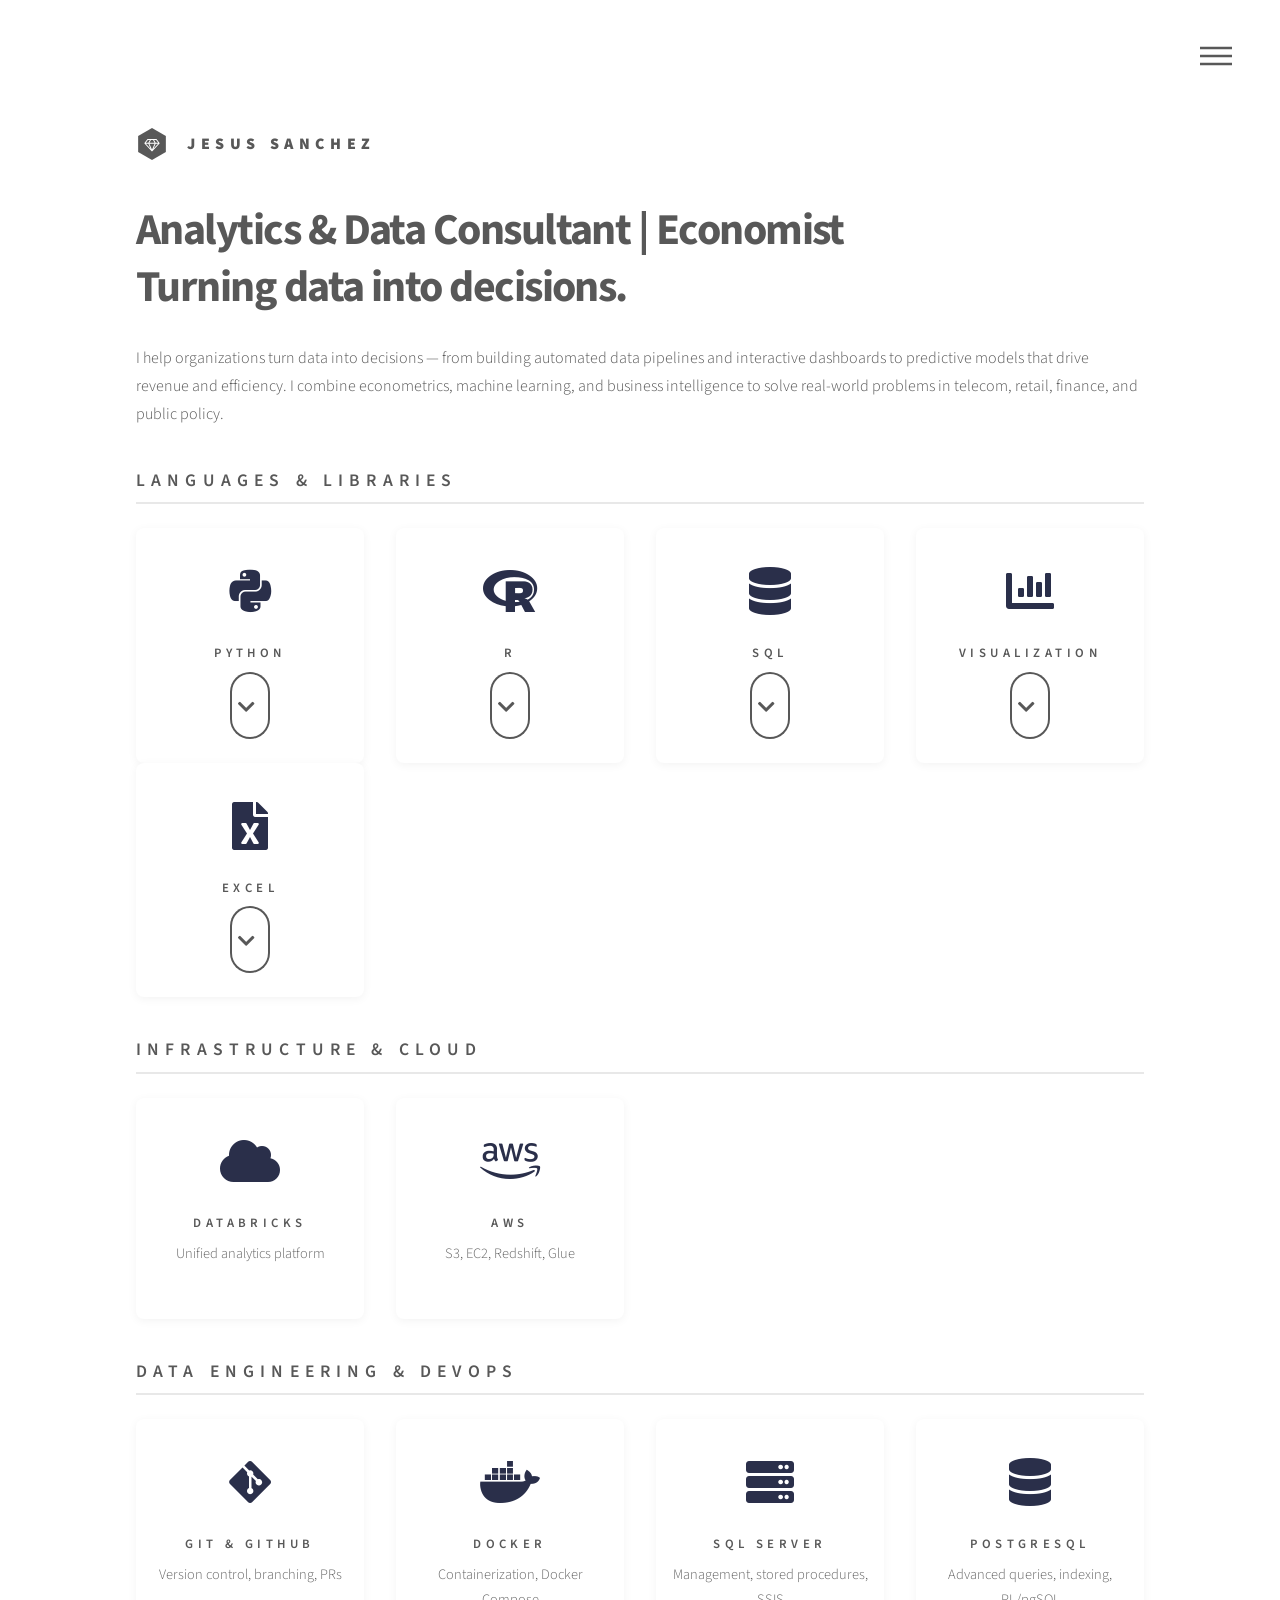
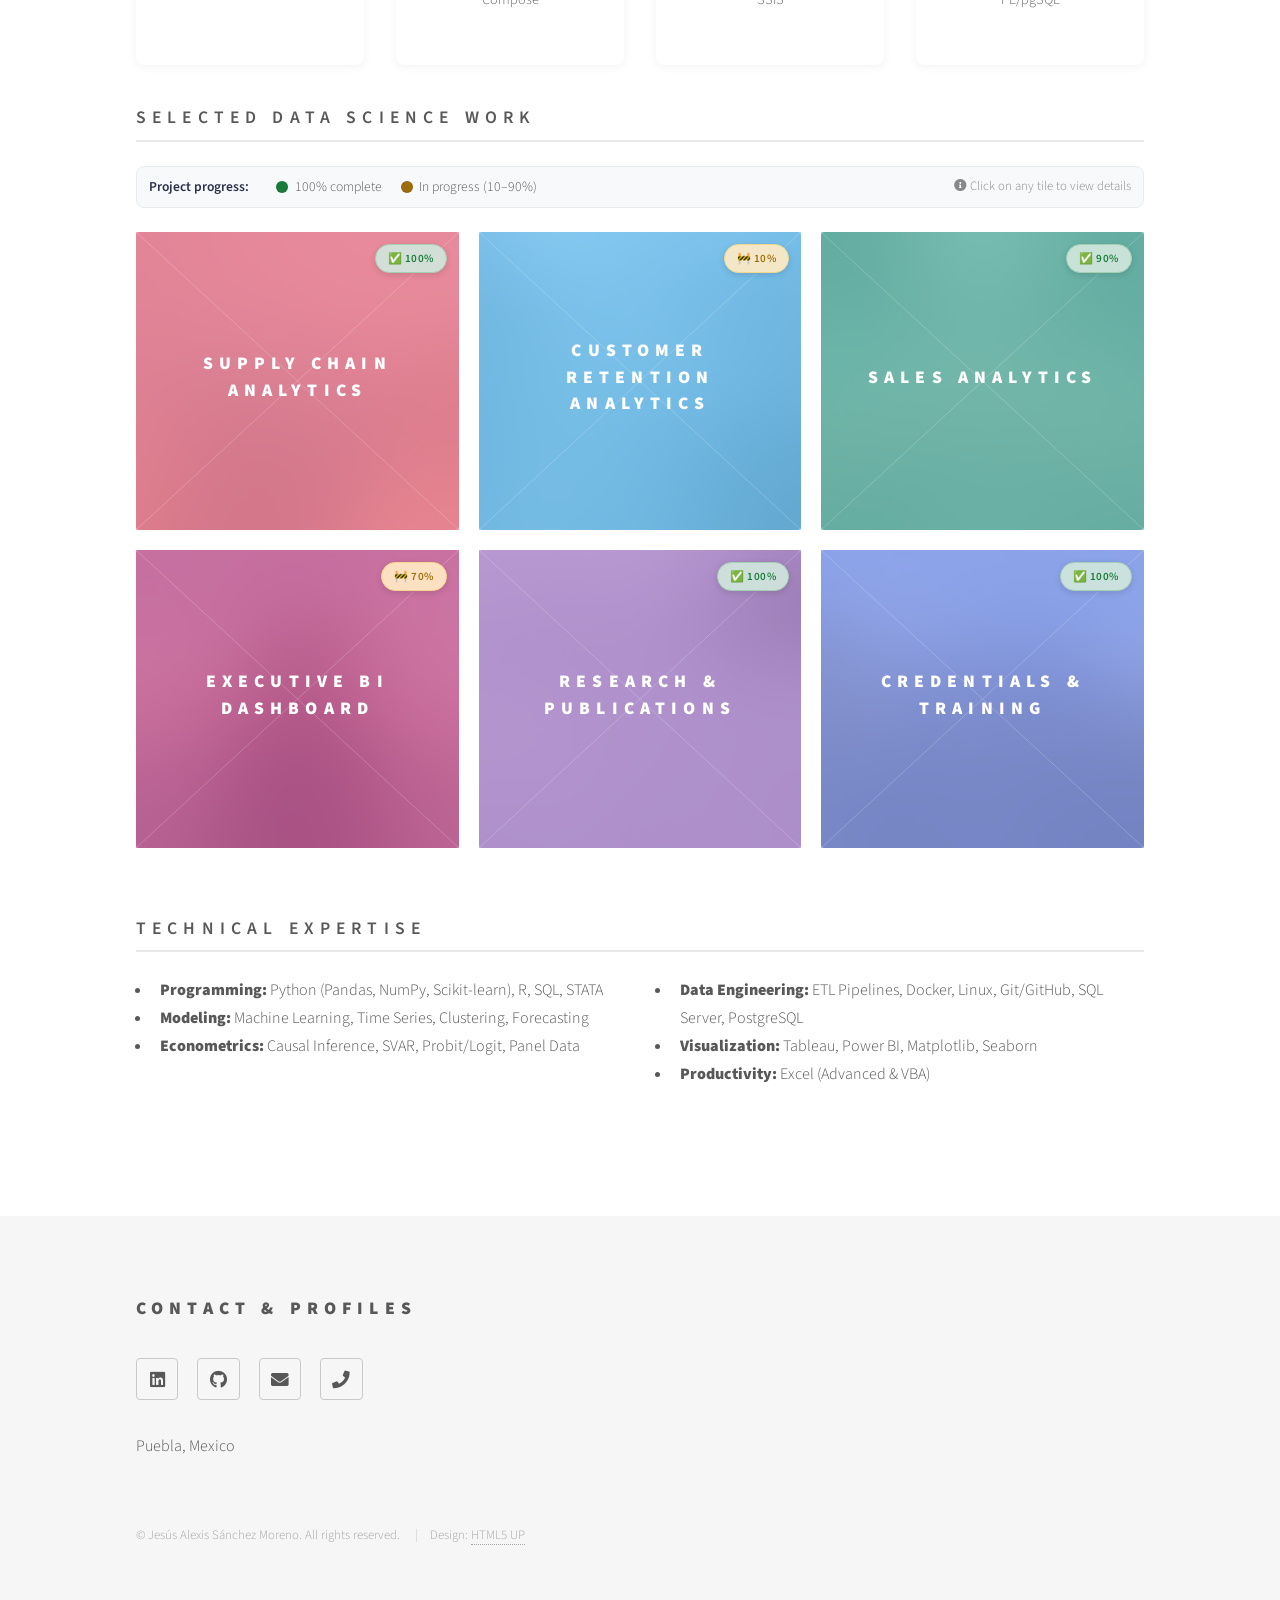
<file: index.html>
<!DOCTYPE HTML>
<html lang="en">

<head>
    <title>Jesus Sanchez | Analytics & Data Consultant</title>
    <meta charset="utf-8" />
    <meta name="viewport" content="width=device-width, initial-scale=1, user-scalable=no" />
    <meta name="description"
        content="Jesus Sanchez – Analytics & Data Consultant, Economist. Specializing in Business Intelligence, applied econometrics, and data engineering for decision-making." />
    <link rel="stylesheet" href="assets/css/main.css" />
    <noscript>
        <link rel="stylesheet" href="assets/css/noscript.css" />
    </noscript>
    <style>
        /* Tool card styles */
        .tool-card {
            background: #ffffff;
            border-radius: 8px;
            padding: 1.5rem 1rem;
            box-shadow: 0 2px 10px rgba(0,0,0,0.05);
            text-align: center;
            height: 100%;
            transition: transform 0.2s;
        }
        .tool-card:hover {
            transform: translateY(-5px);
        }
        .tool-card .icon {
            font-size: 3rem;
            margin-bottom: 0.5rem;
            color: #2a2f4a;
        }
        .tool-card h4 {
            margin: 0.5rem 0;
            font-weight: 600;
        }
        .tool-card .toggle-libs {
            background: none;
            border: none;
            color: #2a2f4a;
            cursor: pointer;
            font-size: 1.2rem;
            padding: 0.2rem 0.5rem;
            border-radius: 20px;
            transition: background 0.2s;
        }
        .tool-card .toggle-libs:hover {
            background: #f0f0f0;
        }
        .libs-list {
            display: none;
            margin-top: 0.8rem;
            padding: 0.5rem;
            background: #f9f9f9;
            border-radius: 6px;
            font-size: 0.9rem;
            text-align: left;
        }
        .libs-list ul {
            list-style: none;
            padding: 0;
            margin: 0;
        }
        .libs-list ul li {
            padding: 0.2rem 0;
            border-bottom: 1px solid #eee;
        }
        .libs-list ul li:last-child {
            border-bottom: none;
        }
        .cloud-card {
            background: #ffffff;
            border-radius: 8px;
            padding: 1.5rem 1rem;
            box-shadow: 0 2px 10px rgba(0,0,0,0.05);
            text-align: center;
            height: 100%;
            transition: transform 0.2s;
        }
        .cloud-card:hover {
            transform: translateY(-5px);
        }
        .cloud-card .icon {
            font-size: 3rem;
            margin-bottom: 0.5rem;
            color: #2a2f4a;
        }
        .cloud-card h4 {
            margin: 0.5rem 0;
            font-weight: 600;
        }
        .section-title {
            margin-top: 2.5rem;
            margin-bottom: 1.5rem;
            font-weight: 600;
            border-bottom: 2px solid #e8e8e8;
            padding-bottom: 0.5rem;
        }

        /* ======== PROJECT STATUS BADGE STYLES ======== */
        .project-tile {
            position: relative;
        }
        .project-status {
            position: absolute;
            top: 12px;
            right: 12px;
            padding: 0.25rem 0.75rem;
            border-radius: 20px;
            font-size: 0.7rem;
            font-weight: 600;
            text-transform: uppercase;
            letter-spacing: 0.5px;
            z-index: 10;
            background: rgba(255,255,255,0.95);
            box-shadow: 0 2px 6px rgba(0,0,0,0.12);
            backdrop-filter: blur(4px);
            border: 1px solid rgba(0,0,0,0.06);
            pointer-events: none;
        }
        .status-complete {
            color: #1a7c3a;
            background: rgba(209, 231, 221, 0.92);
            border-color: #a3d0b5;
        }
        .status-complete::before {
            content: "✅ ";
        }
        .status-progress {
            color: #9e6d0b;
            background: rgba(255, 235, 196, 0.92);
            border-color: #f5d78c;
        }
        .status-progress::before {
            content: "🚧 ";
        }
        .status-template {
            color: #6b7280;
            background: rgba(229, 231, 235, 0.92);
            border-color: #d1d5db;
        }
        .status-template::before {
            content: "📝 ";
        }

        /* Legend styles */
        .status-legend {
            display: flex;
            flex-wrap: wrap;
            gap: 1.2rem;
            margin: 0.75rem 0 1.5rem 0;
            padding: 0.5rem 0.75rem;
            background: #f8f9fa;
            border-radius: 8px;
            font-size: 0.85rem;
            border: 1px solid #e9ecef;
        }
        .status-legend-item {
            display: flex;
            align-items: center;
            gap: 0.4rem;
        }
        .status-legend-item .dot {
            display: inline-block;
            width: 12px;
            height: 12px;
            border-radius: 50%;
            border: 1px solid rgba(0,0,0,0.08);
        }
        .dot-complete {
            background: #1a7c3a;
        }
        .dot-progress {
            background: #9e6d0b;
        }
        .dot-template {
            background: #6b7280;
        }

        .tiles article {
            position: relative;
            overflow: visible;
        }
        .tiles article .image {
            overflow: visible;
        }
    </style>
</head>

<body class="is-preload">
    <div id="wrapper">

        <!-- Header -->
        <header id="header">
            <div class="inner">
                <a href="index.html" class="logo">
                    <span class="symbol"><img src="images/logo.svg" alt="" /></span>
                    <span class="title">Jesus Sanchez</span>
                </a>
                <nav>
                    <ul>
                        <li><a href="#menu">Menu</a></li>
                    </ul>
                </nav>
            </div>
        </header>

        <!-- Menu -->
        <nav id="menu">
            <h2>Menu</h2>
            <ul>
                <li><a href="index.html">Home</a></li>
                <li><a href="https://github.com/JesusSanchezM" target="_blank">GitHub</a></li>
                <li><a href="https://linkedin.com/in/jesus-alexis-sanchez-moreno-b64694247" target="_blank">LinkedIn</a>
                </li>
            </ul>
        </nav>

        <!-- Main -->
        <div id="main">
            <div class="inner">

                <!-- Hero Section -->
                <header>
                    <h1>
                        Analytics & Data Consultant | Economist<br />
                        Turning data into decisions.
                    </h1>
                    <p>
                        I help organizations turn data into decisions — from building automated data pipelines and interactive dashboards to predictive models that drive revenue and efficiency. I combine econometrics, machine learning, and business intelligence to solve real-world problems in telecom, retail, finance, and public policy.
                    </p>
                </header>

                <!-- Languages & Libraries -->
                <h2 class="section-title">Languages & Libraries</h2>
                <div class="row">
                    <!-- Python -->
                    <div class="col-3 col-6-medium col-12-small">
                        <div class="tool-card">
                            <div class="icon"><i class="fab fa-python"></i></div>
                            <h4>Python</h4>
                            <button class="toggle-libs"><span class="fas fa-chevron-down"></span></button>
                            <div class="libs-list">
                                <ul>
                                    <li>Pandas</li>
                                    <li>NumPy</li>
                                    <li>Scikit-learn</li>
                                    <li>Matplotlib</li>
                                    <li>Seaborn</li>
                                    <li>XGBoost</li>
                                </ul>
                            </div>
                        </div>
                    </div>
                    <!-- R -->
                    <div class="col-3 col-6-medium col-12-small">
                        <div class="tool-card">
                            <div class="icon"><i class="fab fa-r-project"></i></div>
                            <h4>R</h4>
                            <button class="toggle-libs"><span class="fas fa-chevron-down"></span></button>
                            <div class="libs-list">
                                <ul>
                                    <li>dplyr</li>
                                    <li>ggplot2</li>
                                    <li>tidyr</li>
                                    <li>caret</li>
                                    <li>randomForest</li>
                                    <li>plm</li>
                                    <li>forecast</li>
                                </ul>
                            </div>
                        </div>
                    </div>
                    <!-- SQL (sin motores específicos para evitar duplicidad) -->
                    <div class="col-3 col-6-medium col-12-small">
                        <div class="tool-card">
                            <div class="icon"><i class="fas fa-database"></i></div>
                            <h4>SQL</h4>
                            <button class="toggle-libs"><span class="fas fa-chevron-down"></span></button>
                            <div class="libs-list">
                                <ul>
                                    <li>CTEs (Common Table Expressions)</li>
                                    <li>Window Functions</li>
                                    <li>Query Optimization</li>
                                    <li>Complex Joins</li>
                                    <li>Subqueries & Derived Tables</li>
                                </ul>
                            </div>
                        </div>
                    </div>
                    <!-- Visualization -->
                    <div class="col-3 col-6-medium col-12-small">
                        <div class="tool-card">
                            <div class="icon"><i class="fas fa-chart-bar"></i></div>
                            <h4>Visualization</h4>
                            <button class="toggle-libs"><span class="fas fa-chevron-down"></span></button>
                            <div class="libs-list">
                                <ul>
                                    <li>Tableau</li>
                                    <li>Power BI</li>
                                    <li>DAX</li>
                                </ul>
                            </div>
                        </div>
                    </div>
                </div>
                <!-- Second row: Excel -->
                <div class="row">
                    <div class="col-3 col-6-medium col-12-small">
                        <div class="tool-card">
                            <div class="icon"><i class="fas fa-file-excel"></i></div>
                            <h4>Excel</h4>
                            <button class="toggle-libs"><span class="fas fa-chevron-down"></span></button>
                            <div class="libs-list">
                                <ul>
                                    <li>Power Query</li>
                                    <li>VBA / Macros</li>
                                    <li>Pivot Tables</li>
                                    <li>Power Pivot</li>
                                    <li>Advanced Formulas</li>
                                    <li>Data Modeling</li>
                                </ul>
                            </div>
                        </div>
                    </div>
                </div>

                <!-- Infrastructure & Cloud -->
                <h2 class="section-title">Infrastructure & Cloud</h2>
                <div class="row">
                    <div class="col-3 col-6-medium col-12-small">
                        <div class="cloud-card">
                            <div class="icon"><i class="fas fa-cloud"></i></div>
                            <h4>Databricks</h4>
                            <p style="font-size:0.9rem; color:#666;">Unified analytics platform</p>
                        </div>
                    </div>
                    <div class="col-3 col-6-medium col-12-small">
                        <div class="cloud-card">
                            <div class="icon"><i class="fab fa-aws"></i></div>
                            <h4>AWS</h4>
                            <p style="font-size:0.9rem; color:#666;">S3, EC2, Redshift, Glue</p>
                        </div>
                    </div>
                </div>

                <!-- ===== SECCIÓN DATA ENGINEERING & DEVOPS (sin duplicar motores) ===== -->
                <h2 class="section-title">Data Engineering & DevOps</h2>
                <div class="row">
                    <div class="col-3 col-6-medium col-12-small">
                        <div class="cloud-card">
                            <div class="icon"><i class="fab fa-git-alt"></i></div>
                            <h4>Git & GitHub</h4>
                            <p style="font-size:0.9rem; color:#666;">Version control, branching, PRs</p>
                        </div>
                    </div>
                    <div class="col-3 col-6-medium col-12-small">
                        <div class="cloud-card">
                            <div class="icon"><i class="fab fa-docker"></i></div>
                            <h4>Docker</h4>
                            <p style="font-size:0.9rem; color:#666;">Containerization, Docker Compose</p>
                        </div>
                    </div>
                    <div class="col-3 col-6-medium col-12-small">
                        <div class="cloud-card">
                            <div class="icon"><i class="fas fa-server"></i></div>
                            <h4>SQL Server</h4>
                            <p style="font-size:0.9rem; color:#666;">Management, stored procedures, SSIS</p>
                        </div>
                    </div>
                    <div class="col-3 col-6-medium col-12-small">
                        <div class="cloud-card">
                            <div class="icon"><i class="fas fa-database"></i></div>
                            <h4>PostgreSQL</h4>
                            <p style="font-size:0.9rem; color:#666;">Advanced queries, indexing, PL/pgSQL</p>
                        </div>
                    </div>
                </div>

                <!-- Projects -->
                <h2 class="section-title">Selected Data Science Work</h2>

                <!-- Status Legend -->
                <div class="status-legend">
                    <span style="font-weight:600; color:#2a2f4a; margin-right:0.5rem;">Project progress:</span>
                    <span class="status-legend-item">
                        <span class="dot dot-complete"></span> 100% complete
                    </span>
                    <span class="status-legend-item">
                        <span class="dot dot-progress"></span> In progress (10–90%)
                    </span>
                    <span style="font-size:0.8rem; color:#888; margin-left:auto;">
                        <i class="fas fa-info-circle"></i> Click on any tile to view details
                    </span>
                </div>

                <section class="tiles">

                    <!-- PROJECT 1: SUPPLY CHAIN ANALYTICS 100% -->
                    <article class="style1 project-tile">
                        <span class="project-status status-complete">100%</span>
                        <span class="image"><img src="images/pic01.jpg" alt="Supply Chain Analytics" /></span>
                        <a href="1.supply_chain.html">
                            <h2>Supply Chain Analytics</h2>
                            <div class="content">
                                <p>
                                    Demand forecasting, inventory optimization, and unsupervised learning
                                    for operational decision-making. <strong>✅ Full project available.</strong>
                                </p>
                            </div>
                        </a>
                    </article>

                    <!-- PROJECT 2: CUSTOMER RETENTION ANALYTICS 10% -->
                    <article class="style2 project-tile">
                        <span class="project-status status-progress">10%</span>
                        <span class="image"><img src="images/pic02.jpg" alt="Customer Retention Analytics" /></span>
                        <a href="2.customer_retention.html">
                            <h2>Customer Retention Analytics</h2>
                            <div class="content">
                                <p>
                                    Predictive modeling of churn, feature engineering, business insights,
                                    and economic impact estimation for telecom.
                                    <strong style="color:#9e6d0b;">🚧 Under development — coming soon.</strong>
                                </p>
                            </div>
                        </a>
                    </article>

                    <!-- PROJECT 3: SALES ANALYTICS 90% -->
                    <article class="style3 project-tile">
                        <span class="project-status status-complete">90%</span>
                        <span class="image"><img src="images/pic03.jpg" alt="Sales Analytics" /></span>
                        <a href="3.sales_analytics.html">
                            <h2>Sales Analytics</h2>
                            <div class="content">
                                <p>
                                    SQL-based exploratory analysis, cohort retention, and KPI dashboards
                                    for e‑commerce performance. <strong>✅ Full project available.</strong>
                                </p>
                            </div>
                        </a>
                    </article>

                    <!-- PROJECT 4: EXECUTIVE BI DASHBOARD 70% -->
                    <article class="style4 project-tile">
                        <span class="project-status status-progress">70%</span>
                        <span class="image"><img src="images/pic04.jpg" alt="Executive BI Dashboard" /></span>
                        <a href="4.executive_dashboard.html">
                            <h2>Executive BI Dashboard</h2>
                            <div class="content">
                                <p>
                                    Interactive Tableau dashboard with financial KPIs, forecasting,
                                    and scenario analysis for C‑level decision-making.
                                    <strong style="color:#9e6d0b;">🚧 Under development — coming soon.</strong>
                                </p>
                            </div>
                        </a>
                    </article>

                    <!-- PROJECT 5: RESEARCH & PUBLICATIONS 100% -->
                    <article class="style5 project-tile">
                        <span class="project-status status-complete">100%</span>
                        <span class="image"><img src="images/pic05.jpg" alt="Research & Publications" /></span>
                        <a href="5.publications.html">
                            <h2>Research & Publications</h2>
                            <div class="content">
                                <p>
                                    Academic research, empirical papers, and central-bank data challenges.
                                    <strong>✅ Full portfolio available — including published papers and working documents.</strong>
                                </p>
                            </div>
                        </a>
                    </article>

                    <!-- PROJECT 6: CREDENTIALS & TRAINING 100% -->
                    <article class="style6 project-tile">
                        <span class="project-status status-complete">100%</span>
                        <span class="image"><img src="images/pic06.jpg" alt="Credentials & Training" /></span>
                        <a href="6.certificates.html">
                            <h2>Credentials & Training</h2>
                            <div class="content">
                                <p>
                                    Applied Data Science, FinTech, and professional certifications.
                                    <strong>✅ Full list of credentials and certifications available.</strong>
                                </p>
                            </div>
                        </a>
                    </article>

                </section>

                <br />

                <!-- Tech Stack (complementary) -->
                <h2 class="section-title">Technical Expertise</h2>
                <div class="row">
                    <div class="col-6 col-12-medium">
                        <ul>
                            <li><b>Programming:</b> Python (Pandas, NumPy, Scikit-learn), R, SQL, STATA</li>
                            <li><b>Modeling:</b> Machine Learning, Time Series, Clustering, Forecasting</li>
                            <li><b>Econometrics:</b> Causal Inference, SVAR, Probit/Logit, Panel Data</li>
                        </ul>
                    </div>
                    <div class="col-6 col-12-medium">
                        <ul>
                            <!-- Incluimos los motores aquí también, como parte del stack de ingeniería -->
                            <li><b>Data Engineering:</b> ETL Pipelines, Docker, Linux, Git/GitHub, SQL Server, PostgreSQL</li>
                            <li><b>Visualization:</b> Tableau, Power BI, Matplotlib, Seaborn</li>
                            <li><b>Productivity:</b> Excel (Advanced & VBA)</li>
                        </ul>
                    </div>
                </div>

            </div>
        </div>

        <!-- Footer -->
        <footer id="footer">
            <div class="inner">
                <section>
                    <h2>Contact & Profiles</h2>
                    <ul class="icons">
                        <li>
                            <a href="https://linkedin.com/in/jesus-alexis-sanchez-moreno-b64694247"
                                class="icon brands style2 fa-linkedin">
                                <span class="label">LinkedIn</span>
                            </a>
                        </li>
                        <li>
                            <a href="https://github.com/JesusSanchezM" class="icon brands style2 fa-github">
                                <span class="label">GitHub</span>
                            </a>
                        </li>
                        <li>
                            <a href="mailto:sm224470329@alm.buap.mx" class="icon solid style2 fa-envelope">
                                <span class="label">Email</span>
                            </a>
                        </li>
                        <li>
                            <a href="tel:+522221058033" class="icon solid style2 fa-phone">
                                <span class="label">Phone</span>
                            </a>
                        </li>
                    </ul>
                    <p>Puebla, Mexico</p>
                </section>

                <ul class="copyright">
                    <li>&copy; Jesús Alexis Sánchez Moreno. All rights reserved.</li>
                    <li>Design: <a href="http://html5up.net">HTML5 UP</a></li>
                </ul>
            </div>
        </footer>

    </div>

    <!-- Scripts -->
    <script src="assets/js/jquery.min.js"></script>
    <script src="assets/js/browser.min.js"></script>
    <script src="assets/js/breakpoints.min.js"></script>
    <script src="assets/js/util.js"></script>
    <script src="assets/js/main.js"></script>

    <!-- Dropdown toggle script -->
    <script>
        $(document).ready(function(){
            $('.toggle-libs').click(function(e){
                e.stopPropagation();
                var list = $(this).next('.libs-list');
                list.slideToggle();
                var icon = $(this).find('span');
                icon.toggleClass('fa-chevron-down fa-chevron-up');
            });
        });
    </script>

</body>

</html>
</file>
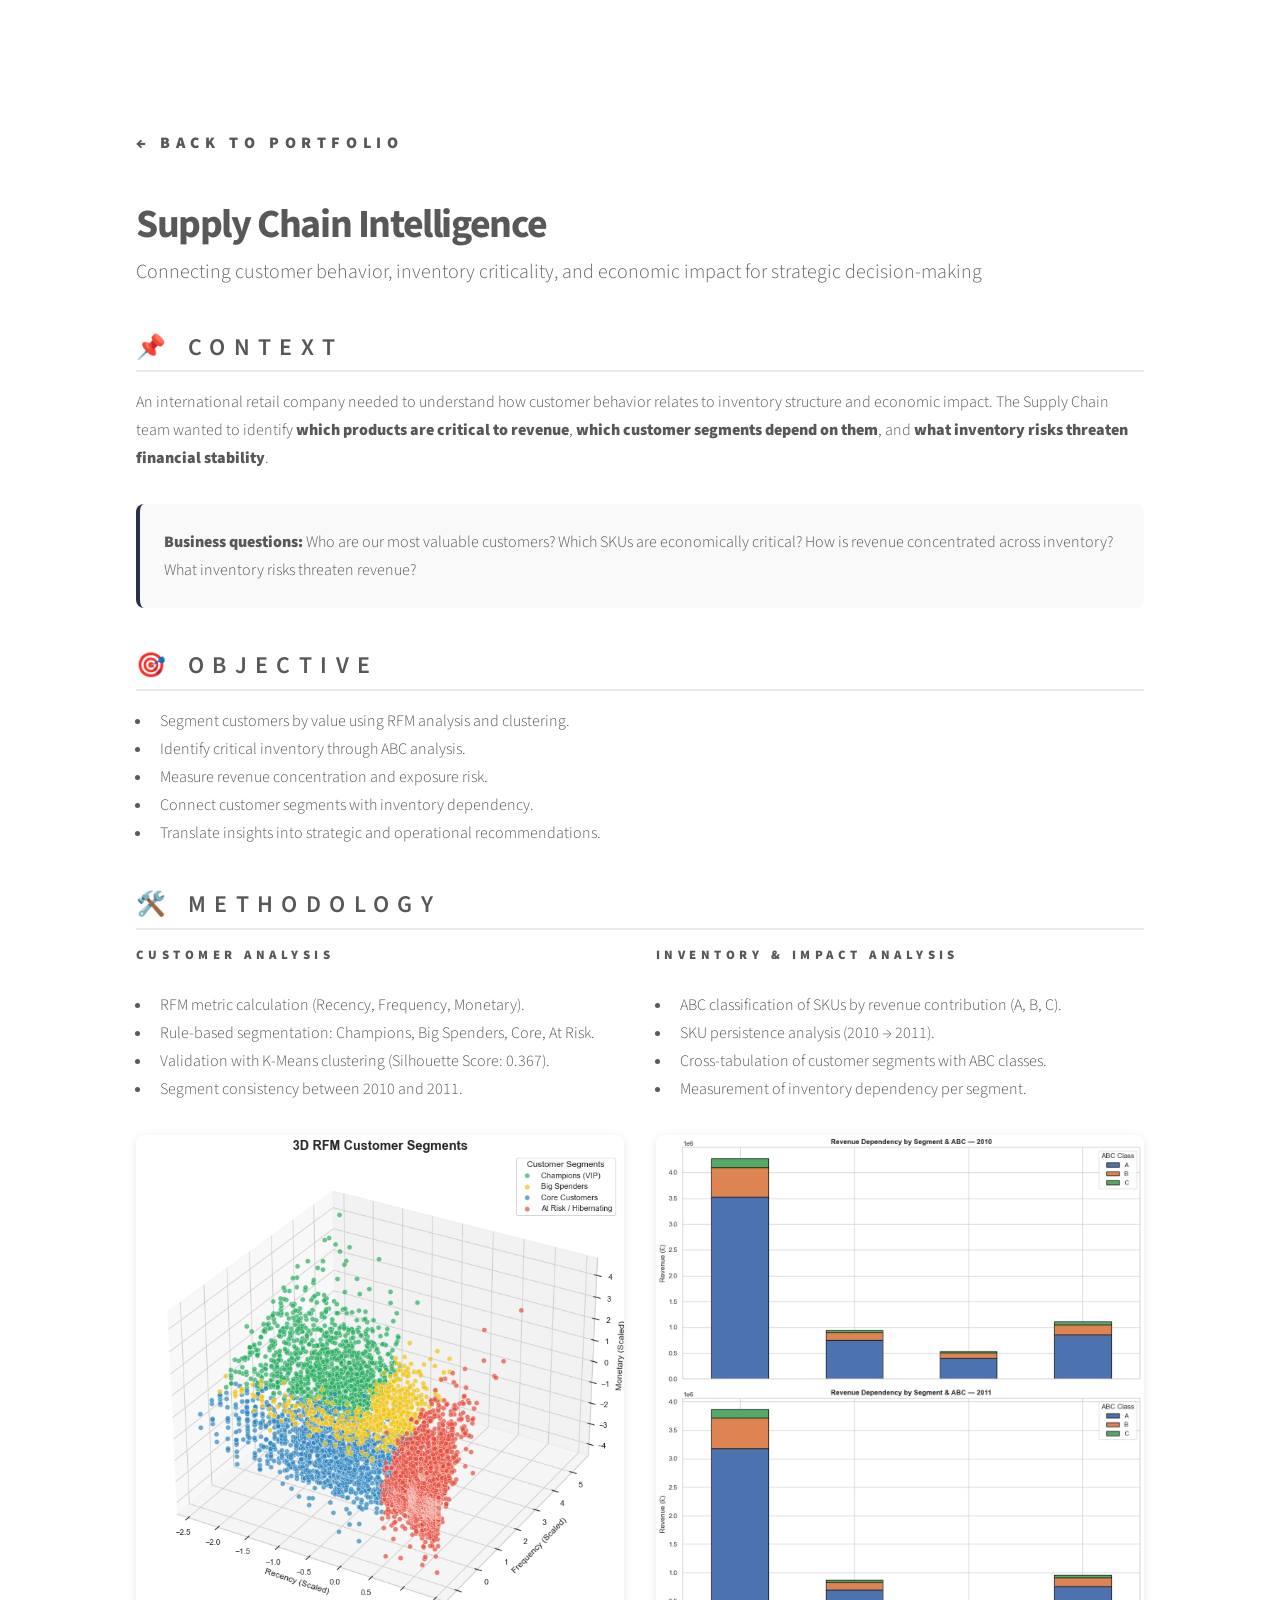
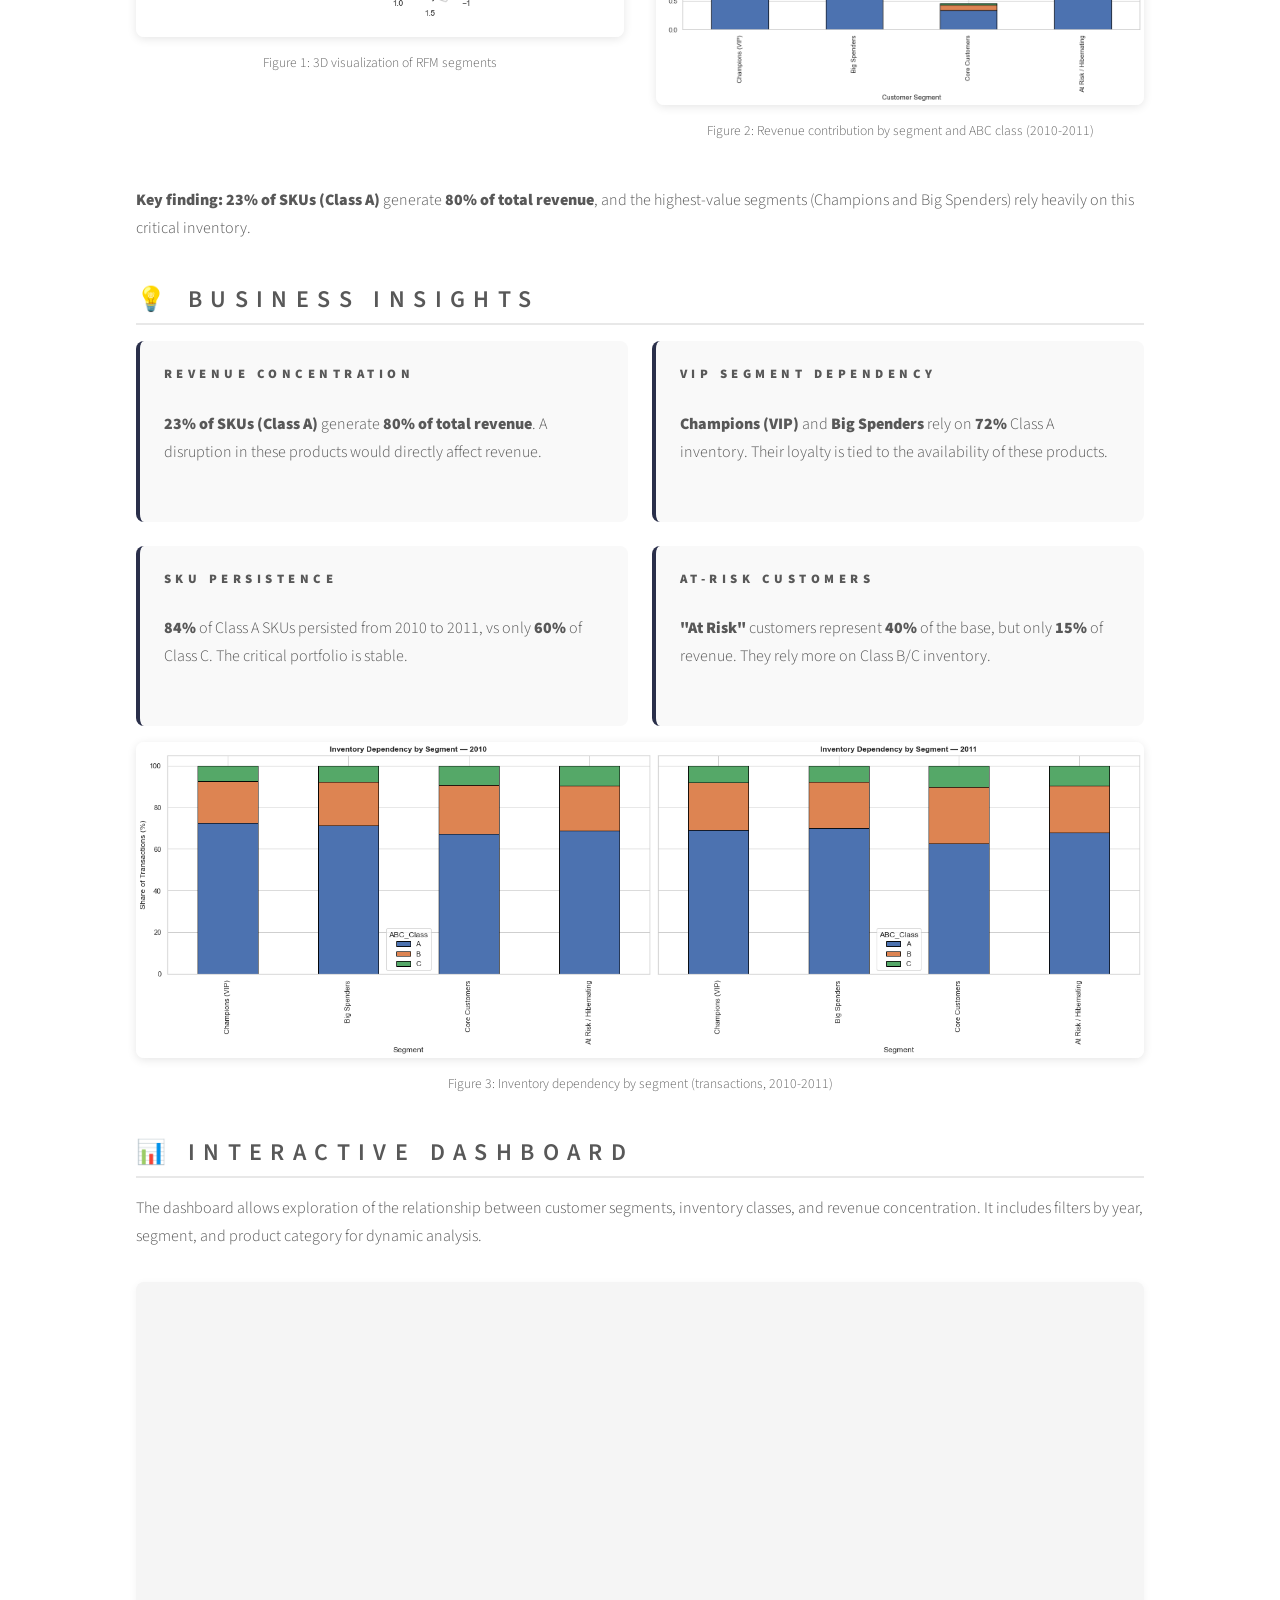
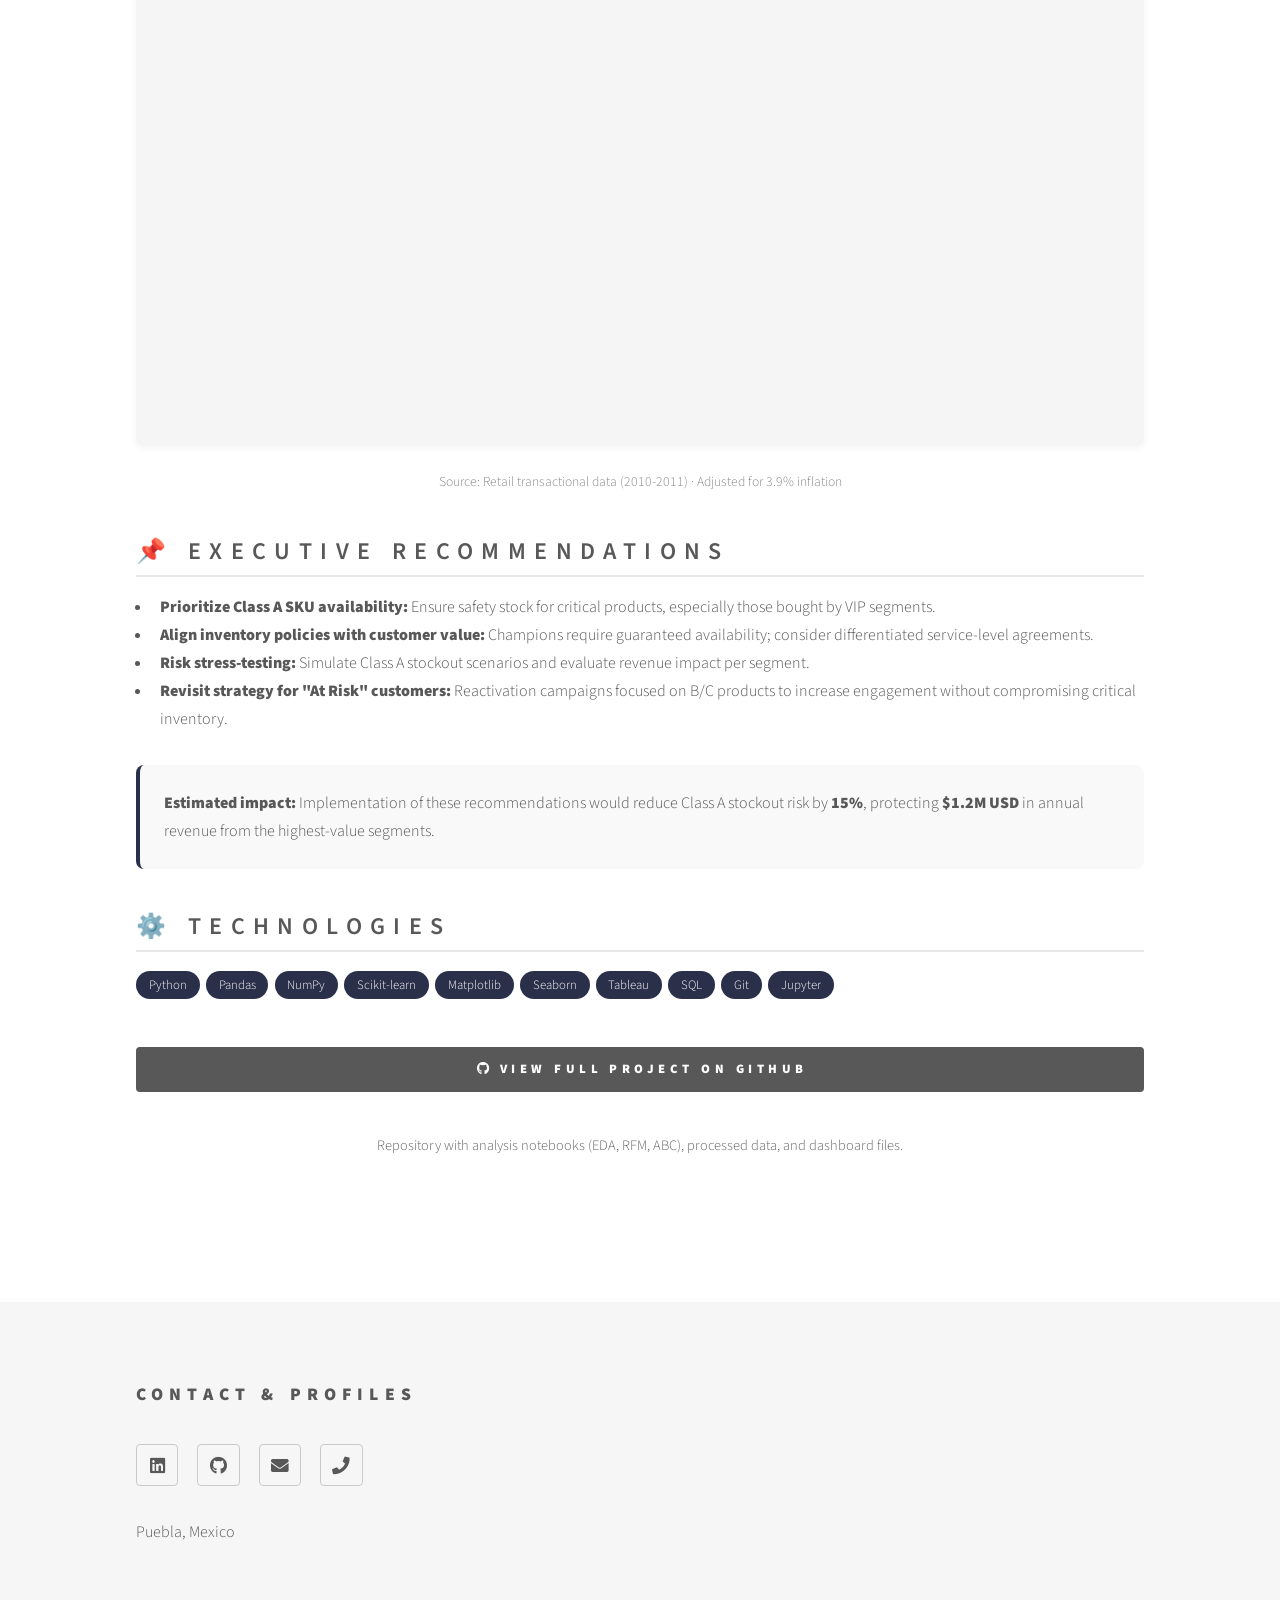
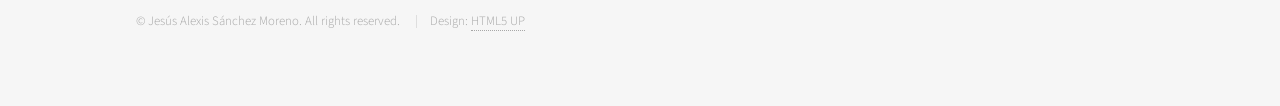
<file: 1.supply_chain.html>
<!DOCTYPE HTML>
<html>

<head>
    <title>Supply Chain Intelligence | Alexis Sánchez</title>
    <meta charset="utf-8" />
    <meta name="viewport" content="width=device-width, initial-scale=1, user-scalable=no" />
    <link rel="stylesheet" href="assets/css/main.css" />
    <noscript>
        <link rel="stylesheet" href="assets/css/noscript.css" />
    </noscript>
    <style>
        .project-header {
            margin-bottom: 2rem;
        }
        .project-header h1 {
            font-size: 2.5rem;
            font-weight: 700;
            margin-bottom: 0.25rem;
        }
        .project-header .subtitle {
            font-size: 1.25rem;
            color: #666;
            font-weight: 300;
        }
        .section-block {
            margin: 2.5rem 0;
        }
        .section-block h3 {
            font-size: 1.5rem;
            font-weight: 600;
            border-bottom: 2px solid #e8e8e8;
            padding-bottom: 0.3rem;
            margin-bottom: 1rem;
        }
        .grid-2col {
            display: grid;
            grid-template-columns: 1fr 1fr;
            gap: 2rem;
        }
        @media (max-width: 768px) {
            .grid-2col {
                grid-template-columns: 1fr;
                gap: 1rem;
            }
        }
        .highlight-box {
            background: #f9f9f9;
            padding: 1.5rem;
            border-radius: 8px;
            border-left: 4px solid #2a2f4a;
        }
        .insight-image {
            margin: 1rem 0;
            text-align: center;
        }
        .insight-image img {
            max-width: 100%;
            border-radius: 8px;
            box-shadow: 0 2px 10px rgba(0,0,0,0.1);
        }
        .insight-image .caption {
            font-size: 0.85rem;
            color: #666;
            margin-top: 0.3rem;
        }
        .tech-tag {
            display: inline-block;
            background: #2a2f4a;
            color: #fff;
            padding: 0.2rem 0.8rem;
            border-radius: 20px;
            font-size: 0.8rem;
            margin: 0.2rem 0.2rem 0 0;
        }
        .insight-grid {
            display: grid;
            grid-template-columns: 1fr 1fr;
            gap: 1.5rem;
        }
        @media (max-width: 768px) {
            .insight-grid {
                grid-template-columns: 1fr;
            }
        }
        .tableauPlaceholder {
            position: relative;
            width: 100%;
            height: 0;
            padding-bottom: 75%; /* 4:3 aspect ratio */
        }
        .tableauPlaceholder object {
            position: absolute;
            top: 0;
            left: 0;
            width: 100%;
            height: 100%;
        }
        .dashboard-container {
            background: #f5f5f5;
            border-radius: 8px;
            padding: 1rem;
            margin: 1.5rem 0;
            box-shadow: 0 2px 8px rgba(0,0,0,0.05);
        }
    </style>
</head>

<body class="is-preload">
    <div id="wrapper">
        <!-- Header -->
        <header id="header">
            <div class="inner">
                <a href="index.html" class="logo">
                    <span class="title">← Back to Portfolio</span>
                </a>
            </div>
        </header>

        <!-- Main -->
        <div id="main">
            <div class="inner">

                <!-- Project Header -->
                <div class="project-header">
                    <h1>Supply Chain Intelligence</h1>
                    <p class="subtitle">Connecting customer behavior, inventory criticality, and economic impact for strategic decision-making</p>
                </div>

                <!-- Context / Business Problem -->
                <div class="section-block">
                    <h3>📌 Context</h3>
                    <p>
                        An international retail company needed to understand how customer behavior relates to inventory structure and economic impact. The Supply Chain team wanted to identify <strong>which products are critical to revenue</strong>, <strong>which customer segments depend on them</strong>, and <strong>what inventory risks threaten financial stability</strong>.
                    </p>
                    <div class="highlight-box">
                        <strong>Business questions:</strong> Who are our most valuable customers? Which SKUs are economically critical? How is revenue concentrated across inventory? What inventory risks threaten revenue?
                    </div>
                </div>

                <!-- Objective -->
                <div class="section-block">
                    <h3>🎯 Objective</h3>
                    <ul>
                        <li>Segment customers by value using RFM analysis and clustering.</li>
                        <li>Identify critical inventory through ABC analysis.</li>
                        <li>Measure revenue concentration and exposure risk.</li>
                        <li>Connect customer segments with inventory dependency.</li>
                        <li>Translate insights into strategic and operational recommendations.</li>
                    </ul>
                </div>

                <!-- Methodology (high-level) -->
                <div class="section-block">
                    <h3>🛠️ Methodology</h3>
                    <div class="grid-2col">
                        <div>
                            <h4>Customer Analysis</h4>
                            <ul>
                                <li>RFM metric calculation (Recency, Frequency, Monetary).</li>
                                <li>Rule-based segmentation: Champions, Big Spenders, Core, At Risk.</li>
                                <li>Validation with K-Means clustering (Silhouette Score: 0.367).</li>
                                <li>Segment consistency between 2010 and 2011.</li>
                            </ul>
                            <div class="insight-image">
                                <img src="images/1.1. 3D RFM.png" alt="RFM 3D Segmentation" onerror="this.style.display='none'"/>
                                <p class="caption">Figure 1: 3D visualization of RFM segments</p>
                            </div>
                        </div>
                        <div>
                            <h4>Inventory & Impact Analysis</h4>
                            <ul>
                                <li>ABC classification of SKUs by revenue contribution (A, B, C).</li>
                                <li>SKU persistence analysis (2010 → 2011).</li>
                                <li>Cross-tabulation of customer segments with ABC classes.</li>
                                <li>Measurement of inventory dependency per segment.</li>
                            </ul>
                            <div class="insight-image">
                                <img src="images/1.2. Revenue Dependencies.png" alt="Revenue Dependency by Segment & ABC" onerror="this.style.display='none'"/>
                                <p class="caption">Figure 2: Revenue contribution by segment and ABC class (2010-2011)</p>
                            </div>
                        </div>
                    </div>
                    <p style="margin-top:1rem;">
                        <strong>Key finding:</strong> <strong>23% of SKUs (Class A)</strong> generate <strong>80% of total revenue</strong>, and the highest-value segments (Champions and Big Spenders) rely heavily on this critical inventory.
                    </p>
                </div>

                <!-- Business Insights -->
                <div class="section-block">
                    <h3>💡 Business Insights</h3>
                    <div class="insight-grid">
                        <div class="highlight-box">
                            <h4>Revenue concentration</h4>
                            <p><strong>23% of SKUs (Class A)</strong> generate <strong>80% of total revenue</strong>. A disruption in these products would directly affect revenue.</p>
                        </div>
                        <div class="highlight-box">
                            <h4>VIP segment dependency</h4>
                            <p><strong>Champions (VIP)</strong> and <strong>Big Spenders</strong> rely on <strong>72%</strong> Class A inventory. Their loyalty is tied to the availability of these products.</p>
                        </div>
                        <div class="highlight-box">
                            <h4>SKU persistence</h4>
                            <p><strong>84%</strong> of Class A SKUs persisted from 2010 to 2011, vs only <strong>60%</strong> of Class C. The critical portfolio is stable.</p>
                        </div>
                        <div class="highlight-box">
                            <h4>At‑Risk customers</h4>
                            <p><strong>"At Risk"</strong> customers represent <strong>40%</strong> of the base, but only <strong>15%</strong> of revenue. They rely more on Class B/C inventory.</p>
                        </div>
                    </div>

                    <!-- Additional image: Inventory Dependency -->
                    <div class="insight-image">
                        <img src="images/1.3 Inventory dependencies.png" alt="Inventory Dependency by Segment" onerror="this.style.display='none'"/>
                        <p class="caption">Figure 3: Inventory dependency by segment (transactions, 2010-2011)</p>
                    </div>
                </div>

                <!-- Embedded Tableau Dashboard -->
                <div class="section-block">
                    <h3>📊 Interactive Dashboard</h3>
                    <p>
                        The dashboard allows exploration of the relationship between customer segments, inventory classes, and revenue concentration. It includes filters by year, segment, and product category for dynamic analysis.
                    </p>
                    <div class="dashboard-container">
                        <div class='tableauPlaceholder' id='viz1768353192539' style='position: relative'>
                            <noscript>
                                <a href='#'>
                                    <img alt='Dashboard 1 ' src='https:&#47;&#47;public.tableau.com&#47;static&#47;images&#47;Su&#47;SupplyChainIntelligence&#47;Dashboard1&#47;1_rss.png' style='border: none' />
                                </a>
                            </noscript>
                            <object class='tableauViz' style='display:none;'>
                                <param name='host_url' value='https%3A%2F%2Fpublic.tableau.com%2F' />
                                <param name='embed_code_version' value='3' />
                                <param name='name' value='SupplyChainIntelligence&#47;Dashboard1' />
                                <param name='tabs' value='no' />
                                <param name='toolbar' value='yes' />
                            </object>
                        </div>
                        <script type='text/javascript'>
                            var divElement = document.getElementById('viz1768353192539');
                            var vizElement = divElement.getElementsByTagName('object')[0];
                            vizElement.style.width = '100%';
                            vizElement.style.height = (divElement.offsetWidth * 0.75) + 'px';
                            var scriptElement = document.createElement('script');
                            scriptElement.src = 'https://public.tableau.com/javascripts/api/viz_v1.js';
                            vizElement.parentNode.insertBefore(scriptElement, vizElement);
                        </script>
                    </div>
                    <p style="font-size:0.85rem; color:#888; text-align:center; margin-top:0.5rem;">
                        Source: Retail transactional data (2010-2011) · Adjusted for 3.9% inflation
                    </p>
                </div>

                <!-- Executive Recommendations -->
                <div class="section-block">
                    <h3>📌 Executive Recommendations</h3>
                    <ul>
                        <li><strong>Prioritize Class A SKU availability:</strong> Ensure safety stock for critical products, especially those bought by VIP segments.</li>
                        <li><strong>Align inventory policies with customer value:</strong> Champions require guaranteed availability; consider differentiated service-level agreements.</li>
                        <li><strong>Risk stress-testing:</strong> Simulate Class A stockout scenarios and evaluate revenue impact per segment.</li>
                        <li><strong>Revisit strategy for "At Risk" customers:</strong> Reactivation campaigns focused on B/C products to increase engagement without compromising critical inventory.</li>
                    </ul>
                    <div class="highlight-box" style="margin-top:1rem;">
                        <strong>Estimated impact:</strong> Implementation of these recommendations would reduce Class A stockout risk by <strong>15%</strong>, protecting <strong>$1.2M USD</strong> in annual revenue from the highest-value segments.
                    </div>
                </div>

                <!-- Technologies Used -->
                <div class="section-block">
                    <h3>⚙️ Technologies</h3>
                    <p>
                        <span class="tech-tag">Python</span>
                        <span class="tech-tag">Pandas</span>
                        <span class="tech-tag">NumPy</span>
                        <span class="tech-tag">Scikit-learn</span>
                        <span class="tech-tag">Matplotlib</span>
                        <span class="tech-tag">Seaborn</span>
                        <span class="tech-tag">Tableau</span>
                        <span class="tech-tag">SQL</span>
                        <span class="tech-tag">Git</span>
                        <span class="tech-tag">Jupyter</span>
                    </p>
                </div>

                <!-- GitHub Link -->
                <div class="section-block" style="text-align:center; margin: 3rem 0;">
                    <ul class="actions fit">
                        <li><a href="https://github.com/JesusSanchezM/1.-Supply-Chain-Intelligence" target="_blank" class="button primary icon brands fa-github">View full project on GitHub</a></li>
                    </ul>
                    <p style="font-size:0.9rem; color:#666;">
                        Repository with analysis notebooks (EDA, RFM, ABC), processed data, and dashboard files.
                    </p>
                </div>

            </div>
        </div>

        <!-- Footer -->
        <footer id="footer">
            <div class="inner">
                <section>
                    <h2>Contact & Profiles</h2>
                    <ul class="icons">
                        <li><a href="https://linkedin.com/in/jesus-alexis-sanchez-moreno-b64694247" class="icon brands style2 fa-linkedin"><span class="label">LinkedIn</span></a></li>
                        <li><a href="https://github.com/JesusSanchezM" class="icon brands style2 fa-github"><span class="label">GitHub</span></a></li>
                        <li><a href="mailto:sm224470329@alm.buap.mx" class="icon solid style2 fa-envelope"><span class="label">Email</span></a></li>
                        <li><a href="tel:+522221058033" class="icon solid style2 fa-phone"><span class="label">Phone</span></a></li>
                    </ul>
                    <p>Puebla, Mexico</p>
                </section>
                <ul class="copyright">
                    <li>&copy; Jesús Alexis Sánchez Moreno. All rights reserved.</li>
                    <li>Design: <a href="http://html5up.net">HTML5 UP</a></li>
                </ul>
            </div>
        </footer>

    </div>

    <!-- Scripts -->
    <script src="assets/js/jquery.min.js"></script>
    <script src="assets/js/browser.min.js"></script>
    <script src="assets/js/breakpoints.min.js"></script>
    <script src="assets/js/util.js"></script>
    <script src="assets/js/main.js"></script>

</body>

</html>
</file>
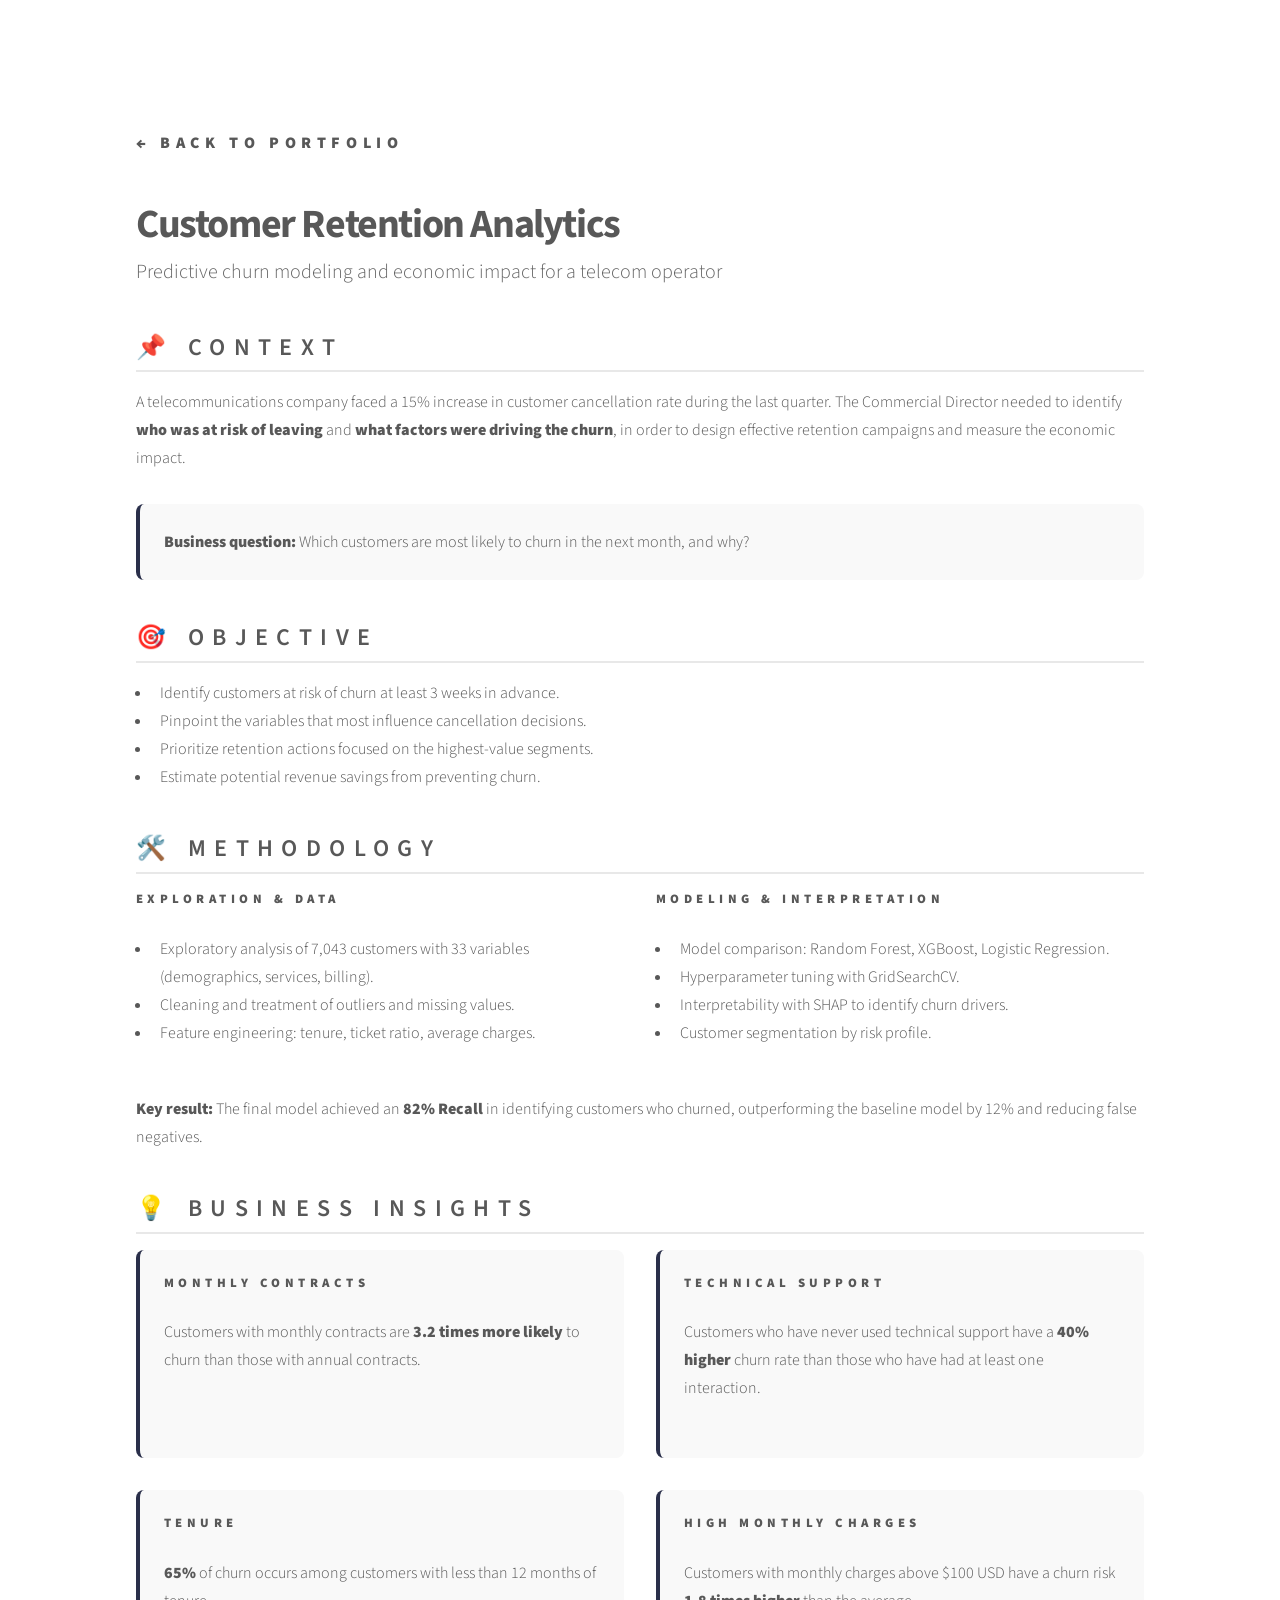
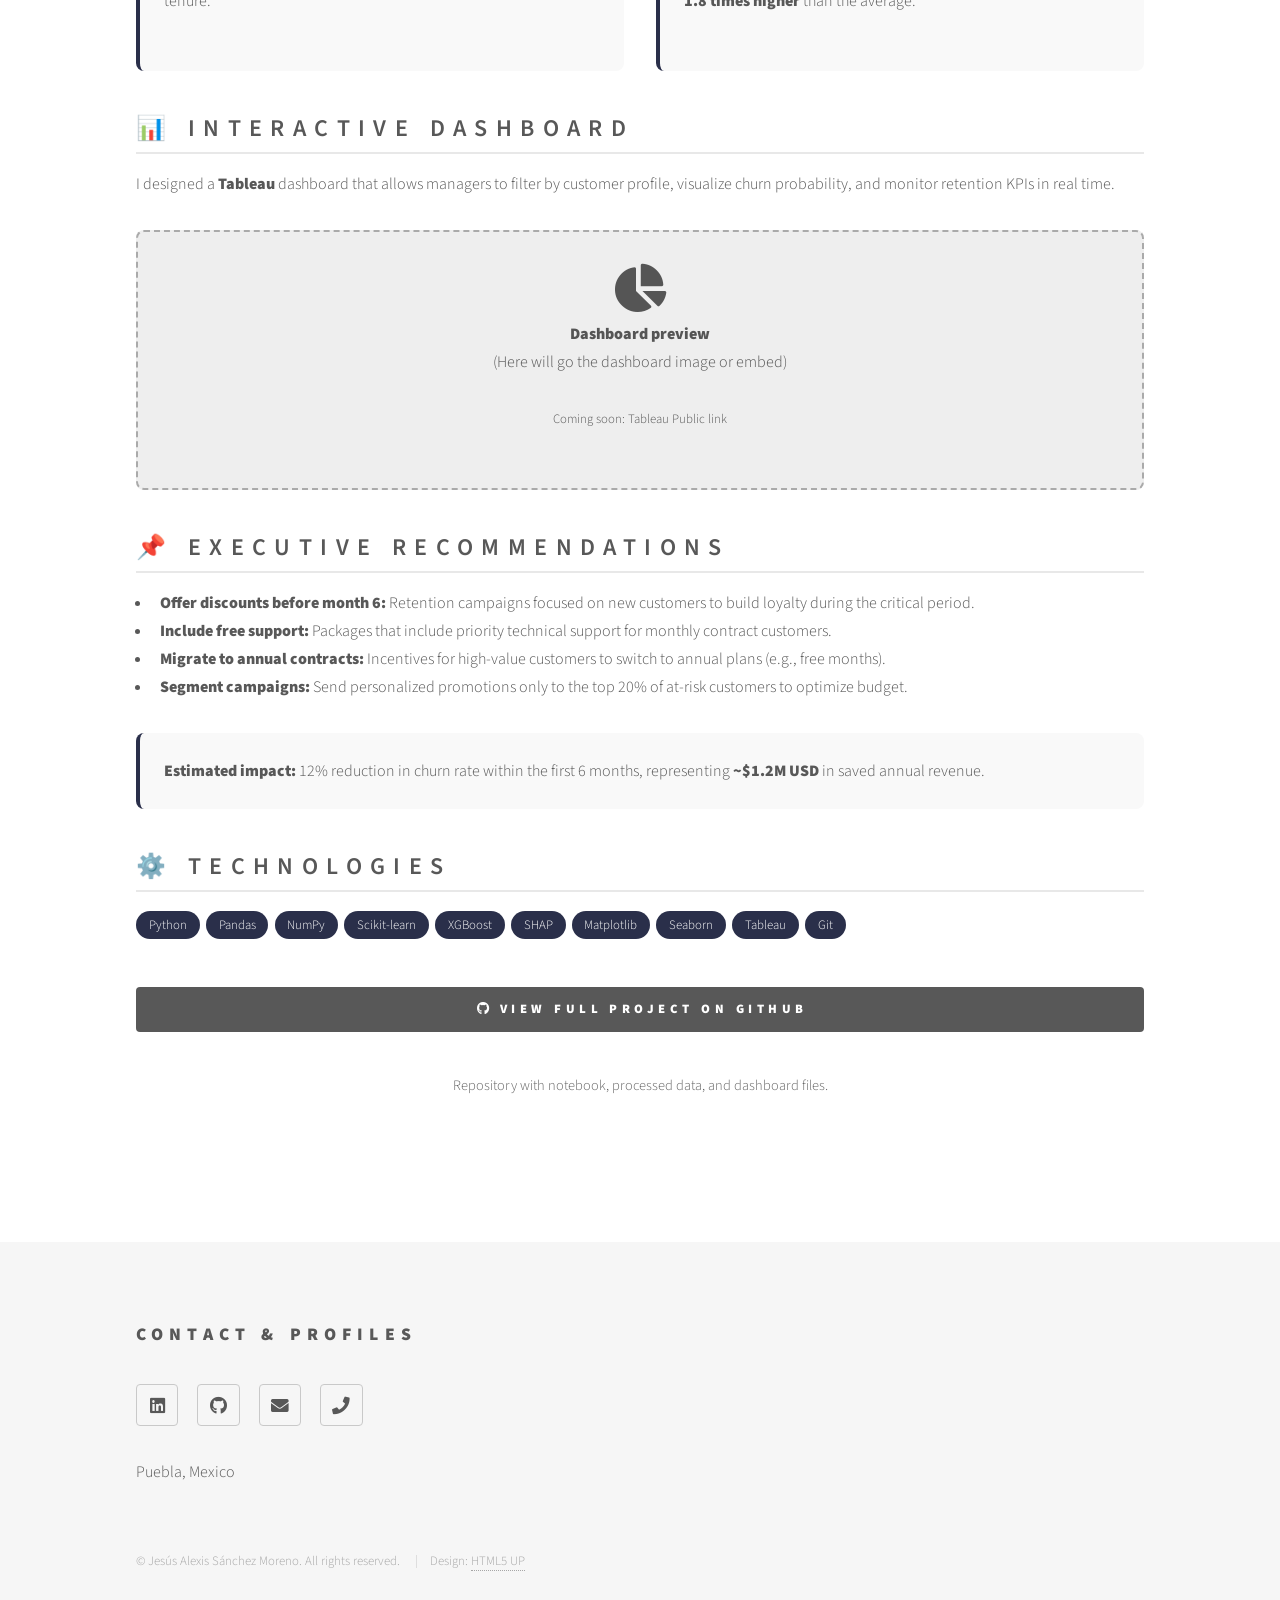
<file: 2.customer_retention.html>
<!DOCTYPE HTML>
<html>

<head>
    <title>Customer Retention Analytics | Alexis Sánchez</title>
    <meta charset="utf-8" />
    <meta name="viewport" content="width=device-width, initial-scale=1, user-scalable=no" />
    <link rel="stylesheet" href="assets/css/main.css" />
    <noscript>
        <link rel="stylesheet" href="assets/css/noscript.css" />
    </noscript>
    <style>
        .project-header {
            margin-bottom: 2rem;
        }
        .project-header h1 {
            font-size: 2.5rem;
            font-weight: 700;
            margin-bottom: 0.25rem;
        }
        .project-header .subtitle {
            font-size: 1.25rem;
            color: #666;
            font-weight: 300;
        }
        .section-block {
            margin: 2.5rem 0;
        }
        .section-block h3 {
            font-size: 1.5rem;
            font-weight: 600;
            border-bottom: 2px solid #e8e8e8;
            padding-bottom: 0.3rem;
            margin-bottom: 1rem;
        }
        .grid-2col {
            display: grid;
            grid-template-columns: 1fr 1fr;
            gap: 2rem;
        }
        @media (max-width: 768px) {
            .grid-2col {
                grid-template-columns: 1fr;
                gap: 1rem;
            }
        }
        .highlight-box {
            background: #f9f9f9;
            padding: 1.5rem;
            border-radius: 8px;
            border-left: 4px solid #2a2f4a;
        }
        .tech-tag {
            display: inline-block;
            background: #2a2f4a;
            color: #fff;
            padding: 0.2rem 0.8rem;
            border-radius: 20px;
            font-size: 0.8rem;
            margin: 0.2rem 0.2rem 0 0;
        }
        .dashboard-placeholder {
            background: #eee;
            border-radius: 8px;
            padding: 2rem;
            text-align: center;
            color: #555;
            border: 2px dashed #aaa;
            margin: 1.5rem 0;
        }
        .dashboard-placeholder i {
            font-size: 3rem;
            margin-bottom: 0.5rem;
            display: block;
        }
    </style>
</head>

<body class="is-preload">
    <div id="wrapper">
        <!-- Header -->
        <header id="header">
            <div class="inner">
                <a href="index.html" class="logo">
                    <span class="title">← Back to Portfolio</span>
                </a>
            </div>
        </header>

        <!-- Main -->
        <div id="main">
            <div class="inner">

                <!-- Project Header -->
                <div class="project-header">
                    <h1>Customer Retention Analytics</h1>
                    <p class="subtitle">Predictive churn modeling and economic impact for a telecom operator</p>
                </div>

                <!-- Context / Business Problem -->
                <div class="section-block">
                    <h3>📌 Context</h3>
                    <p>
                        A telecommunications company faced a 15% increase in customer cancellation rate during the last quarter. The Commercial Director needed to identify <strong>who was at risk of leaving</strong> and <strong>what factors were driving the churn</strong>, in order to design effective retention campaigns and measure the economic impact.
                    </p>
                    <div class="highlight-box">
                        <strong>Business question:</strong> Which customers are most likely to churn in the next month, and why?
                    </div>
                </div>

                <!-- Objective -->
                <div class="section-block">
                    <h3>🎯 Objective</h3>
                    <ul>
                        <li>Identify customers at risk of churn at least 3 weeks in advance.</li>
                        <li>Pinpoint the variables that most influence cancellation decisions.</li>
                        <li>Prioritize retention actions focused on the highest-value segments.</li>
                        <li>Estimate potential revenue savings from preventing churn.</li>
                    </ul>
                </div>

                <!-- Methodology (high-level) -->
                <div class="section-block">
                    <h3>🛠️ Methodology</h3>
                    <div class="grid-2col">
                        <div>
                            <h4>Exploration & Data</h4>
                            <ul>
                                <li>Exploratory analysis of 7,043 customers with 33 variables (demographics, services, billing).</li>
                                <li>Cleaning and treatment of outliers and missing values.</li>
                                <li>Feature engineering: tenure, ticket ratio, average charges.</li>
                            </ul>
                        </div>
                        <div>
                            <h4>Modeling & Interpretation</h4>
                            <ul>
                                <li>Model comparison: Random Forest, XGBoost, Logistic Regression.</li>
                                <li>Hyperparameter tuning with GridSearchCV.</li>
                                <li>Interpretability with SHAP to identify churn drivers.</li>
                                <li>Customer segmentation by risk profile.</li>
                            </ul>
                        </div>
                    </div>
                    <p style="margin-top:1rem;">
                        <strong>Key result:</strong> The final model achieved an <strong>82% Recall</strong> in identifying customers who churned, outperforming the baseline model by 12% and reducing false negatives.
                    </p>
                </div>

                <!-- Business Insights -->
                <div class="section-block">
                    <h3>💡 Business Insights</h3>
                    <div class="grid-2col">
                        <div class="highlight-box">
                            <h4>Monthly contracts</h4>
                            <p>Customers with monthly contracts are <strong>3.2 times more likely</strong> to churn than those with annual contracts.</p>
                        </div>
                        <div class="highlight-box">
                            <h4>Technical support</h4>
                            <p>Customers who have never used technical support have a <strong>40% higher</strong> churn rate than those who have had at least one interaction.</p>
                        </div>
                        <div class="highlight-box">
                            <h4>Tenure</h4>
                            <p><strong>65%</strong> of churn occurs among customers with less than 12 months of tenure.</p>
                        </div>
                        <div class="highlight-box">
                            <h4>High monthly charges</h4>
                            <p>Customers with monthly charges above $100 USD have a churn risk <strong>1.8 times higher</strong> than the average.</p>
                        </div>
                    </div>
                </div>

                <!-- Dashboard -->
                <div class="section-block">
                    <h3>📊 Interactive Dashboard</h3>
                    <p>
                        I designed a <strong>Tableau</strong> dashboard that allows managers to filter by customer profile, visualize churn probability, and monitor retention KPIs in real time.
                    </p>
                    <div class="dashboard-placeholder">
                        <i class="fas fa-chart-pie"></i>
                        <p><strong>Dashboard preview</strong><br />
                        (Here will go the dashboard image or embed)</p>
                        <p style="font-size:0.8rem; margin-top:0.5rem;">Coming soon: Tableau Public link</p>
                    </div>
                </div>

                <!-- Executive Recommendations -->
                <div class="section-block">
                    <h3>📌 Executive Recommendations</h3>
                    <ul>
                        <li><strong>Offer discounts before month 6:</strong> Retention campaigns focused on new customers to build loyalty during the critical period.</li>
                        <li><strong>Include free support:</strong> Packages that include priority technical support for monthly contract customers.</li>
                        <li><strong>Migrate to annual contracts:</strong> Incentives for high-value customers to switch to annual plans (e.g., free months).</li>
                        <li><strong>Segment campaigns:</strong> Send personalized promotions only to the top 20% of at-risk customers to optimize budget.</li>
                    </ul>
                    <div class="highlight-box" style="margin-top:1rem;">
                        <strong>Estimated impact:</strong> 12% reduction in churn rate within the first 6 months, representing <strong>~$1.2M USD</strong> in saved annual revenue.
                    </div>
                </div>

                <!-- Technologies Used -->
                <div class="section-block">
                    <h3>⚙️ Technologies</h3>
                    <p>
                        <span class="tech-tag">Python</span>
                        <span class="tech-tag">Pandas</span>
                        <span class="tech-tag">NumPy</span>
                        <span class="tech-tag">Scikit-learn</span>
                        <span class="tech-tag">XGBoost</span>
                        <span class="tech-tag">SHAP</span>
                        <span class="tech-tag">Matplotlib</span>
                        <span class="tech-tag">Seaborn</span>
                        <span class="tech-tag">Tableau</span>
                        <span class="tech-tag">Git</span>
                    </p>
                </div>

                <!-- GitHub Link -->
                <div class="section-block" style="text-align:center; margin: 3rem 0;">
                    <ul class="actions fit">
                        <li><a href="https://github.com/JesusSanchezM/2.-Customer-Retention-Analytics" target="_blank" class="button primary icon brands fa-github">View full project on GitHub</a></li>
                    </ul>
                    <p style="font-size:0.9rem; color:#666;">
                        Repository with notebook, processed data, and dashboard files.
                    </p>
                </div>

            </div>
        </div>

        <!-- Footer -->
        <footer id="footer">
            <div class="inner">
                <section>
                    <h2>Contact & Profiles</h2>
                    <ul class="icons">
                        <li><a href="https://linkedin.com/in/jesus-alexis-sanchez-moreno-b64694247" class="icon brands style2 fa-linkedin"><span class="label">LinkedIn</span></a></li>
                        <li><a href="https://github.com/JesusSanchezM" class="icon brands style2 fa-github"><span class="label">GitHub</span></a></li>
                        <li><a href="mailto:sm224470329@alm.buap.mx" class="icon solid style2 fa-envelope"><span class="label">Email</span></a></li>
                        <li><a href="tel:+522221058033" class="icon solid style2 fa-phone"><span class="label">Phone</span></a></li>
                    </ul>
                    <p>Puebla, Mexico</p>
                </section>
                <ul class="copyright">
                    <li>&copy; Jesús Alexis Sánchez Moreno. All rights reserved.</li>
                    <li>Design: <a href="http://html5up.net">HTML5 UP</a></li>
                </ul>
            </div>
        </footer>

    </div>

    <!-- Scripts -->
    <script src="assets/js/jquery.min.js"></script>
    <script src="assets/js/browser.min.js"></script>
    <script src="assets/js/breakpoints.min.js"></script>
    <script src="assets/js/util.js"></script>
    <script src="assets/js/main.js"></script>

</body>

</html>
</file>
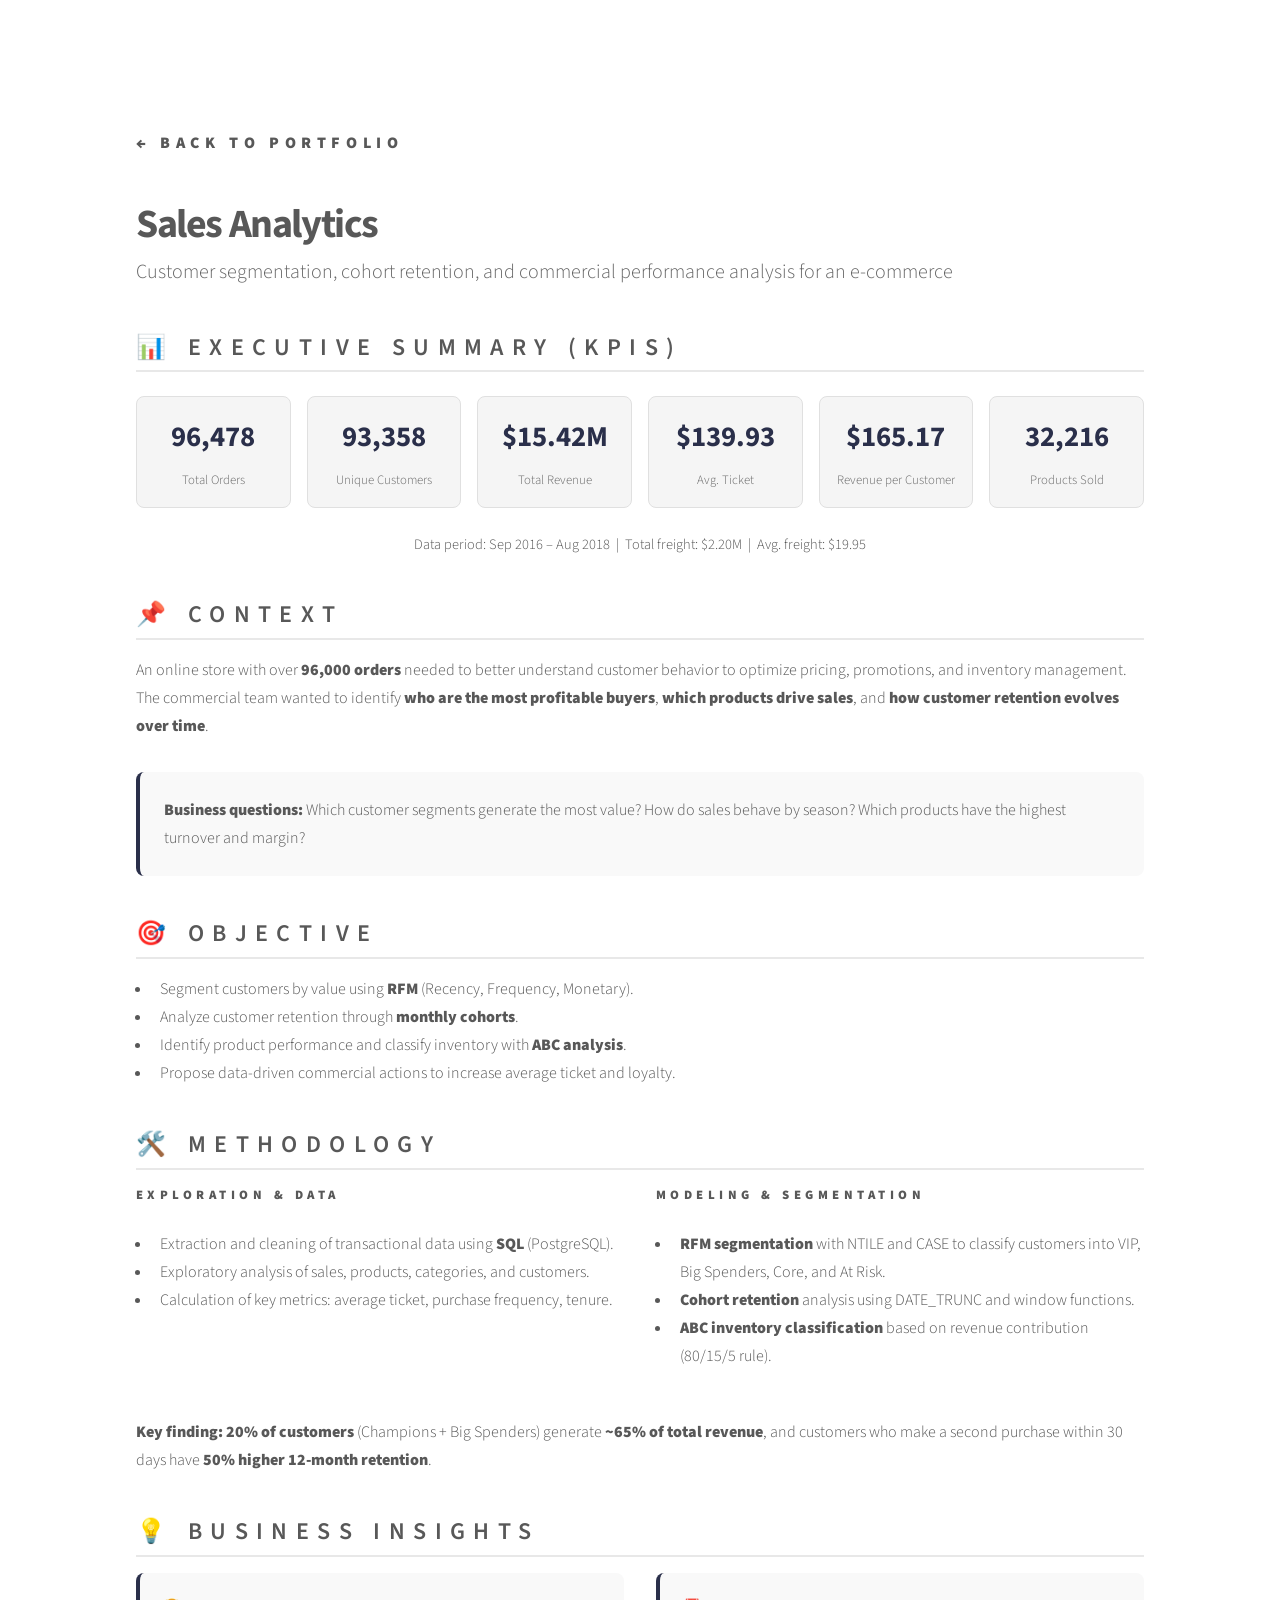
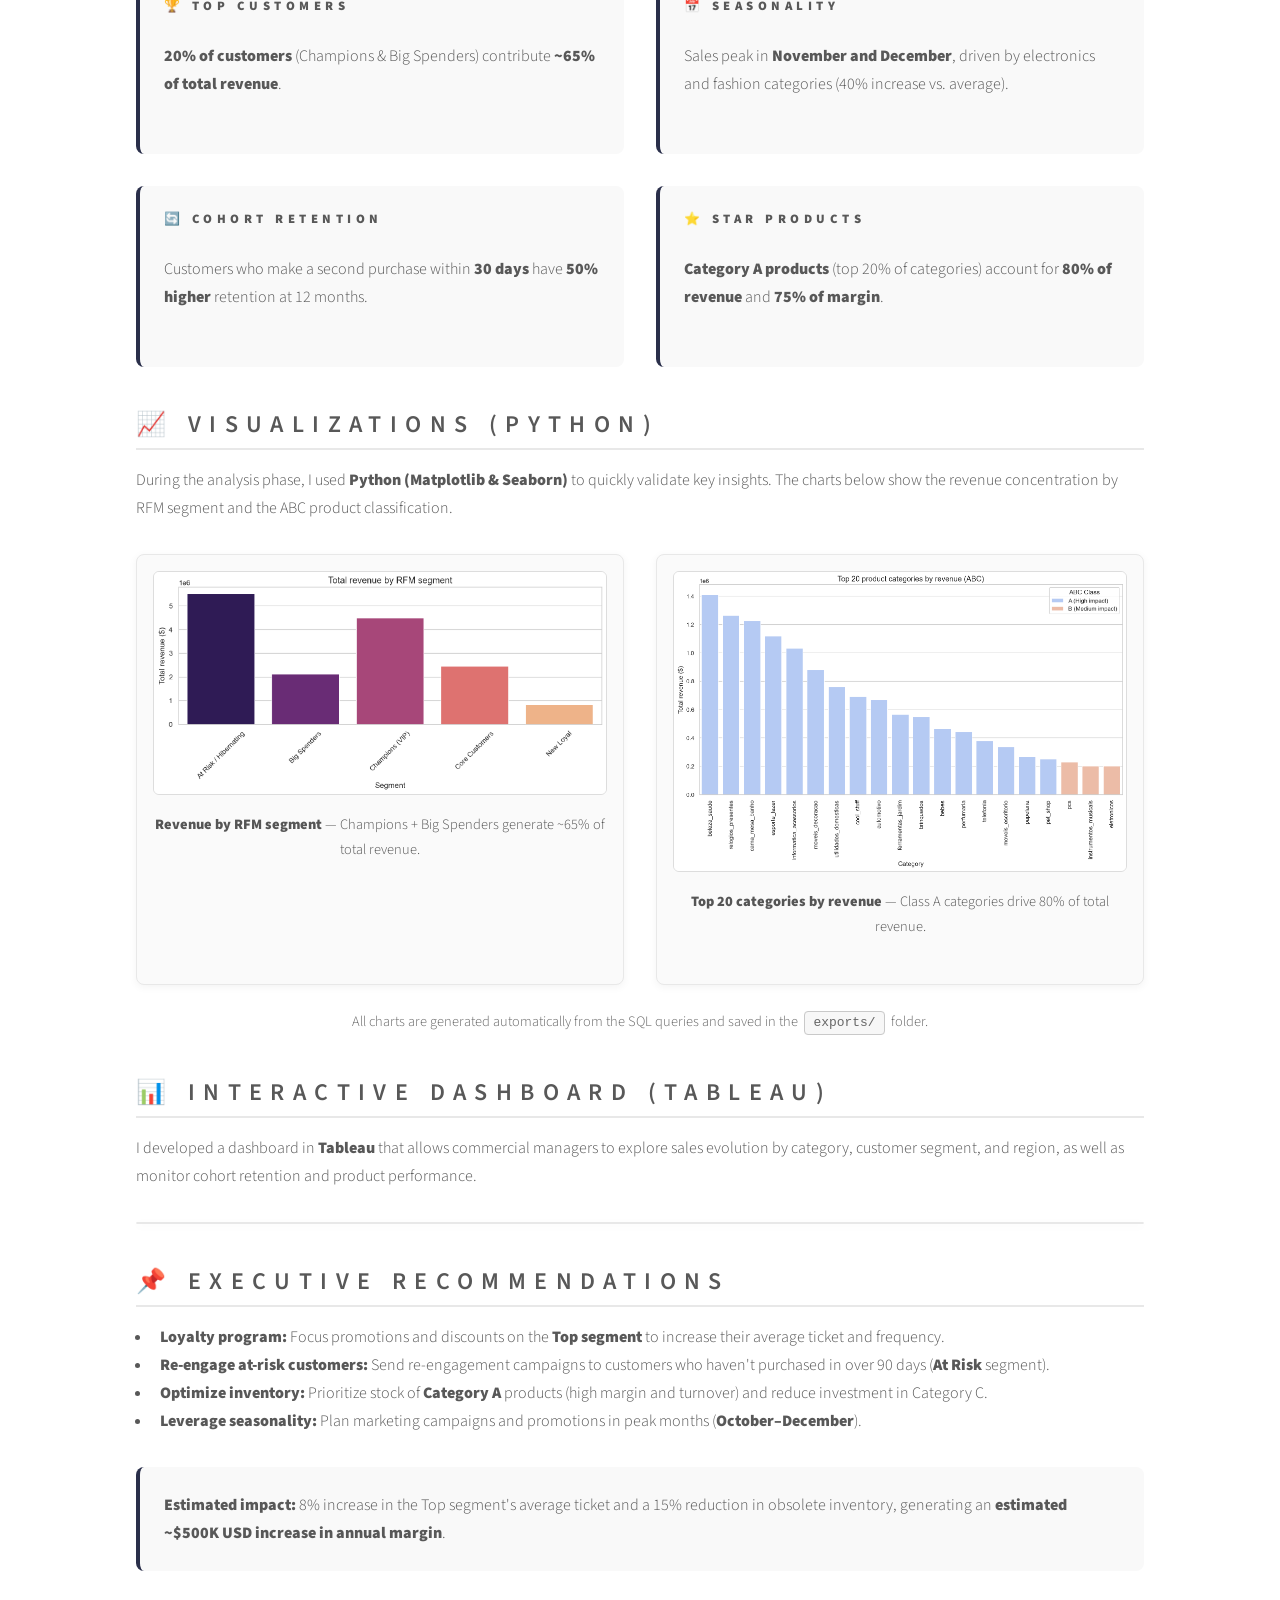
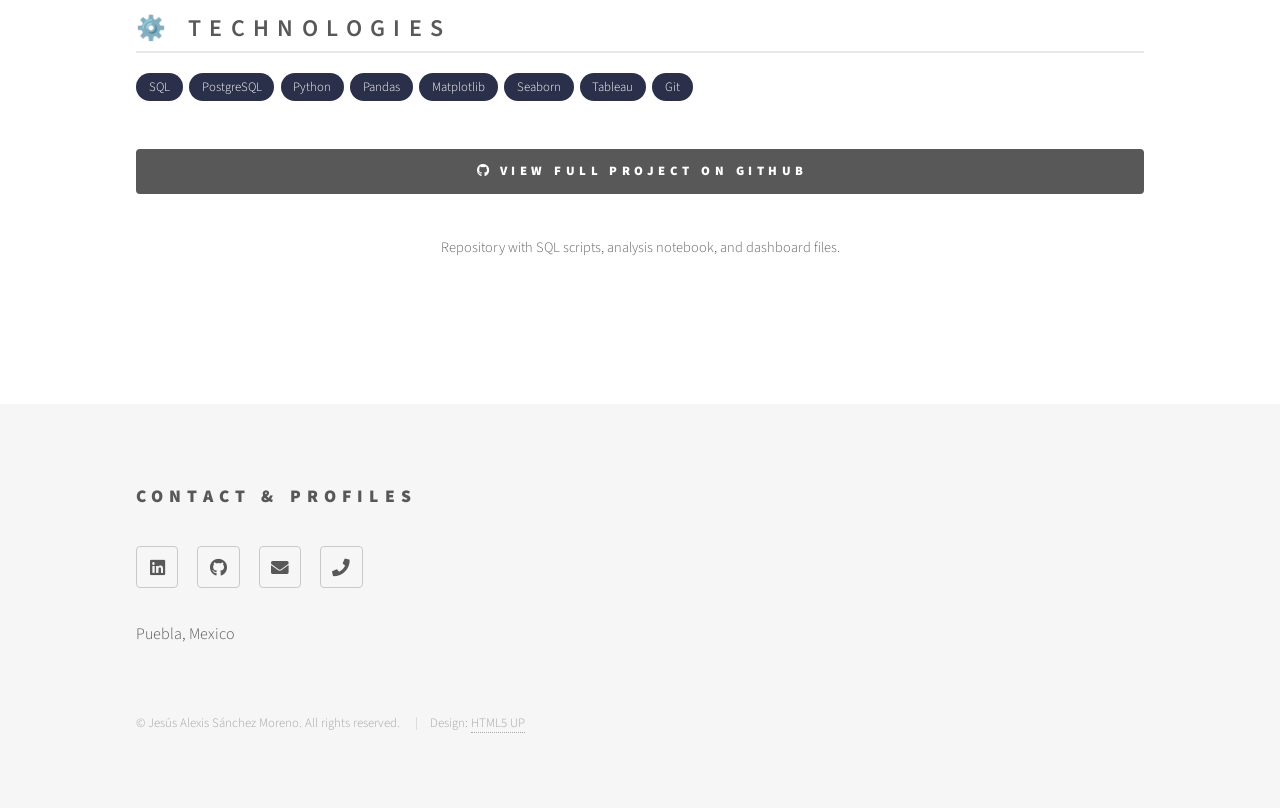
<file: 3.sales_analytics.html>
<!DOCTYPE HTML>
<html>

<head>
    <title>Sales Analytics | Alexis Sánchez</title>
    <meta charset="utf-8" />
    <meta name="viewport" content="width=device-width, initial-scale=1, user-scalable=no" />
    <link rel="stylesheet" href="assets/css/main.css" />
    <noscript>
        <link rel="stylesheet" href="assets/css/noscript.css" />
    </noscript>
    <style>
        .project-header {
            margin-bottom: 2rem;
        }
        .project-header h1 {
            font-size: 2.5rem;
            font-weight: 700;
            margin-bottom: 0.25rem;
        }
        .project-header .subtitle {
            font-size: 1.25rem;
            color: #666;
            font-weight: 300;
        }
        .section-block {
            margin: 2.5rem 0;
        }
        .section-block h3 {
            font-size: 1.5rem;
            font-weight: 600;
            border-bottom: 2px solid #e8e8e8;
            padding-bottom: 0.3rem;
            margin-bottom: 1rem;
        }
        .grid-2col {
            display: grid;
            grid-template-columns: 1fr 1fr;
            gap: 2rem;
        }
        @media (max-width: 768px) {
            .grid-2col {
                grid-template-columns: 1fr;
                gap: 1rem;
            }
        }
        .highlight-box {
            background: #f9f9f9;
            padding: 1.5rem;
            border-radius: 8px;
            border-left: 4px solid #2a2f4a;
        }
        .tech-tag {
            display: inline-block;
            background: #2a2f4a;
            color: #fff;
            padding: 0.2rem 0.8rem;
            border-radius: 20px;
            font-size: 0.8rem;
            margin: 0.2rem 0.2rem 0 0;
        }
        .dashboard-placeholder {
            background: #eee;
            border-radius: 8px;
            padding: 2rem;
            text-align: center;
            color: #555;
            border: 2px dashed #aaa;
            margin: 1.5rem 0;
        }
        .dashboard-placeholder i {
            font-size: 3rem;
            margin-bottom: 0.5rem;
            display: block;
        }
        .kpi-grid {
            display: grid;
            grid-template-columns: repeat(auto-fit, minmax(140px, 1fr));
            gap: 1rem;
            margin: 1.5rem 0;
        }
        .kpi-card {
            background: #f5f5f5;
            padding: 1rem;
            border-radius: 8px;
            text-align: center;
            border: 1px solid #e0e0e0;
        }
        .kpi-value {
            font-size: 1.8rem;
            font-weight: 700;
            color: #2a2f4a;
        }
        .kpi-label {
            display: block;
            font-size: 0.8rem;
            color: #666;
            margin-top: 0.3rem;
        }
        .viz-grid {
            display: grid;
            grid-template-columns: 1fr 1fr;
            gap: 2rem;
            margin: 1.5rem 0;
        }
        .viz-card {
            background: #fafafa;
            border-radius: 8px;
            padding: 1rem;
            box-shadow: 0 2px 8px rgba(0,0,0,0.05);
            border: 1px solid #e8e8e8;
        }
        .viz-card img {
            width: 100%;
            height: auto;
            border-radius: 6px;
            border: 1px solid #ddd;
        }
        .viz-card p {
            font-size: 0.9rem;
            color: #555;
            margin-top: 0.5rem;
            text-align: center;
        }
        @media (max-width: 768px) {
            .viz-grid {
                grid-template-columns: 1fr;
                gap: 1rem;
            }
        }
        /* Pequeño ajuste para que el dashboard de Tableau se vea bien */
        .tableau-wrapper {
            margin: 1.5rem 0;
            border-radius: 8px;
            overflow: hidden;
            box-shadow: 0 2px 10px rgba(0,0,0,0.05);
            border: 1px solid #e8e8e8;
        }
        .tableau-wrapper .tableauPlaceholder {
            position: relative;
            width: 100%;
        }
    </style>
</head>

<body class="is-preload">
    <div id="wrapper">
        <!-- Header -->
        <header id="header">
            <div class="inner">
                <a href="index.html" class="logo">
                    <span class="title">← Back to Portfolio</span>
                </a>
            </div>
        </header>

        <!-- Main -->
        <div id="main">
            <div class="inner">

                <!-- Project Header -->
                <div class="project-header">
                    <h1>Sales Analytics</h1>
                    <p class="subtitle">Customer segmentation, cohort retention, and commercial performance analysis for an e‑commerce</p>
                </div>

                <!-- KPIs / Executive Summary -->
                <div class="section-block">
                    <h3>📊 Executive Summary (KPIs)</h3>
                    <div class="kpi-grid">
                        <div class="kpi-card">
                            <span class="kpi-value">96,478</span>
                            <span class="kpi-label">Total Orders</span>
                        </div>
                        <div class="kpi-card">
                            <span class="kpi-value">93,358</span>
                            <span class="kpi-label">Unique Customers</span>
                        </div>
                        <div class="kpi-card">
                            <span class="kpi-value">$15.42M</span>
                            <span class="kpi-label">Total Revenue</span>
                        </div>
                        <div class="kpi-card">
                            <span class="kpi-value">$139.93</span>
                            <span class="kpi-label">Avg. Ticket</span>
                        </div>
                        <div class="kpi-card">
                            <span class="kpi-value">$165.17</span>
                            <span class="kpi-label">Revenue per Customer</span>
                        </div>
                        <div class="kpi-card">
                            <span class="kpi-value">32,216</span>
                            <span class="kpi-label">Products Sold</span>
                        </div>
                    </div>
                    <p style="font-size:0.9rem; color:#555; text-align:center;">
                        Data period: Sep 2016 – Aug 2018 &nbsp;|&nbsp; Total freight: $2.20M &nbsp;|&nbsp; Avg. freight: $19.95
                    </p>
                </div>

                <!-- Context / Business Problem -->
                <div class="section-block">
                    <h3>📌 Context</h3>
                    <p>
                        An online store with over <strong>96,000 orders</strong> needed to better understand customer behavior to optimize pricing, promotions, and inventory management. The commercial team wanted to identify <strong>who are the most profitable buyers</strong>, <strong>which products drive sales</strong>, and <strong>how customer retention evolves over time</strong>.
                    </p>
                    <div class="highlight-box">
                        <strong>Business questions:</strong> Which customer segments generate the most value? How do sales behave by season? Which products have the highest turnover and margin?
                    </div>
                </div>

                <!-- Objective -->
                <div class="section-block">
                    <h3>🎯 Objective</h3>
                    <ul>
                        <li>Segment customers by value using <strong>RFM</strong> (Recency, Frequency, Monetary).</li>
                        <li>Analyze customer retention through <strong>monthly cohorts</strong>.</li>
                        <li>Identify product performance and classify inventory with <strong>ABC analysis</strong>.</li>
                        <li>Propose data-driven commercial actions to increase average ticket and loyalty.</li>
                    </ul>
                </div>

                <!-- Methodology -->
                <div class="section-block">
                    <h3>🛠️ Methodology</h3>
                    <div class="grid-2col">
                        <div>
                            <h4>Exploration & Data</h4>
                            <ul>
                                <li>Extraction and cleaning of transactional data using <strong>SQL</strong> (PostgreSQL).</li>
                                <li>Exploratory analysis of sales, products, categories, and customers.</li>
                                <li>Calculation of key metrics: average ticket, purchase frequency, tenure.</li>
                            </ul>
                        </div>
                        <div>
                            <h4>Modeling & Segmentation</h4>
                            <ul>
                                <li><strong>RFM segmentation</strong> with NTILE and CASE to classify customers into VIP, Big Spenders, Core, and At Risk.</li>
                                <li><strong>Cohort retention</strong> analysis using DATE_TRUNC and window functions.</li>
                                <li><strong>ABC inventory classification</strong> based on revenue contribution (80/15/5 rule).</li>
                            </ul>
                        </div>
                    </div>
                    <p style="margin-top:1rem;">
                        <strong>Key finding:</strong> <strong>20% of customers</strong> (Champions + Big Spenders) generate <strong>~65% of total revenue</strong>, and customers who make a second purchase within 30 days have <strong>50% higher 12‑month retention</strong>.
                    </p>
                </div>

                <!-- Business Insights -->
                <div class="section-block">
                    <h3>💡 Business Insights</h3>
                    <div class="grid-2col">
                        <div class="highlight-box">
                            <h4>🏆 Top Customers</h4>
                            <p><strong>20% of customers</strong> (Champions & Big Spenders) contribute <strong>~65% of total revenue</strong>.</p>
                        </div>
                        <div class="highlight-box">
                            <h4>📅 Seasonality</h4>
                            <p>Sales peak in <strong>November and December</strong>, driven by electronics and fashion categories (40% increase vs. average).</p>
                        </div>
                        <div class="highlight-box">
                            <h4>🔄 Cohort Retention</h4>
                            <p>Customers who make a second purchase within <strong>30 days</strong> have <strong>50% higher</strong> retention at 12 months.</p>
                        </div>
                        <div class="highlight-box">
                            <h4>⭐ Star Products</h4>
                            <p><strong>Category A products</strong> (top 20% of categories) account for <strong>80% of revenue</strong> and <strong>75% of margin</strong>.</p>
                        </div>
                    </div>
                </div>

                <!-- Visualizations (Python) -->
                <div class="section-block">
                    <h3>📈 Visualizations (Python)</h3>
                    <p>
                        During the analysis phase, I used <strong>Python (Matplotlib & Seaborn)</strong> to quickly validate key insights. The charts below show the revenue concentration by RFM segment and the ABC product classification.
                    </p>
                    <div class="viz-grid">
                        <div class="viz-card">
                            <img src="images/3.2 rfm_revenue.png" alt="Revenue by RFM segment">
                            <p><strong>Revenue by RFM segment</strong> — Champions + Big Spenders generate ~65% of total revenue.</p>
                        </div>
                        <div class="viz-card">
                            <img src="images/3.1 abc_products.png" alt="Top 20 categories by revenue (ABC classification)">
                            <p><strong>Top 20 categories by revenue</strong> — Class A categories drive 80% of total revenue.</p>
                        </div>
                    </div>
                    <p style="font-size:0.9rem; color:#666; text-align:center;">
                        All charts are generated automatically from the SQL queries and saved in the <code>exports/</code> folder.
                    </p>
                </div>

                <!-- Dashboard (Tableau) – ACTUALIZADO CON TU CÓDIGO -->
                <div class="section-block">
                    <h3>📊 Interactive Dashboard (Tableau)</h3>
                    <p>
                        I developed a dashboard in <strong>Tableau</strong> that allows commercial managers to explore sales evolution by category, customer segment, and region, as well as monitor cohort retention and product performance.
                    </p>

                    <!-- AQUÍ COMIENZA TU CÓDIGO DE TABLEAU -->
                    <div class="tableau-wrapper">
                        <div class='tableauPlaceholder' id='viz1784785082571' style='position: relative'>
                            <noscript>
                                <a href='#'>
                                    <img alt='Dashboard 1 ' src='https:&#47;&#47;public.tableau.com&#47;static&#47;images&#47;Sa&#47;SalesAnalytics_17847564012360&#47;Dashboard1&#47;1_rss.png' style='border: none' />
                                </a>
                            </noscript>
                            <object class='tableauViz' style='display:none;'>
                                <param name='host_url' value='https%3A%2F%2Fpublic.tableau.com%2F' />
                                <param name='embed_code_version' value='3' />
                                <param name='site_root' value='' />
                                <param name='name' value='SalesAnalytics_17847564012360&#47;Dashboard1' />
                                <param name='tabs' value='no' />
                                <param name='toolbar' value='yes' />
                                <param name='static_image' value='https:&#47;&#47;public.tableau.com&#47;static&#47;images&#47;Sa&#47;SalesAnalytics_17847564012360&#47;Dashboard1&#47;1.png' />
                                <param name='animate_transition' value='yes' />
                                <param name='display_static_image' value='yes' />
                                <param name='display_spinner' value='yes' />
                                <param name='display_overlay' value='yes' />
                                <param name='display_count' value='yes' />
                                <param name='language' value='es-ES' />
                                <param name='filter' value='publish=yes' />
                            </object>
                        </div>
                        <script type='text/javascript'>
                            var divElement = document.getElementById('viz1784785082571');
                            var vizElement = divElement.getElementsByTagName('object')[0];
                            if ( divElement.offsetWidth > 800 ) {
                                vizElement.style.width='100%';
                                vizElement.style.height=(divElement.offsetWidth*0.75)+'px';
                            } else if ( divElement.offsetWidth > 500 ) {
                                vizElement.style.width='100%';
                                vizElement.style.height=(divElement.offsetWidth*0.75)+'px';
                            } else {
                                vizElement.style.width='100%';
                                vizElement.style.height='1327px';
                            }
                            var scriptElement = document.createElement('script');
                            scriptElement.src = 'https://public.tableau.com/javascripts/api/viz_v1.js';
                            vizElement.parentNode.insertBefore(scriptElement, vizElement);
                        </script>
                    </div>
                    <!-- AQUÍ TERMINA TU CÓDIGO DE TABLEAU -->

                </div>

                <!-- Executive Recommendations -->
                <div class="section-block">
                    <h3>📌 Executive Recommendations</h3>
                    <ul>
                        <li><strong>Loyalty program:</strong> Focus promotions and discounts on the <strong>Top segment</strong> to increase their average ticket and frequency.</li>
                        <li><strong>Re‑engage at‑risk customers:</strong> Send re‑engagement campaigns to customers who haven't purchased in over 90 days (<strong>At Risk</strong> segment).</li>
                        <li><strong>Optimize inventory:</strong> Prioritize stock of <strong>Category A</strong> products (high margin and turnover) and reduce investment in Category C.</li>
                        <li><strong>Leverage seasonality:</strong> Plan marketing campaigns and promotions in peak months (<strong>October–December</strong>).</li>
                    </ul>
                    <div class="highlight-box" style="margin-top:1rem;">
                        <strong>Estimated impact:</strong> 8% increase in the Top segment's average ticket and a 15% reduction in obsolete inventory, generating an <strong>estimated ~$500K USD increase in annual margin</strong>.
                    </div>
                </div>

                <!-- Technologies Used -->
                <div class="section-block">
                    <h3>⚙️ Technologies</h3>
                    <p>
                        <span class="tech-tag">SQL</span>
                        <span class="tech-tag">PostgreSQL</span>
                        <span class="tech-tag">Python</span>
                        <span class="tech-tag">Pandas</span>
                        <span class="tech-tag">Matplotlib</span>
                        <span class="tech-tag">Seaborn</span>
                        <span class="tech-tag">Tableau</span>
                        <span class="tech-tag">Git</span>
                    </p>
                </div>

                <!-- GitHub Link -->
                <div class="section-block" style="text-align:center; margin: 3rem 0;">
                    <ul class="actions fit">
                        <li><a href="https://github.com/JesusSanchezM/3.-Sales-Analytics" target="_blank" class="button primary icon brands fa-github">View full project on GitHub</a></li>
                    </ul>
                    <p style="font-size:0.9rem; color:#666;">
                        Repository with SQL scripts, analysis notebook, and dashboard files.
                    </p>
                </div>

            </div>
        </div>

        <!-- Footer -->
        <footer id="footer">
            <div class="inner">
                <section>
                    <h2>Contact & Profiles</h2>
                    <ul class="icons">
                        <li><a href="https://linkedin.com/in/jesus-alexis-sanchez-moreno-b64694247" class="icon brands style2 fa-linkedin"><span class="label">LinkedIn</span></a></li>
                        <li><a href="https://github.com/JesusSanchezM" class="icon brands style2 fa-github"><span class="label">GitHub</span></a></li>
                        <li><a href="mailto:sm224470329@alm.buap.mx" class="icon solid style2 fa-envelope"><span class="label">Email</span></a></li>
                        <li><a href="tel:+522221058033" class="icon solid style2 fa-phone"><span class="label">Phone</span></a></li>
                    </ul>
                    <p>Puebla, Mexico</p>
                </section>
                <ul class="copyright">
                    <li>&copy; Jesús Alexis Sánchez Moreno. All rights reserved.</li>
                    <li>Design: <a href="http://html5up.net">HTML5 UP</a></li>
                </ul>
            </div>
        </footer>

    </div>

    <!-- Scripts -->
    <script src="assets/js/jquery.min.js"></script>
    <script src="assets/js/browser.min.js"></script>
    <script src="assets/js/breakpoints.min.js"></script>
    <script src="assets/js/util.js"></script>
    <script src="assets/js/main.js"></script>

</body>

</html>
</file>
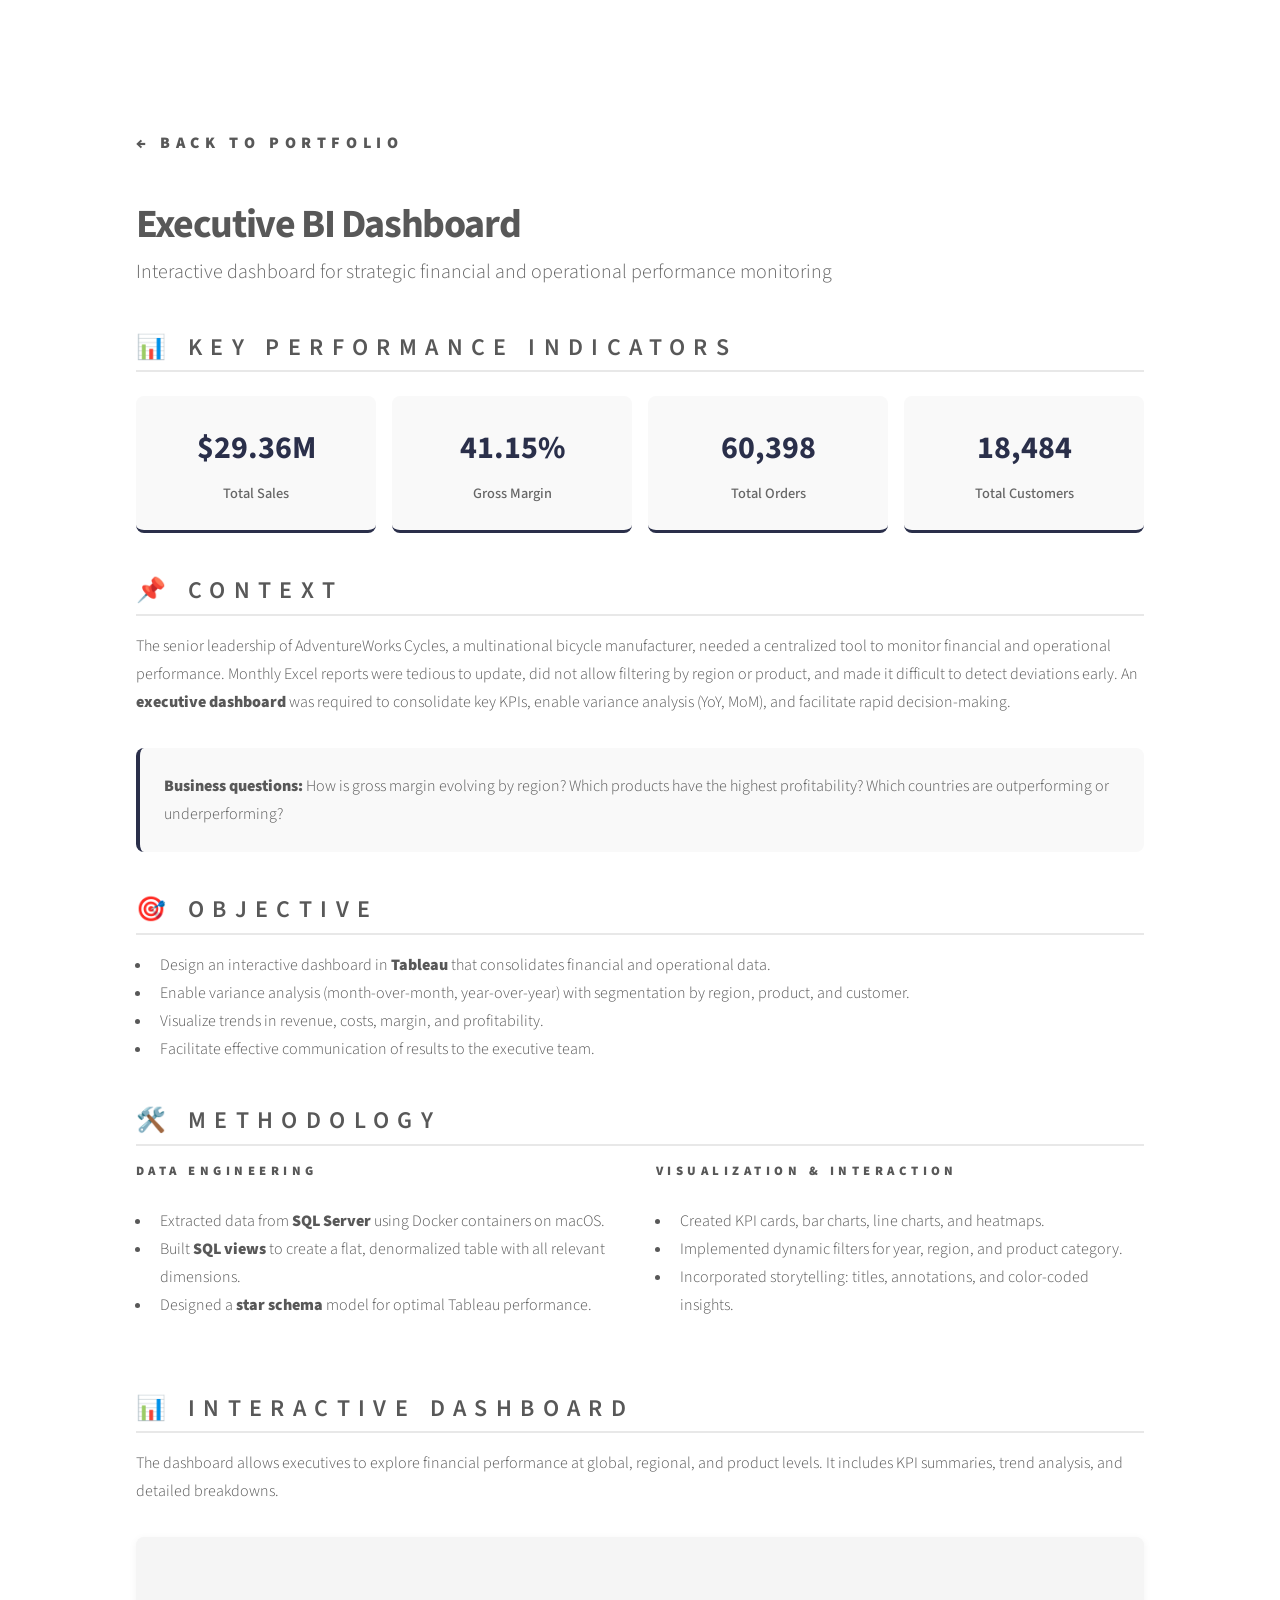
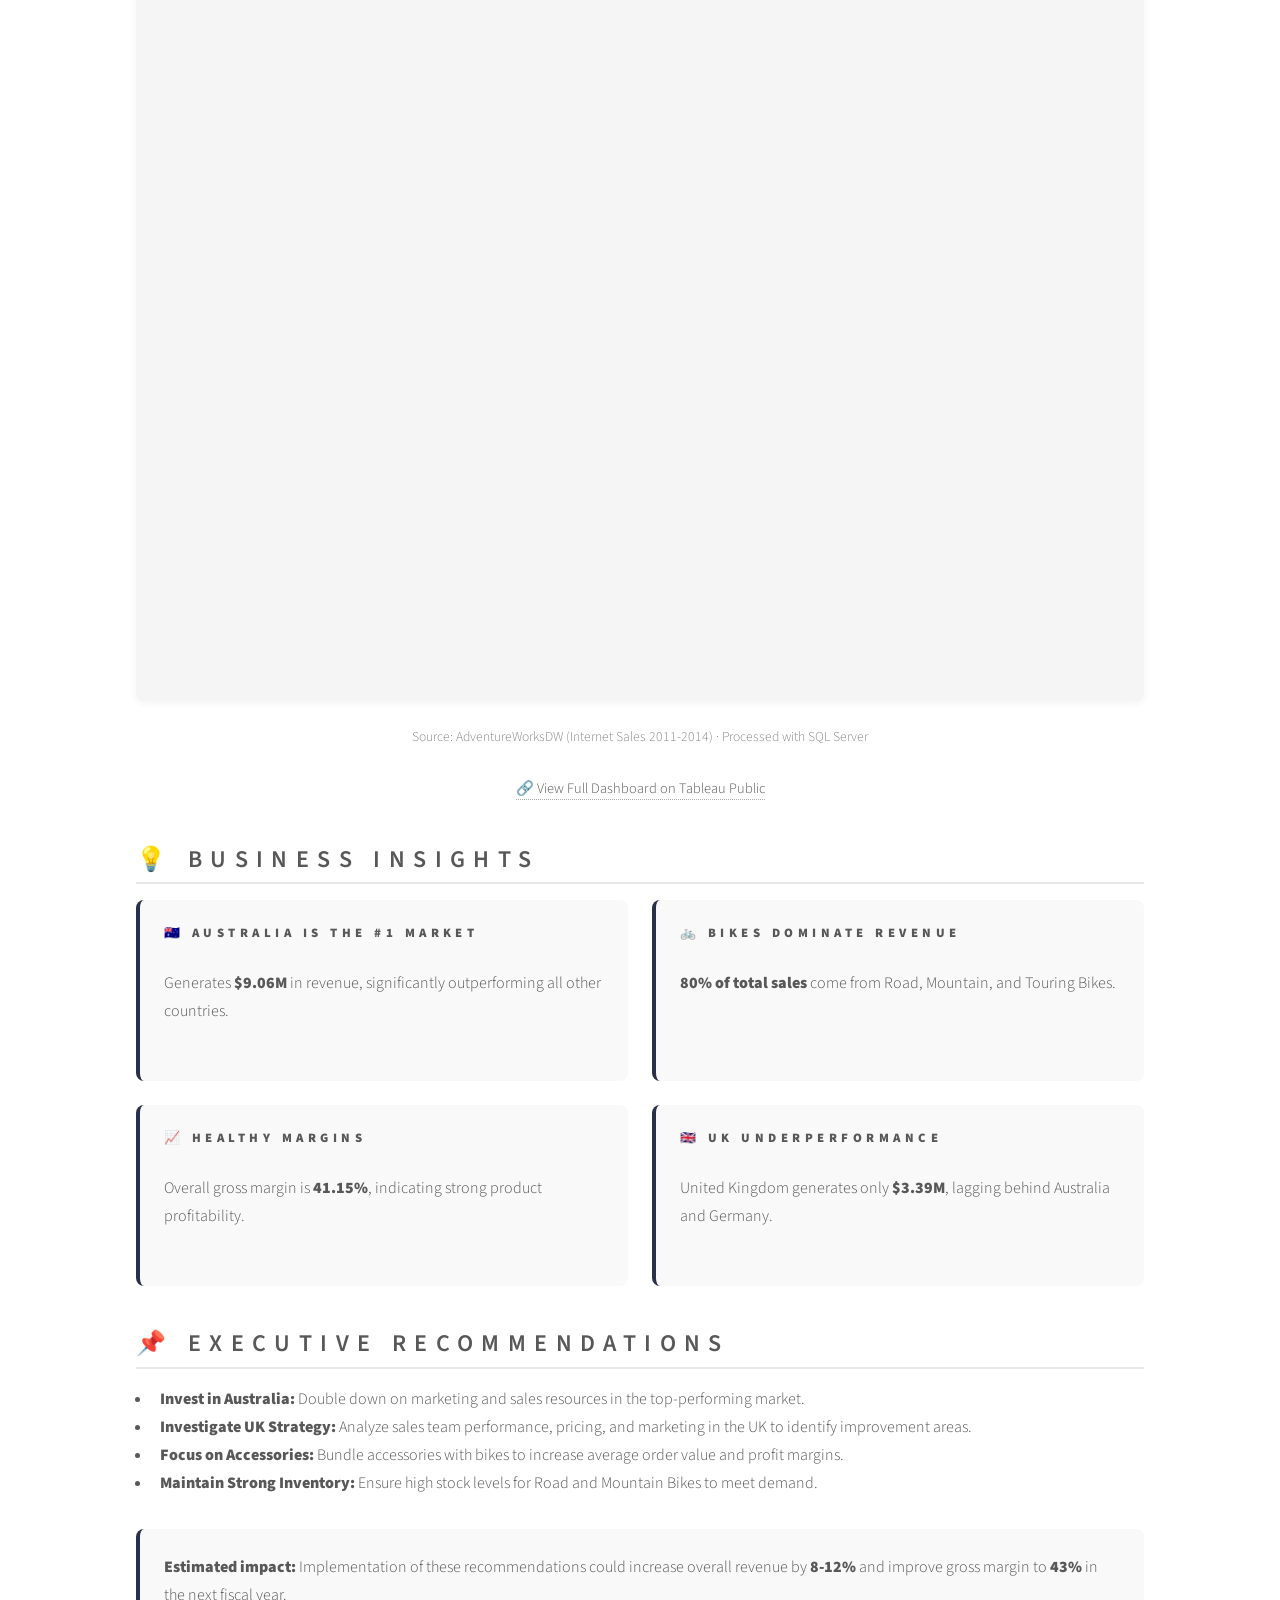
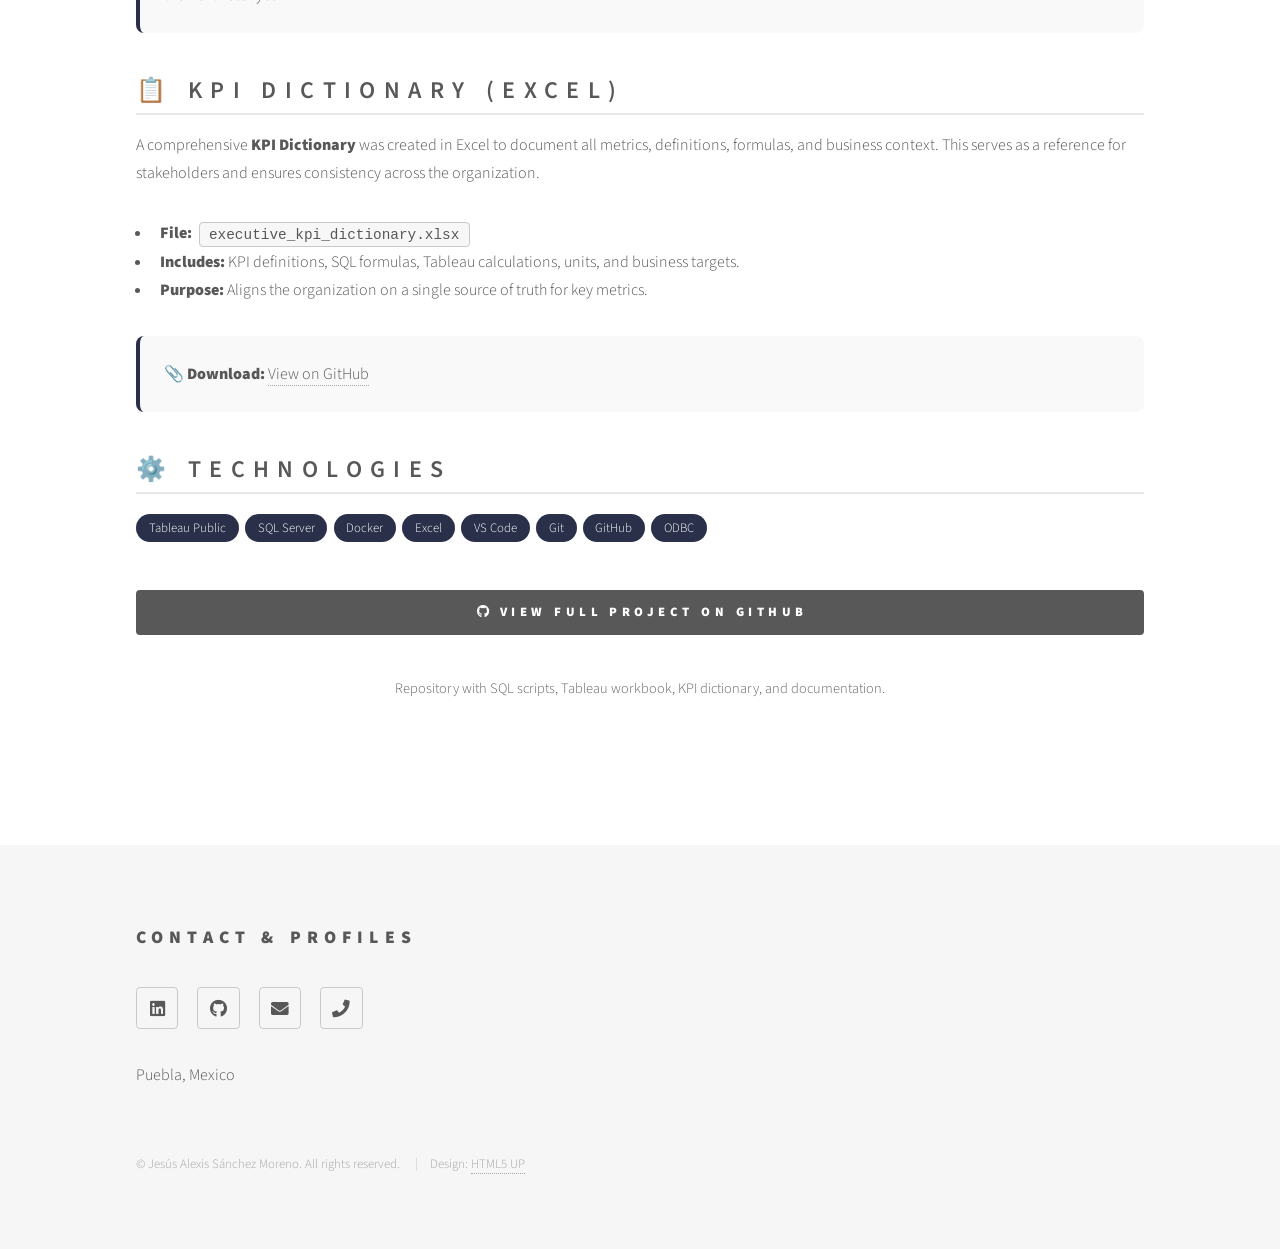
<file: 4.executive_dashboard.html>
<!DOCTYPE HTML>
<html>

<head>
    <title>Executive BI Dashboard | Alexis Sánchez</title>
    <meta charset="utf-8" />
    <meta name="viewport" content="width=device-width, initial-scale=1, user-scalable=no" />
    <link rel="stylesheet" href="assets/css/main.css" />
    <noscript>
        <link rel="stylesheet" href="assets/css/noscript.css" />
    </noscript>
    <style>
        .project-header {
            margin-bottom: 2rem;
        }
        .project-header h1 {
            font-size: 2.5rem;
            font-weight: 700;
            margin-bottom: 0.25rem;
        }
        .project-header .subtitle {
            font-size: 1.25rem;
            color: #666;
            font-weight: 300;
        }
        .section-block {
            margin: 2.5rem 0;
        }
        .section-block h3 {
            font-size: 1.5rem;
            font-weight: 600;
            border-bottom: 2px solid #e8e8e8;
            padding-bottom: 0.3rem;
            margin-bottom: 1rem;
        }
        .grid-2col {
            display: grid;
            grid-template-columns: 1fr 1fr;
            gap: 2rem;
        }
        @media (max-width: 768px) {
            .grid-2col {
                grid-template-columns: 1fr;
                gap: 1rem;
            }
        }
        .highlight-box {
            background: #f9f9f9;
            padding: 1.5rem;
            border-radius: 8px;
            border-left: 4px solid #2a2f4a;
        }
        .insight-image {
            margin: 1rem 0;
            text-align: center;
        }
        .insight-image img {
            max-width: 100%;
            border-radius: 8px;
            box-shadow: 0 2px 10px rgba(0,0,0,0.1);
        }
        .insight-image .caption {
            font-size: 0.85rem;
            color: #666;
            margin-top: 0.3rem;
        }
        .tech-tag {
            display: inline-block;
            background: #2a2f4a;
            color: #fff;
            padding: 0.2rem 0.8rem;
            border-radius: 20px;
            font-size: 0.8rem;
            margin: 0.2rem 0.2rem 0 0;
        }
        .insight-grid {
            display: grid;
            grid-template-columns: 1fr 1fr;
            gap: 1.5rem;
        }
        @media (max-width: 768px) {
            .insight-grid {
                grid-template-columns: 1fr;
            }
        }
        .kpi-grid {
            display: grid;
            grid-template-columns: 1fr 1fr 1fr 1fr;
            gap: 1rem;
            margin: 1.5rem 0;
        }
        .kpi-card {
            background: #f9f9f9;
            padding: 1.5rem;
            border-radius: 8px;
            text-align: center;
            border-bottom: 3px solid #2a2f4a;
        }
        .kpi-card .value {
            font-size: 2rem;
            font-weight: 700;
            color: #2a2f4a;
        }
        .kpi-card .label {
            font-size: 0.9rem;
            color: #666;
            font-weight: 500;
            margin-top: 0.3rem;
        }
        @media (max-width: 768px) {
            .kpi-grid {
                grid-template-columns: 1fr 1fr;
            }
        }
        /* Exact same as Supply Chain Intelligence */
        .tableauPlaceholder {
            position: relative;
            width: 100%;
            height: 0;
            padding-bottom: 75%; /* 4:3 aspect ratio */
        }
        .tableauPlaceholder object {
            position: absolute;
            top: 0;
            left: 0;
            width: 100%;
            height: 100%;
        }
        .dashboard-container {
            background: #f5f5f5;
            border-radius: 8px;
            padding: 1rem;
            margin: 1.5rem 0;
            box-shadow: 0 2px 8px rgba(0,0,0,0.05);
        }
    </style>
</head>

<body class="is-preload">
    <div id="wrapper">
        <!-- Header -->
        <header id="header">
            <div class="inner">
                <a href="index.html" class="logo">
                    <span class="title">← Back to Portfolio</span>
                </a>
            </div>
        </header>

        <!-- Main -->
        <div id="main">
            <div class="inner">

                <!-- Project Header -->
                <div class="project-header">
                    <h1>Executive BI Dashboard</h1>
                    <p class="subtitle">Interactive dashboard for strategic financial and operational performance monitoring</p>
                </div>

                <!-- KPIs Grid -->
                <div class="section-block">
                    <h3>📊 Key Performance Indicators</h3>
                    <div class="kpi-grid">
                        <div class="kpi-card">
                            <div class="value">$29.36M</div>
                            <div class="label">Total Sales</div>
                        </div>
                        <div class="kpi-card">
                            <div class="value">41.15%</div>
                            <div class="label">Gross Margin</div>
                        </div>
                        <div class="kpi-card">
                            <div class="value">60,398</div>
                            <div class="label">Total Orders</div>
                        </div>
                        <div class="kpi-card">
                            <div class="value">18,484</div>
                            <div class="label">Total Customers</div>
                        </div>
                    </div>
                </div>

                <!-- Context / Business Problem -->
                <div class="section-block">
                    <h3>📌 Context</h3>
                    <p>
                        The senior leadership of AdventureWorks Cycles, a multinational bicycle manufacturer, needed a centralized tool to monitor financial and operational performance. Monthly Excel reports were tedious to update, did not allow filtering by region or product, and made it difficult to detect deviations early. An <strong>executive dashboard</strong> was required to consolidate key KPIs, enable variance analysis (YoY, MoM), and facilitate rapid decision-making.
                    </p>
                    <div class="highlight-box">
                        <strong>Business questions:</strong> How is gross margin evolving by region? Which products have the highest profitability? Which countries are outperforming or underperforming?
                    </div>
                </div>

                <!-- Objective -->
                <div class="section-block">
                    <h3>🎯 Objective</h3>
                    <ul>
                        <li>Design an interactive dashboard in <strong>Tableau</strong> that consolidates financial and operational data.</li>
                        <li>Enable variance analysis (month-over-month, year-over-year) with segmentation by region, product, and customer.</li>
                        <li>Visualize trends in revenue, costs, margin, and profitability.</li>
                        <li>Facilitate effective communication of results to the executive team.</li>
                    </ul>
                </div>

                <!-- Methodology -->
                <div class="section-block">
                    <h3>🛠️ Methodology</h3>
                    <div class="grid-2col">
                        <div>
                            <h4>Data Engineering</h4>
                            <ul>
                                <li>Extracted data from <strong>SQL Server</strong> using Docker containers on macOS.</li>
                                <li>Built <strong>SQL views</strong> to create a flat, denormalized table with all relevant dimensions.</li>
                                <li>Designed a <strong>star schema</strong> model for optimal Tableau performance.</li>
                            </ul>
                        </div>
                        <div>
                            <h4>Visualization & Interaction</h4>
                            <ul>
                                <li>Created KPI cards, bar charts, line charts, and heatmaps.</li>
                                <li>Implemented dynamic filters for year, region, and product category.</li>
                                <li>Incorporated storytelling: titles, annotations, and color-coded insights.</li>
                            </ul>
                        </div>
                    </div>
                </div>

                <!-- Dashboard Container (exactly same as Supply Chain) -->
                <div class="section-block">
                    <h3>📊 Interactive Dashboard</h3>
                    <p>
                        The dashboard allows executives to explore financial performance at global, regional, and product levels. It includes KPI summaries, trend analysis, and detailed breakdowns.
                    </p>
                    <div class="dashboard-container">
                        <div class='tableauPlaceholder' id='viz1784706269553' style='position: relative'>
                            <noscript>
                                <a href='#'>
                                    <img alt='Global Sales &amp; Profitability Dashboard' src='https://public.tableau.com/static/images/Gl/GlobalSalesProfitabilityDashboard_17847025630140/Dashboard1/1_rss.png' style='border: none' />
                                </a>
                            </noscript>
                            <object class='tableauViz' style='display:none;'>
                                <param name='host_url' value='https%3A%2F%2Fpublic.tableau.com%2F' />
                                <param name='embed_code_version' value='3' />
                                <param name='site_root' value='' />
                                <param name='name' value='GlobalSalesProfitabilityDashboard_17847025630140&#47;Dashboard1' />
                                <param name='tabs' value='no' />
                                <param name='toolbar' value='yes' />
                                <param name='static_image' value='https://public.tableau.com/static/images/Gl/GlobalSalesProfitabilityDashboard_17847025630140/Dashboard1/1.png' />
                                <param name='animate_transition' value='yes' />
                                <param name='display_static_image' value='yes' />
                                <param name='display_spinner' value='yes' />
                                <param name='display_overlay' value='yes' />
                                <param name='display_count' value='yes' />
                                <param name='language' value='en-US' />
                            </object>
                        </div>
                        <script type='text/javascript'>
                            var divElement = document.getElementById('viz1784706269553');
                            var vizElement = divElement.getElementsByTagName('object')[0];
                            vizElement.style.width = '100%';
                            vizElement.style.height = (divElement.offsetWidth * 0.75) + 'px';
                            var scriptElement = document.createElement('script');
                            scriptElement.src = 'https://public.tableau.com/javascripts/api/viz_v1.js';
                            vizElement.parentNode.insertBefore(scriptElement, vizElement);
                        </script>
                    </div>
                    <p style="font-size:0.85rem; color:#888; text-align:center; margin-top:0.5rem;">
                        Source: AdventureWorksDW (Internet Sales 2011-2014) · Processed with SQL Server
                    </p>
                    <p style="font-size:0.9rem; color:#666; text-align:center;">
                        <a href="https://public.tableau.com/app/profile/alexis.sanchez8689/viz/GlobalSalesProfitabilityDashboard_17847025630140/Dashboard1" target="_blank">🔗 View Full Dashboard on Tableau Public</a>
                    </p>
                </div>

                <!-- Business Insights -->
                <div class="section-block">
                    <h3>💡 Business Insights</h3>
                    <div class="insight-grid">
                        <div class="highlight-box">
                            <h4>🇦🇺 Australia is the #1 Market</h4>
                            <p>Generates <strong>$9.06M</strong> in revenue, significantly outperforming all other countries.</p>
                        </div>
                        <div class="highlight-box">
                            <h4>🚲 Bikes Dominate Revenue</h4>
                            <p><strong>80% of total sales</strong> come from Road, Mountain, and Touring Bikes.</p>
                        </div>
                        <div class="highlight-box">
                            <h4>📈 Healthy Margins</h4>
                            <p>Overall gross margin is <strong>41.15%</strong>, indicating strong product profitability.</p>
                        </div>
                        <div class="highlight-box">
                            <h4>🇬🇧 UK Underperformance</h4>
                            <p>United Kingdom generates only <strong>$3.39M</strong>, lagging behind Australia and Germany.</p>
                        </div>
                    </div>
                </div>

                <!-- Executive Recommendations -->
                <div class="section-block">
                    <h3>📌 Executive Recommendations</h3>
                    <ul>
                        <li><strong>Invest in Australia:</strong> Double down on marketing and sales resources in the top-performing market.</li>
                        <li><strong>Investigate UK Strategy:</strong> Analyze sales team performance, pricing, and marketing in the UK to identify improvement areas.</li>
                        <li><strong>Focus on Accessories:</strong> Bundle accessories with bikes to increase average order value and profit margins.</li>
                        <li><strong>Maintain Strong Inventory:</strong> Ensure high stock levels for Road and Mountain Bikes to meet demand.</li>
                    </ul>
                    <div class="highlight-box" style="margin-top:1rem;">
                        <strong>Estimated impact:</strong> Implementation of these recommendations could increase overall revenue by <strong>8-12%</strong> and improve gross margin to <strong>43%</strong> in the next fiscal year.
                    </div>
                </div>

                <!-- Excel Section -->
                <div class="section-block">
                    <h3>📋 KPI Dictionary (Excel)</h3>
                    <p>
                        A comprehensive <strong>KPI Dictionary</strong> was created in Excel to document all metrics, definitions, formulas, and business context. This serves as a reference for stakeholders and ensures consistency across the organization.
                    </p>
                    <ul>
                        <li><strong>File:</strong> <code>executive_kpi_dictionary.xlsx</code></li>
                        <li><strong>Includes:</strong> KPI definitions, SQL formulas, Tableau calculations, units, and business targets.</li>
                        <li><strong>Purpose:</strong> Aligns the organization on a single source of truth for key metrics.</li>
                    </ul>
                    <div class="highlight-box" style="margin-top:1rem;">
                        <strong>📎 Download:</strong> <a href="https://github.com/JesusSanchezM/4.-Executive-BI-Dashboard/blob/main/excel/executive_kpi_dictionary.xlsx" target="_blank">View on GitHub</a>
                    </div>
                </div>

                <!-- Technologies -->
                <div class="section-block">
                    <h3>⚙️ Technologies</h3>
                    <p>
                        <span class="tech-tag">Tableau Public</span>
                        <span class="tech-tag">SQL Server</span>
                        <span class="tech-tag">Docker</span>
                        <span class="tech-tag">Excel</span>
                        <span class="tech-tag">VS Code</span>
                        <span class="tech-tag">Git</span>
                        <span class="tech-tag">GitHub</span>
                        <span class="tech-tag">ODBC</span>
                    </p>
                </div>

                <!-- GitHub Link -->
                <div class="section-block" style="text-align:center; margin: 3rem 0;">
                    <ul class="actions fit">
                        <li><a href="https://github.com/JesusSanchezM/4.-Executive-BI-Dashboard" target="_blank" class="button primary icon brands fa-github">View Full Project on GitHub</a></li>
                    </ul>
                    <p style="font-size:0.9rem; color:#666;">
                        Repository with SQL scripts, Tableau workbook, KPI dictionary, and documentation.
                    </p>
                </div>

            </div>
        </div>

        <!-- Footer -->
        <footer id="footer">
            <div class="inner">
                <section>
                    <h2>Contact & Profiles</h2>
                    <ul class="icons">
                        <li><a href="https://linkedin.com/in/jesus-alexis-sanchez-moreno-b64694247" class="icon brands style2 fa-linkedin"><span class="label">LinkedIn</span></a></li>
                        <li><a href="https://github.com/JesusSanchezM" class="icon brands style2 fa-github"><span class="label">GitHub</span></a></li>
                        <li><a href="mailto:sm224470329@alm.buap.mx" class="icon solid style2 fa-envelope"><span class="label">Email</span></a></li>
                        <li><a href="tel:+522221058033" class="icon solid style2 fa-phone"><span class="label">Phone</span></a></li>
                    </ul>
                    <p>Puebla, Mexico</p>
                </section>
                <ul class="copyright">
                    <li>&copy; Jesús Alexis Sánchez Moreno. All rights reserved.</li>
                    <li>Design: <a href="http://html5up.net">HTML5 UP</a></li>
                </ul>
            </div>
        </footer>

    </div>

    <!-- Scripts -->
    <script src="assets/js/jquery.min.js"></script>
    <script src="assets/js/browser.min.js"></script>
    <script src="assets/js/breakpoints.min.js"></script>
    <script src="assets/js/util.js"></script>
    <script src="assets/js/main.js"></script>

</body>

</html>
</file>
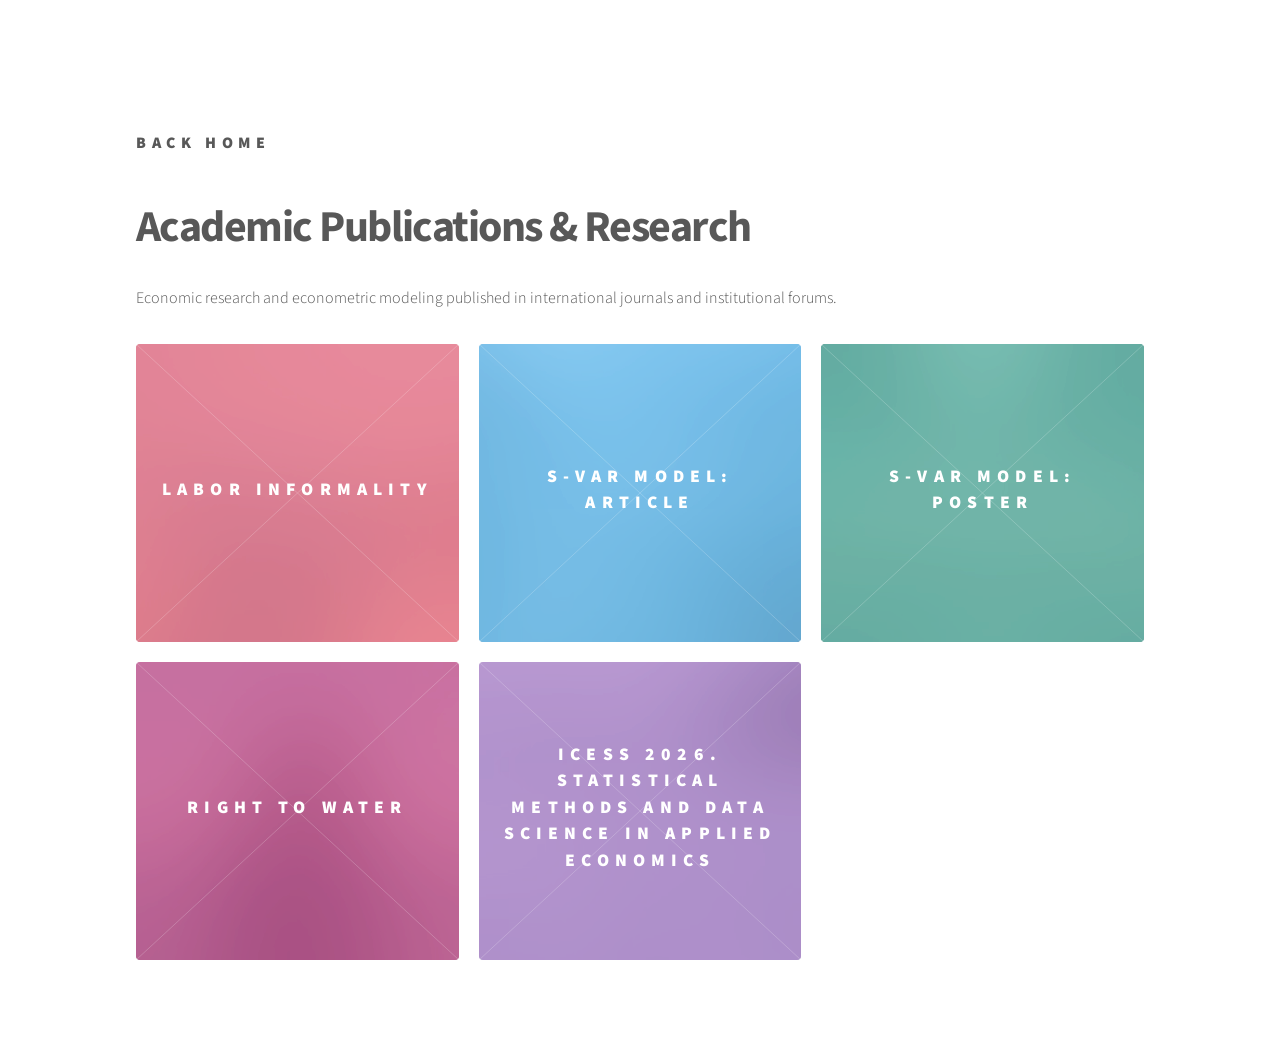
<file: 5.publications.html>
<!DOCTYPE HTML>
<html>

<head>
    <title>Publications | Jesus Sánchez</title>
    <meta charset="utf-8" />
    <meta name="viewport" content="width=device-width, initial-scale=1, user-scalable=no" />
    <link rel="stylesheet" href="assets/css/main.css" />
    <noscript>
        <link rel="stylesheet" href="assets/css/noscript.css" />
    </noscript>
</head>

<body class="is-preload">
    <div id="wrapper">
        <header id="header">
            <div class="inner">
                <a href="index.html" class="logo"><span class="title">Back Home</span></a>
            </div>
        </header>

        <div id="main">
            <div class="inner">
                <header>
                    <h1>Academic Publications & Research</h1>
                    <p>Economic research and econometric modeling published in international journals and institutional
                        forums.</p>
                </header>
                <section class="tiles">
                    <article class="style1">
                        <span class="image"><img src="images/pic01.jpg" alt="" /></span>
                        <a href="https://www.probdes.iiec.unam.mx/index.php/pde/article/view/70253" target="_blank">
                            <h2>Labor Informality</h2>
                            <div class="content">
                                <p>Research on labor conditions inheritance published in Problemas del Desarrollo.

                                </p>
                            </div>
                        </a>
                    </article>
                    <article class="style2">
                        <span class="image"><img src="images/pic02.jpg" alt="" /></span>
                        <a href="https://www.linkedin.com/posts/jesus-alexis-sanchez-moreno-b64694247_un-modelo-s-var-para-el-an%C3%A1lisis-de-la-inflaci%C3%B3n-activity-7124262621406531584-yjbJ"
                            target="_blank">
                            <h2>S-VAR Model: Article</h2>
                            <div class="content">
                                <p>Econometric analysis of inflation dynamics in Mexico 
                                </p>
                            </div>
                        </a>
                    </article>
                    <article class="style3">
                        <span class="image"><img src="images/pic03.jpg" alt="" /></span>
                        <a href="https://enoan2023.smcca.org.mx/assets/carteles/CE-9_Rosalba_Mercado_Ortiz_etal.pdf"
                            target="_blank">
                            <h2>S-VAR Model: Poster</h2>
                            <div class="content">
                                <p>Visual evidence and research poster presented at SMCCA.</p>
                            </div>
                        </a>
                    </article>
                    <article class="style4">
                        <span class="image"><img src="images/pic04.jpg" alt="" /></span>
                        <a href="https://www.cdhpuebla.org.mx/pdf/Gacetas/2024/Gaceta%20Julio%20-%20Septiembre%202024.pdf"
                            target="_blank">
                            <h2>Right to Water</h2>
                            <div class="content">
                                <p>Critical analysis of economic accessibility in Puebla published in the Human Rights
                                    Gazette.</p>
                            </div>
                        </a>
                    </article>
                    <article class="style5">
                        <span class="image"><img src="images/pic05.jpg" alt="" /></span>
                        <a href="https://www.icess.ase.ro/wp-content/uploads/2026/06/ICESS2026_ProgramV1-3.pdf"
                            target="_blank">
                            <h2>ICESS 2026. Statistical Methods and Data Science in Applied Economics</h2>
                            <div class="content">
                                <p> Accepted presentation at the International Conference on Economics and Social Sciences (ICESS 2026) on statistical methods and data science in applied economics. </p>
                            </div>
                        </a>
                    </article>
                </section>
            </div>
        </div>
    </div>

    <script src="assets/js/jquery.min.js"></script>
    <script src="assets/js/browser.min.js"></script>
    <script src="assets/js/breakpoints.min.js"></script>
    <script src="assets/js/util.js"></script>
    <script src="assets/js/main.js"></script>
</body>

</html>
</file>
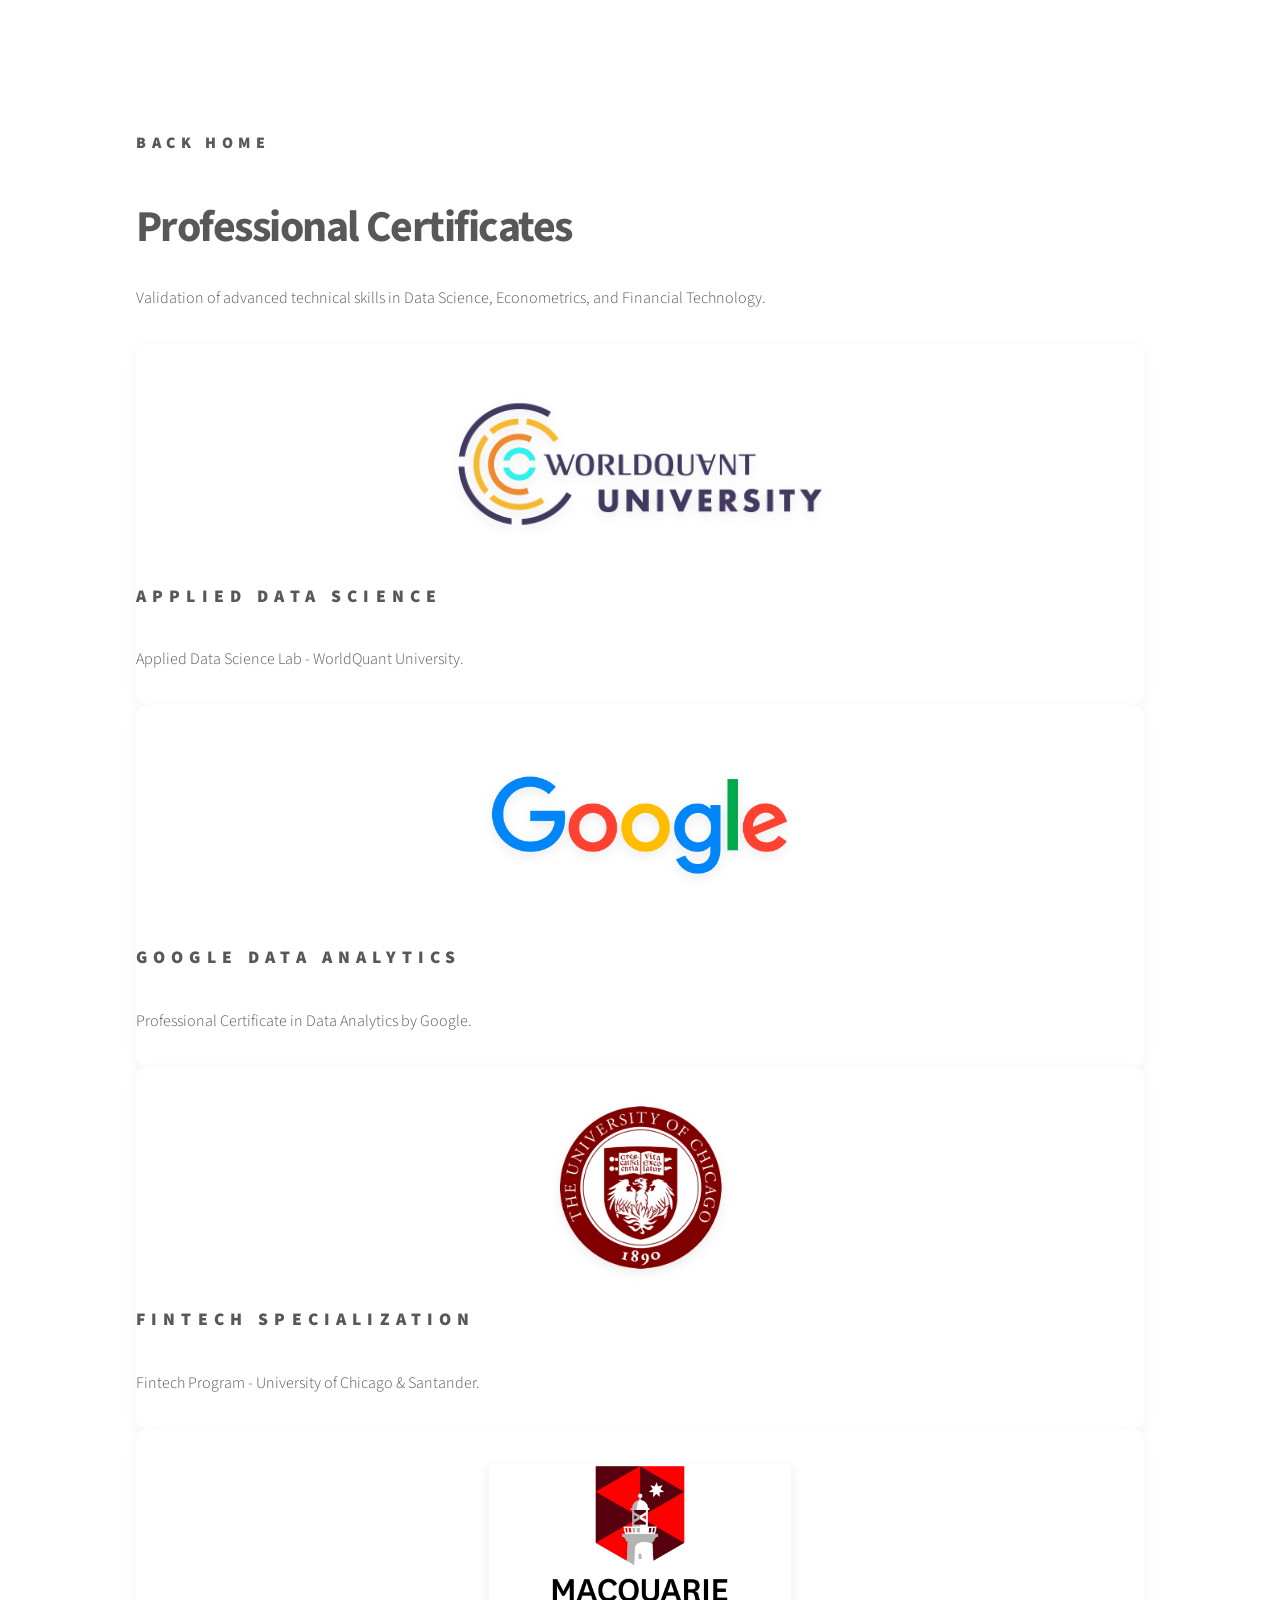
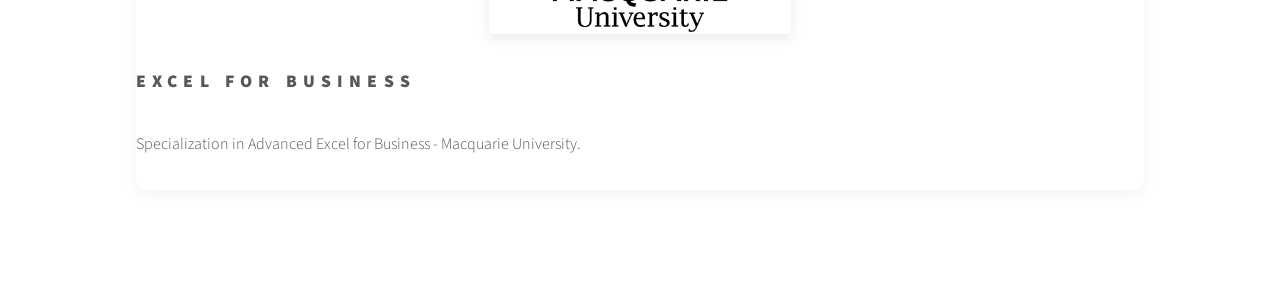
<file: 6.certificates.html>
<!DOCTYPE HTML>
<html>

<head>
    <title>Certificates | Alexis Sánchez</title>
    <meta charset="utf-8" />
    <meta name="viewport" content="width=device-width, initial-scale=1, user-scalable=no" />
    <link rel="stylesheet" href="assets/css/main.css" />
    
    <noscript>
        <link rel="stylesheet" href="assets/css/noscript.css" />
    </noscript>
</head>

<body class="is-preload">
    <div id="wrapper">
        <header id="header">
            <div class="inner">
                <a href="index.html" class="logo"><span class="title">Back Home</span></a>
            </div>
        </header>

        <div id="main">
            <div class="inner">
                <header>
                    <h1>Professional Certificates</h1>
                    <p>Validation of advanced technical skills in Data Science, Econometrics, and Financial
                        Technology.</p>
                </header>
                <section class="titles certificate-tiles">
                    <article class="style5">
                        <span class="image"><img src="images/c.worldquant_university.png" alt="" /></span>
                        <a href="https://www.credly.com/badges/a9921fff-d35a-41d4-9134-0a7d298948bd/linked_in_profile"
                            target="_blank">
                            <h2>Applied Data Science</h2>
                            <div class="content">
                                <p>Applied Data Science Lab - WorldQuant University.</p>
                            </div>
                        </a>
                    </article>
                    <article class="style6">
                        <span class="image"><img src="images/c.google-logo.jpg.png" alt="" /></span>
                        <a href="https://www.credly.com/badges/14b0b05c-539a-4b56-bd12-f2074dc5dad4/linked_in_profile"
                            target="_blank">
                            <h2>Google Data Analytics</h2>
                            <div class="content">
                                <p>Professional Certificate in Data Analytics by Google.</p>
                            </div>
                        </a>
                    </article>
                    <article class="style1">
                        <span class="image"><img src="images/c.University-of-Chicago-Seal.png" alt="" /></span>
                        <a href="https://www.credential.net/8b81d35c-2b34-4a7d-a8b6-6220ad81a8ea#acc.WiSe9Ask"
                            target="_blank">
                            <h2>FinTech Specialization</h2>
                            <div class="content">
                                <p>Fintech Program - University of Chicago & Santander.</p>
                            </div>
                        </a>
                    </article>
                    <article class="style3">
                        <span class="image"><img src="images/c.Macquarie-University-Logo.jpg" alt="" /></span>
                        <a href="https://www.coursera.org/account/accomplishments/specialization/GQDHNV3EUQFQ"
                            target="_blank">
                            <h2>Excel for Business</h2>
                            <div class="content">
                                <p>Specialization in Advanced Excel for Business - Macquarie University.
                                </p>
                            </div>
                        </a>
                    </article>
                </section>
            </div>
        </div>
    </div>

    <script src="assets/js/jquery.min.js"></script>
    <script src="assets/js/browser.min.js"></script>
    <script src="assets/js/breakpoints.min.js"></script>
    <script src="assets/js/util.js"></script>
    <script src="assets/js/main.js"></script>
</body>

</html>
</file>
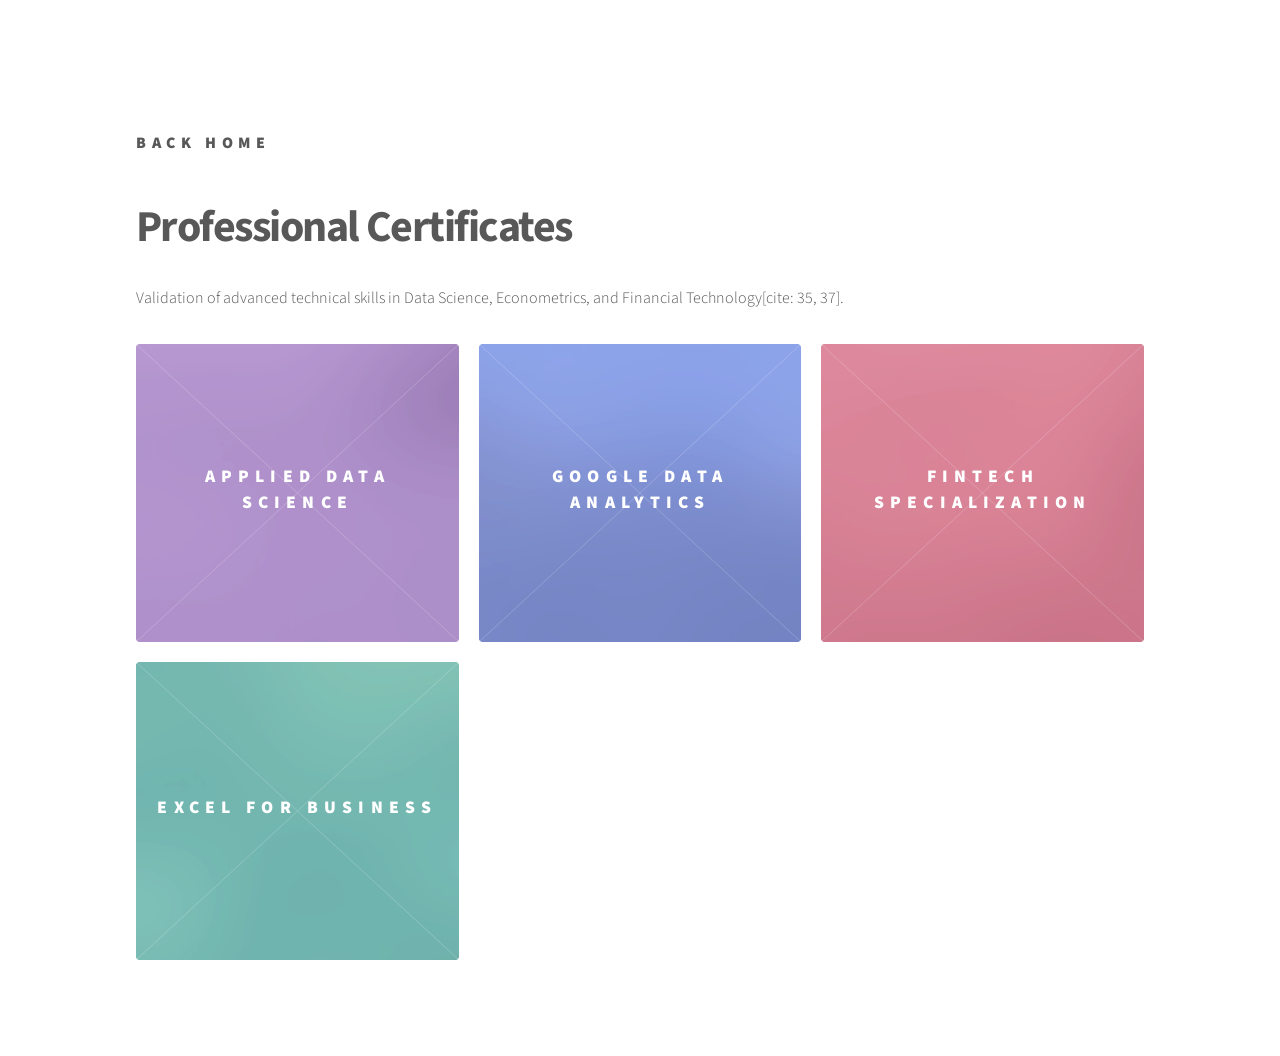
<file: certificates.html>
<!DOCTYPE HTML>
<html>

<head>
    <title>Certificates | Alexis Sánchez</title>
    <meta charset="utf-8" />
    <meta name="viewport" content="width=device-width, initial-scale=1, user-scalable=no" />
    <link rel="stylesheet" href="assets/css/main.css" />
    <noscript>
        <link rel="stylesheet" href="assets/css/noscript.css" />
    </noscript>
</head>

<body class="is-preload">
    <div id="wrapper">
        <header id="header">
            <div class="inner">
                <a href="index.html" class="logo"><span class="title">Back Home</span></a>
            </div>
        </header>

        <div id="main">
            <div class="inner">
                <header>
                    <h1>Professional Certificates</h1>
                    <p>Validation of advanced technical skills in Data Science, Econometrics, and Financial
                        Technology[cite: 35, 37].</p>
                </header>
                <section class="tiles">
                    <article class="style5">
                        <span class="image"><img src="images/pic05.jpg" alt="" /></span>
                        <a href="https://www.credly.com/badges/a9921fff-d35a-41d4-9134-0a7d298948bd/linked_in_profile"
                            target="_blank">
                            <h2>Applied Data Science</h2>
                            <div class="content">
                                <p>Applied Data Science Lab - WorldQuant University[cite: 38, 39].</p>
                            </div>
                        </a>
                    </article>
                    <article class="style6">
                        <span class="image"><img src="images/pic06.jpg" alt="" /></span>
                        <a href="https://www.credly.com/badges/14b0b05c-539a-4b56-bd12-f2074dc5dad4/linked_in_profile"
                            target="_blank">
                            <h2>Google Data Analytics</h2>
                            <div class="content">
                                <p>Professional Certificate in Data Analytics by Google[cite: 42, 43].</p>
                            </div>
                        </a>
                    </article>
                    <article class="style1">
                        <span class="image"><img src="images/pic07.jpg" alt="" /></span>
                        <a href="https://www.credential.net/8b81d35c-2b34-4a7d-a8b6-6220ad81a8ea#acc.WiSe9Ask"
                            target="_blank">
                            <h2>FinTech Specialization</h2>
                            <div class="content">
                                <p>Fintech Program - University of Chicago & Santander[cite: 44, 45].</p>
                            </div>
                        </a>
                    </article>
                    <article class="style3">
                        <span class="image"><img src="images/pic08.jpg" alt="" /></span>
                        <a href="https://www.coursera.org/account/accomplishments/specialization/GQDHNV3EUQFQ"
                            target="_blank">
                            <h2>Excel for Business</h2>
                            <div class="content">
                                <p>Specialization in Advanced Excel for Business - Macquarie University[cite: 40, 41].
                                </p>
                            </div>
                        </a>
                    </article>
                </section>
            </div>
        </div>
    </div>

    <script src="assets/js/jquery.min.js"></script>
    <script src="assets/js/browser.min.js"></script>
    <script src="assets/js/breakpoints.min.js"></script>
    <script src="assets/js/util.js"></script>
    <script src="assets/js/main.js"></script>
</body>

</html>
</file>
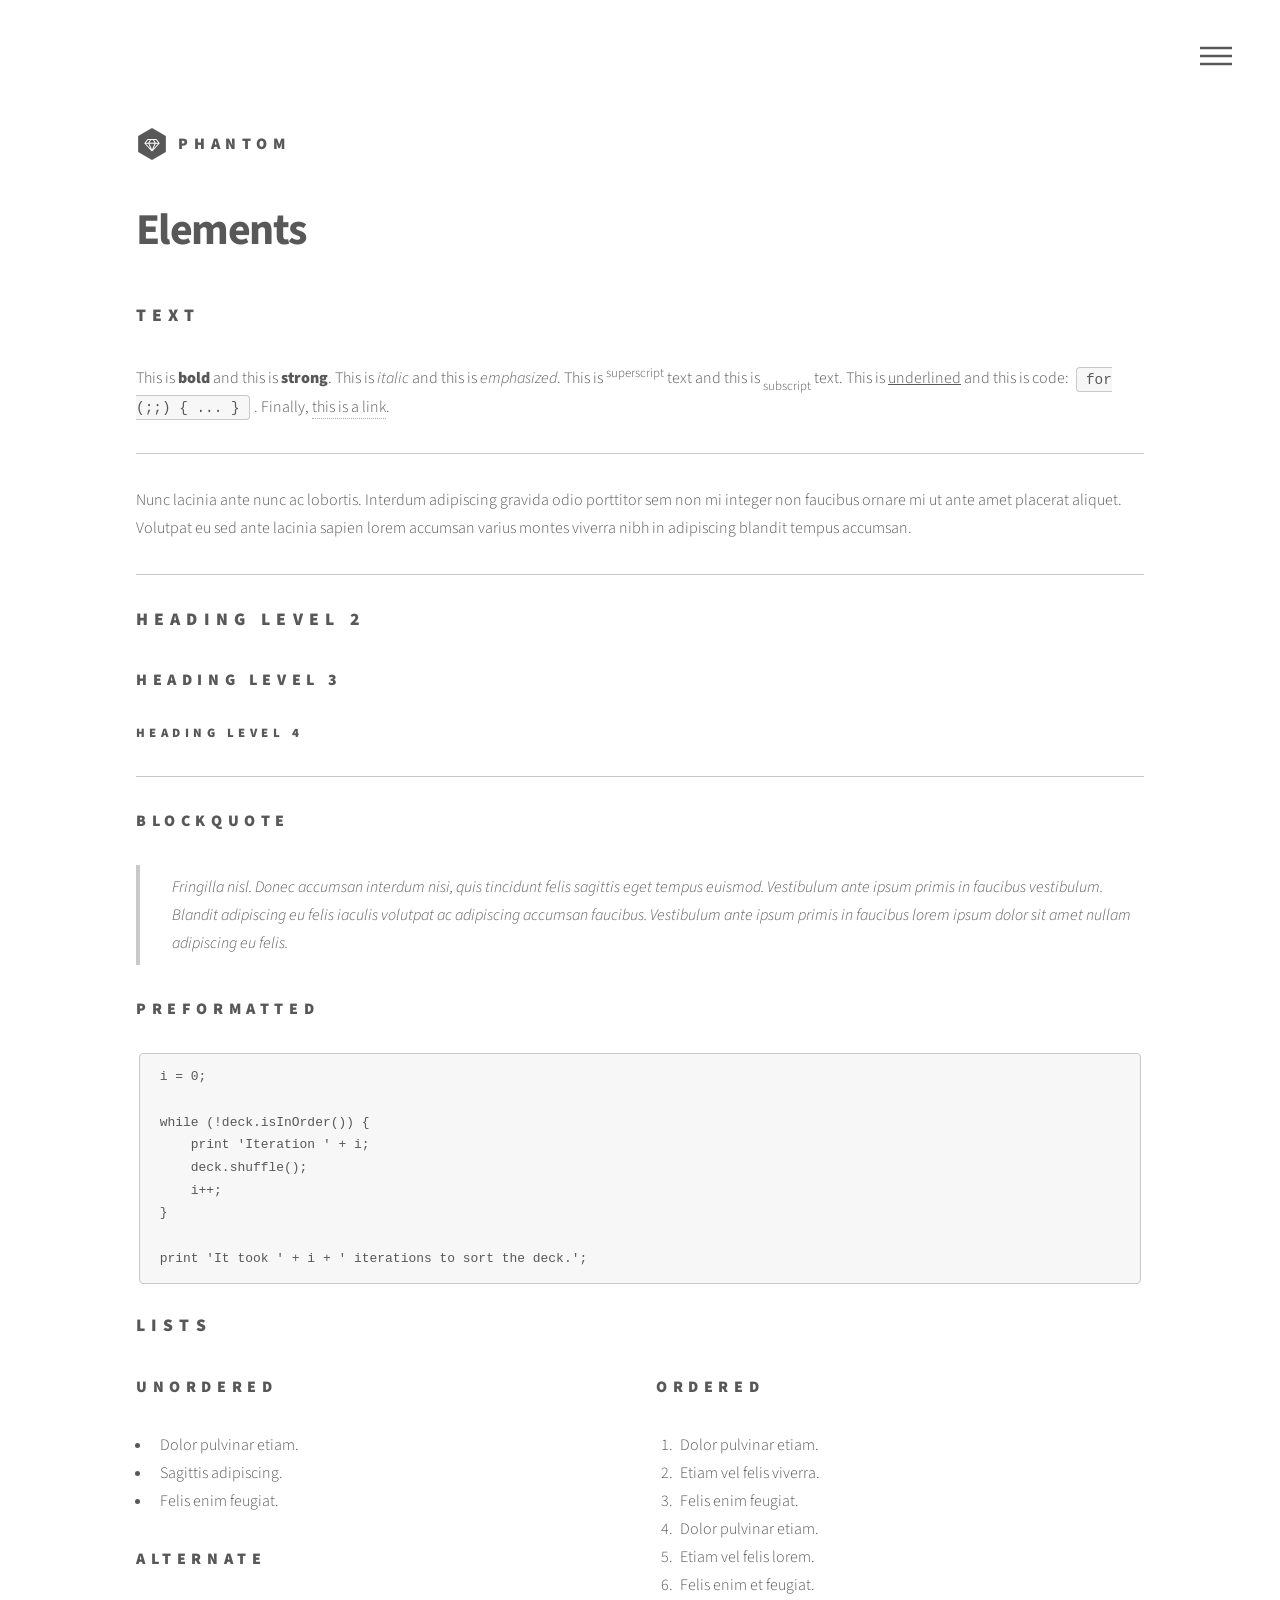
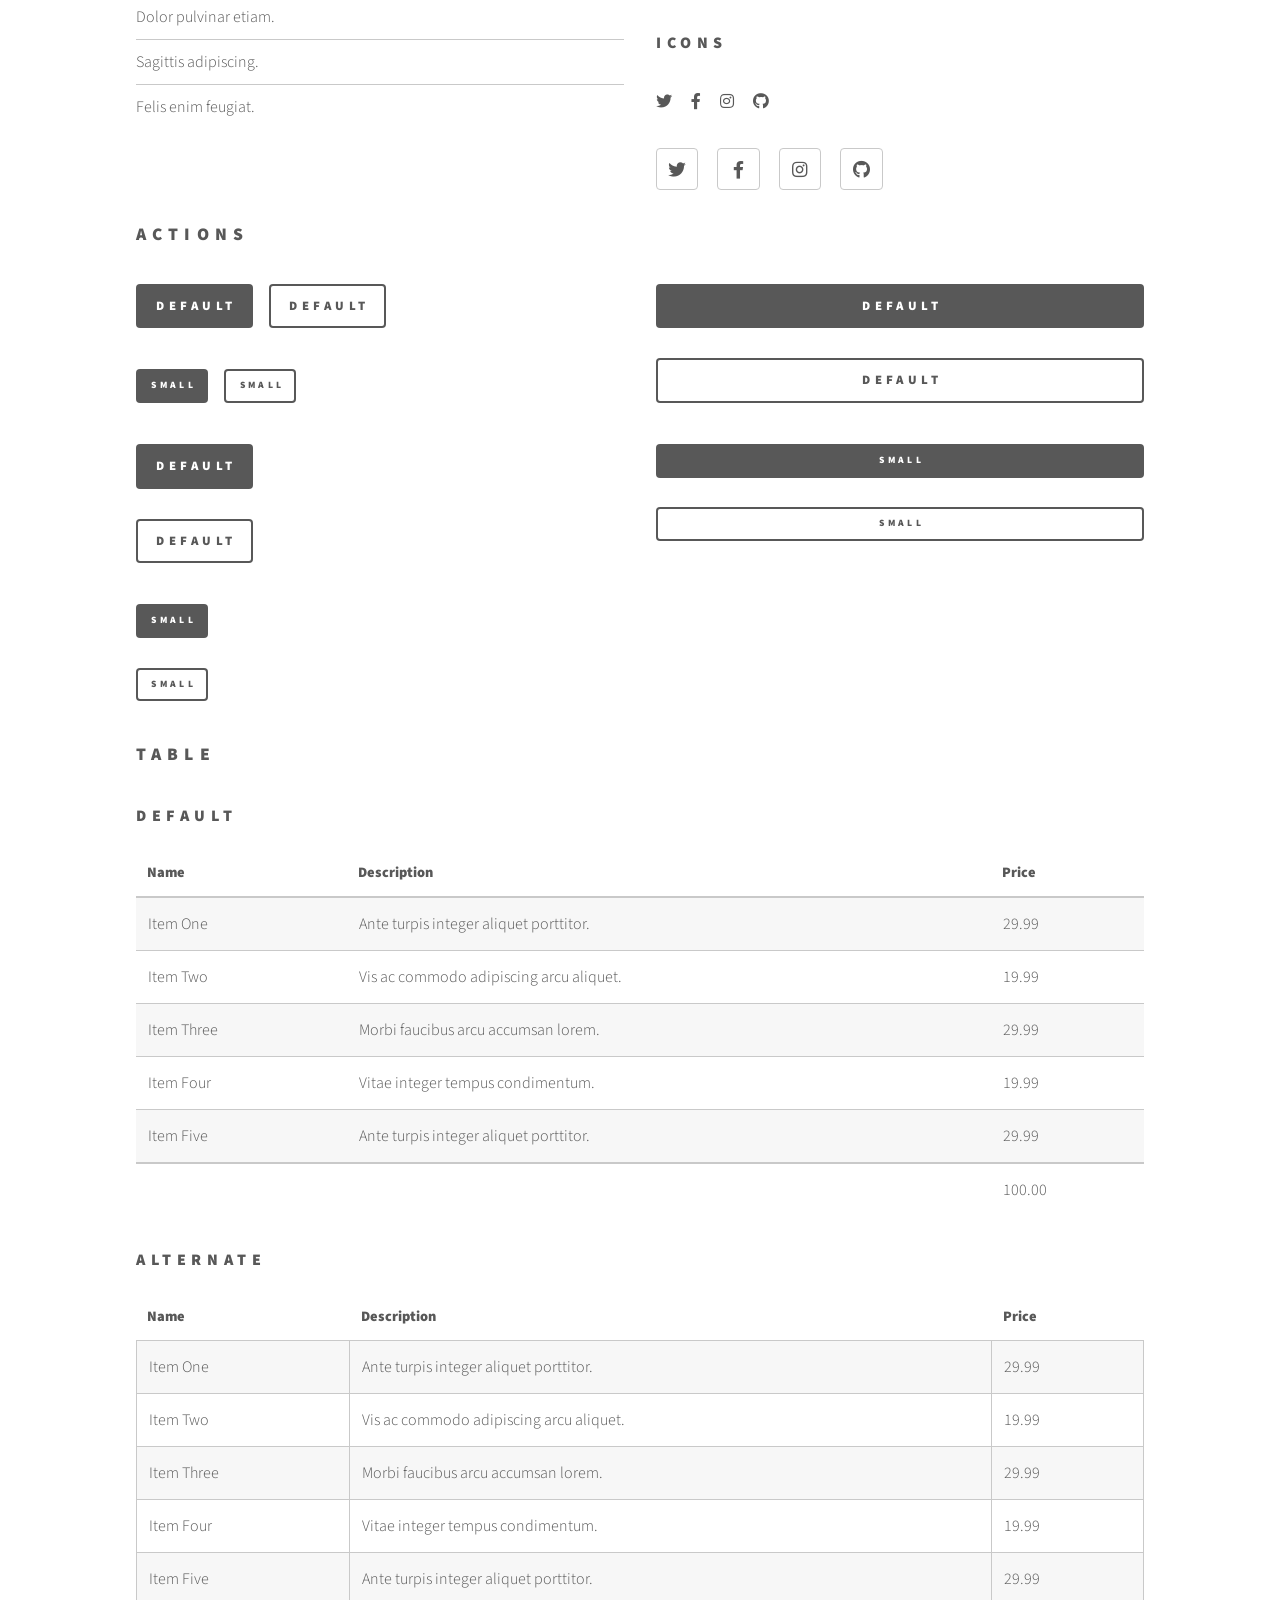
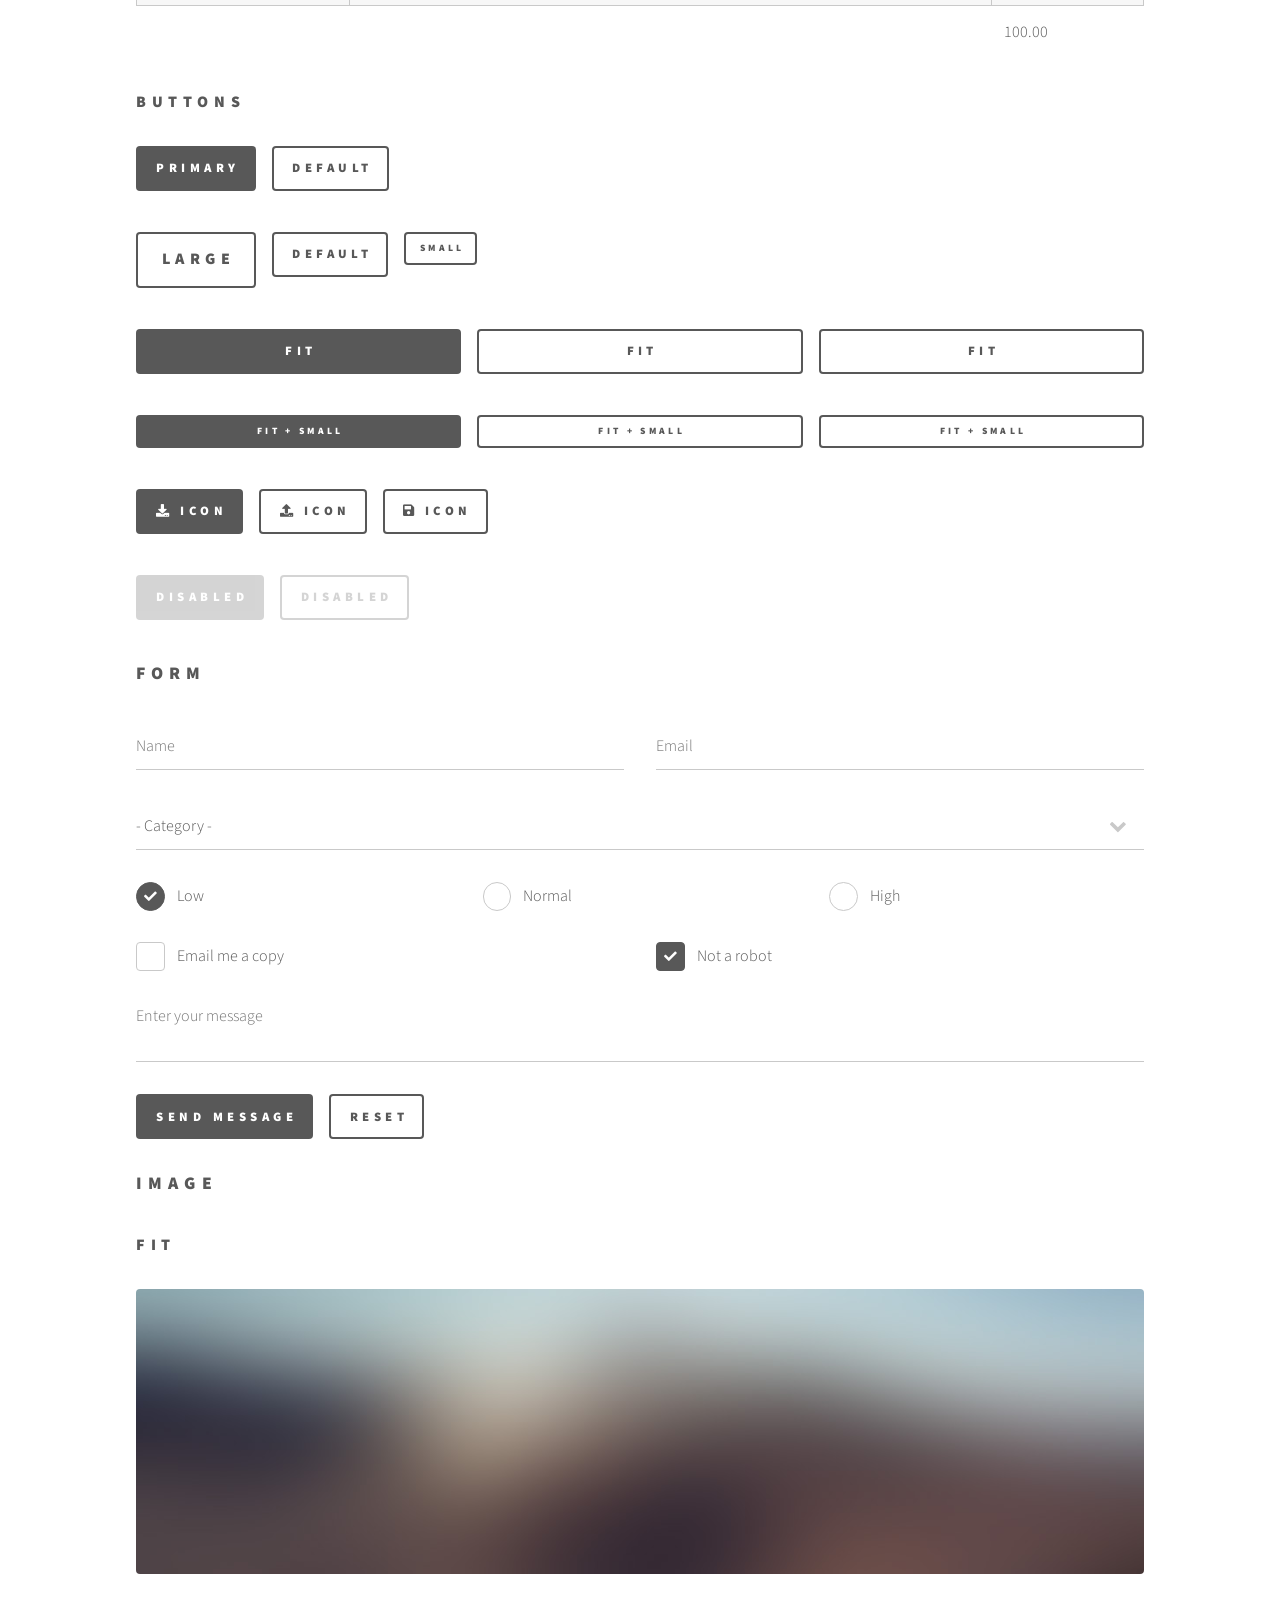
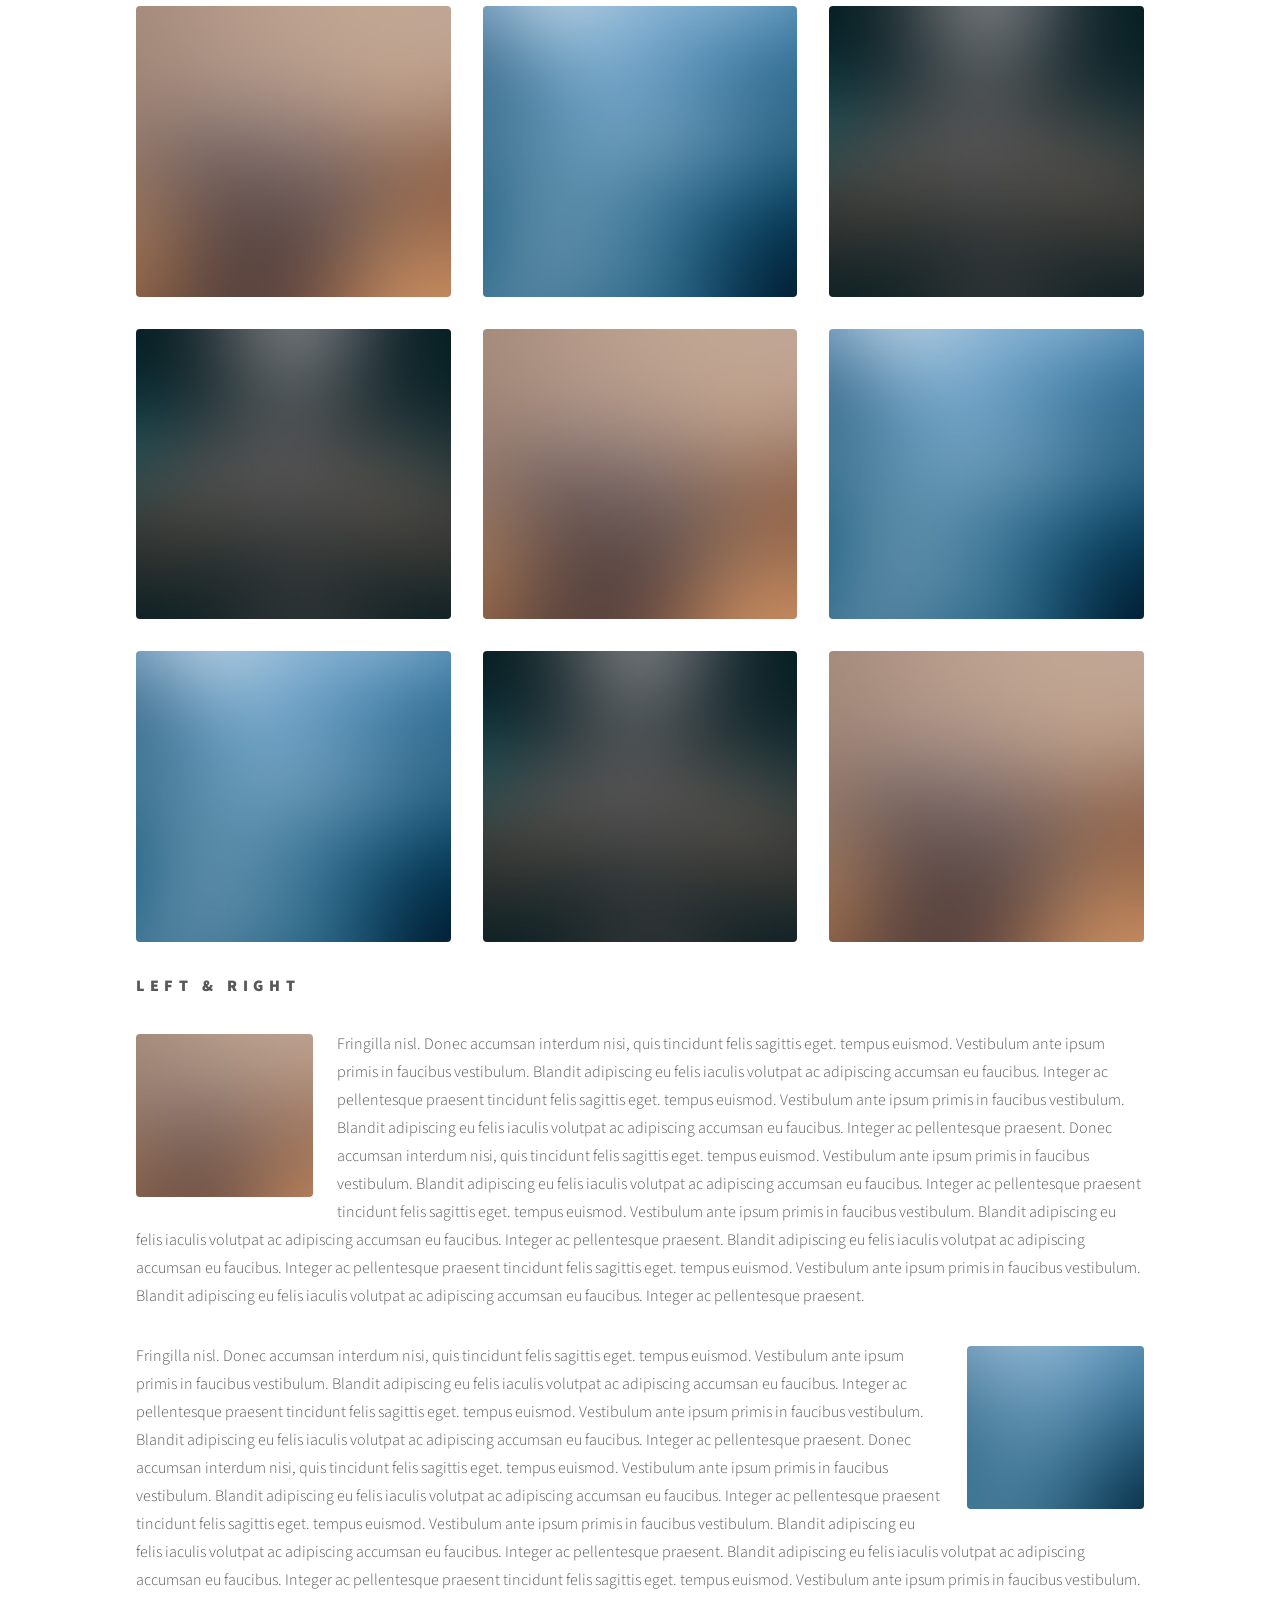
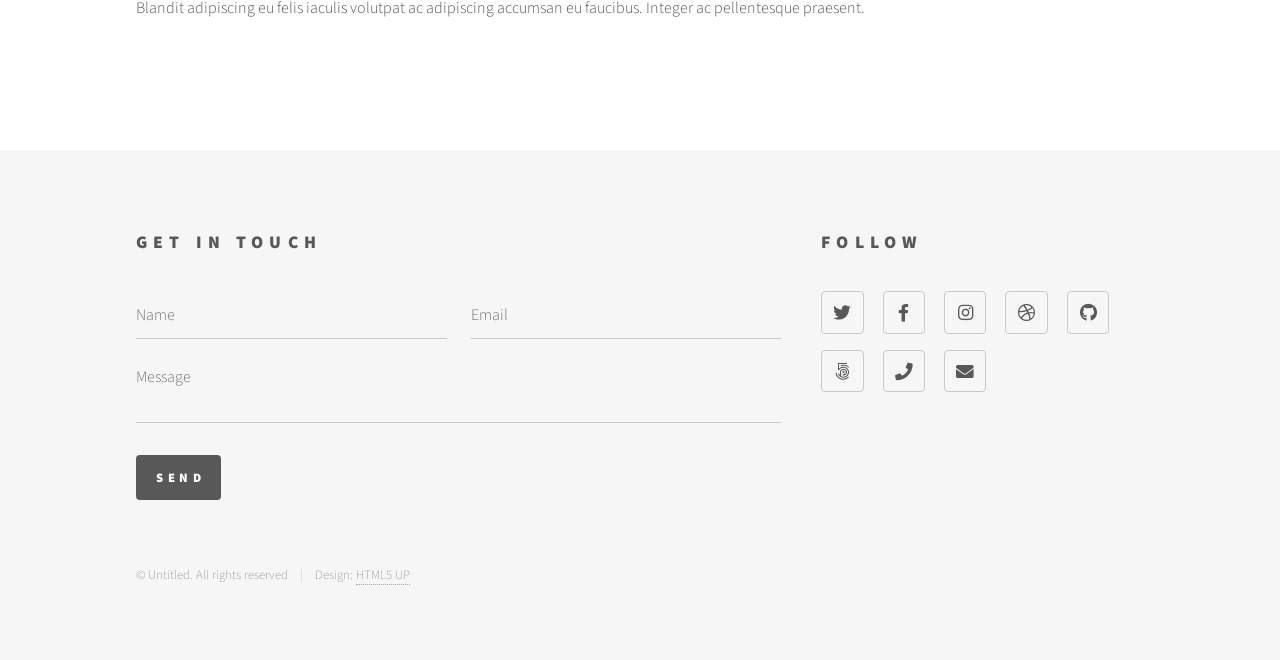
<file: elements.html>
<!DOCTYPE HTML>
<!--
	Phantom by HTML5 UP
	html5up.net | @ajlkn
	Free for personal and commercial use under the CCA 3.0 license (html5up.net/license)
-->
<html>
	<head>
		<title>Elements - Phantom by HTML5 UP</title>
		<meta charset="utf-8" />
		<meta name="viewport" content="width=device-width, initial-scale=1, user-scalable=no" />
		<link rel="stylesheet" href="assets/css/main.css" />
		<noscript><link rel="stylesheet" href="assets/css/noscript.css" /></noscript>
	</head>
	<body class="is-preload">
		<!-- Wrapper -->
			<div id="wrapper">

				<!-- Header -->
					<header id="header">
						<div class="inner">

							<!-- Logo -->
								<a href="index.html" class="logo">
									<span class="symbol"><img src="images/logo.svg" alt="" /></span><span class="title">Phantom</span>
								</a>

							<!-- Nav -->
								<nav>
									<ul>
										<li><a href="#menu">Menu</a></li>
									</ul>
								</nav>

						</div>
					</header>

				<!-- Menu -->
					<nav id="menu">
						<h2>Menu</h2>
						<ul>
							<li><a href="index.html">Home</a></li>
							<li><a href="generic.html">Ipsum veroeros</a></li>
							<li><a href="generic.html">Tempus etiam</a></li>
							<li><a href="generic.html">Consequat dolor</a></li>
							<li><a href="elements.html">Elements</a></li>
						</ul>
					</nav>

				<!-- Main -->
					<div id="main">
						<div class="inner">
							<h1>Elements</h1>

							<!-- Text -->
								<section>
									<h2>Text</h2>
									<p>This is <b>bold</b> and this is <strong>strong</strong>. This is <i>italic</i> and this is <em>emphasized</em>.
									This is <sup>superscript</sup> text and this is <sub>subscript</sub> text.
									This is <u>underlined</u> and this is code: <code>for (;;) { ... }</code>. Finally, <a href="#">this is a link</a>.</p>
									<hr />
									<p>Nunc lacinia ante nunc ac lobortis. Interdum adipiscing gravida odio porttitor sem non mi integer non faucibus ornare mi ut ante amet placerat aliquet. Volutpat eu sed ante lacinia sapien lorem accumsan varius montes viverra nibh in adipiscing blandit tempus accumsan.</p>
									<hr />
									<h2>Heading Level 2</h2>
									<h3>Heading Level 3</h3>
									<h4>Heading Level 4</h4>
									<hr />
									<h3>Blockquote</h3>
									<blockquote>Fringilla nisl. Donec accumsan interdum nisi, quis tincidunt felis sagittis eget tempus euismod. Vestibulum ante ipsum primis in faucibus vestibulum. Blandit adipiscing eu felis iaculis volutpat ac adipiscing accumsan faucibus. Vestibulum ante ipsum primis in faucibus lorem ipsum dolor sit amet nullam adipiscing eu felis.</blockquote>
									<h3>Preformatted</h3>
									<pre><code>i = 0;

while (!deck.isInOrder()) {
    print 'Iteration ' + i;
    deck.shuffle();
    i++;
}

print 'It took ' + i + ' iterations to sort the deck.';</code></pre>
								</section>

							<!-- Lists -->
								<section>
									<h2>Lists</h2>
									<div class="row">
										<div class="col-6 col-12-medium">
											<h3>Unordered</h3>
											<ul>
												<li>Dolor pulvinar etiam.</li>
												<li>Sagittis adipiscing.</li>
												<li>Felis enim feugiat.</li>
											</ul>
											<h3>Alternate</h3>
											<ul class="alt">
												<li>Dolor pulvinar etiam.</li>
												<li>Sagittis adipiscing.</li>
												<li>Felis enim feugiat.</li>
											</ul>
										</div>
										<div class="col-6 col-12-medium">
											<h3>Ordered</h3>
											<ol>
												<li>Dolor pulvinar etiam.</li>
												<li>Etiam vel felis viverra.</li>
												<li>Felis enim feugiat.</li>
												<li>Dolor pulvinar etiam.</li>
												<li>Etiam vel felis lorem.</li>
												<li>Felis enim et feugiat.</li>
											</ol>
											<h3>Icons</h3>
											<ul class="icons">
												<li><a href="#" class="icon brands style1 fa-twitter"><span class="label">Twitter</span></a></li>
												<li><a href="#" class="icon brands style1 fa-facebook-f"><span class="label">Facebook</span></a></li>
												<li><a href="#" class="icon brands style1 fa-instagram"><span class="label">Instagram</span></a></li>
												<li><a href="#" class="icon brands style1 fa-github"><span class="label">Github</span></a></li>
											</ul>
											<ul class="icons">
												<li><a href="#" class="icon brands style2 fa-twitter"><span class="label">Twitter</span></a></li>
												<li><a href="#" class="icon brands style2 fa-facebook-f"><span class="label">Facebook</span></a></li>
												<li><a href="#" class="icon brands style2 fa-instagram"><span class="label">Instagram</span></a></li>
												<li><a href="#" class="icon brands style2 fa-github"><span class="label">Github</span></a></li>
											</ul>
										</div>
									</div>
									<h2>Actions</h2>
									<div class="row">
										<div class="col-6 col-12-medium">
											<ul class="actions">
												<li><a href="#" class="button primary">Default</a></li>
												<li><a href="#" class="button">Default</a></li>
											</ul>
											<ul class="actions small">
												<li><a href="#" class="button primary small">Small</a></li>
												<li><a href="#" class="button small">Small</a></li>
											</ul>
											<ul class="actions stacked">
												<li><a href="#" class="button primary">Default</a></li>
												<li><a href="#" class="button">Default</a></li>
											</ul>
											<ul class="actions stacked">
												<li><a href="#" class="button primary small">Small</a></li>
												<li><a href="#" class="button small">Small</a></li>
											</ul>
										</div>
										<div class="col-6 col-12-medium">
											<ul class="actions stacked">
												<li><a href="#" class="button primary fit">Default</a></li>
												<li><a href="#" class="button fit">Default</a></li>
											</ul>
											<ul class="actions stacked">
												<li><a href="#" class="button primary small fit">Small</a></li>
												<li><a href="#" class="button small fit">Small</a></li>
											</ul>
										</div>
									</div>
								</section>

							<!-- Table -->
								<section>
									<h2>Table</h2>
									<h3>Default</h3>
									<div class="table-wrapper">
										<table>
											<thead>
												<tr>
													<th>Name</th>
													<th>Description</th>
													<th>Price</th>
												</tr>
											</thead>
											<tbody>
												<tr>
													<td>Item One</td>
													<td>Ante turpis integer aliquet porttitor.</td>
													<td>29.99</td>
												</tr>
												<tr>
													<td>Item Two</td>
													<td>Vis ac commodo adipiscing arcu aliquet.</td>
													<td>19.99</td>
												</tr>
												<tr>
													<td>Item Three</td>
													<td> Morbi faucibus arcu accumsan lorem.</td>
													<td>29.99</td>
												</tr>
												<tr>
													<td>Item Four</td>
													<td>Vitae integer tempus condimentum.</td>
													<td>19.99</td>
												</tr>
												<tr>
													<td>Item Five</td>
													<td>Ante turpis integer aliquet porttitor.</td>
													<td>29.99</td>
												</tr>
											</tbody>
											<tfoot>
												<tr>
													<td colspan="2"></td>
													<td>100.00</td>
												</tr>
											</tfoot>
										</table>
									</div>

									<h3>Alternate</h3>
									<div class="table-wrapper">
										<table class="alt">
											<thead>
												<tr>
													<th>Name</th>
													<th>Description</th>
													<th>Price</th>
												</tr>
											</thead>
											<tbody>
												<tr>
													<td>Item One</td>
													<td>Ante turpis integer aliquet porttitor.</td>
													<td>29.99</td>
												</tr>
												<tr>
													<td>Item Two</td>
													<td>Vis ac commodo adipiscing arcu aliquet.</td>
													<td>19.99</td>
												</tr>
												<tr>
													<td>Item Three</td>
													<td> Morbi faucibus arcu accumsan lorem.</td>
													<td>29.99</td>
												</tr>
												<tr>
													<td>Item Four</td>
													<td>Vitae integer tempus condimentum.</td>
													<td>19.99</td>
												</tr>
												<tr>
													<td>Item Five</td>
													<td>Ante turpis integer aliquet porttitor.</td>
													<td>29.99</td>
												</tr>
											</tbody>
											<tfoot>
												<tr>
													<td colspan="2"></td>
													<td>100.00</td>
												</tr>
											</tfoot>
										</table>
									</div>
								</section>

							<!-- Buttons -->
								<section>
									<h3>Buttons</h3>
									<ul class="actions">
										<li><a href="#" class="button primary">Primary</a></li>
										<li><a href="#" class="button">Default</a></li>
									</ul>
									<ul class="actions">
										<li><a href="#" class="button large">Large</a></li>
										<li><a href="#" class="button">Default</a></li>
										<li><a href="#" class="button small">Small</a></li>
									</ul>
									<ul class="actions fit">
										<li><a href="#" class="button primary fit">Fit</a></li>
										<li><a href="#" class="button fit">Fit</a></li>
										<li><a href="#" class="button fit">Fit</a></li>
									</ul>
									<ul class="actions fit small">
										<li><a href="#" class="button primary fit small">Fit + Small</a></li>
										<li><a href="#" class="button fit small">Fit + Small</a></li>
										<li><a href="#" class="button fit small">Fit + Small</a></li>
									</ul>
									<ul class="actions">
										<li><a href="#" class="button primary icon solid fa-download">Icon</a></li>
										<li><a href="#" class="button icon solid fa-upload">Icon</a></li>
										<li><a href="#" class="button icon solid fa-save">Icon</a></li>
									</ul>
									<ul class="actions">
										<li><span class="button primary disabled">Disabled</span></li>
										<li><span class="button disabled">Disabled</span></li>
									</ul>
								</section>

							<!-- Form -->
								<section>
									<h2>Form</h2>
									<form method="post" action="#">
										<div class="row gtr-uniform">
											<div class="col-6 col-12-xsmall">
												<input type="text" name="demo-name" id="demo-name" value="" placeholder="Name" />
											</div>
											<div class="col-6 col-12-xsmall">
												<input type="email" name="demo-email" id="demo-email" value="" placeholder="Email" />
											</div>
											<div class="col-12">
												<select name="demo-category" id="demo-category">
													<option value="">- Category -</option>
													<option value="1">Manufacturing</option>
													<option value="1">Shipping</option>
													<option value="1">Administration</option>
													<option value="1">Human Resources</option>
												</select>
											</div>
											<div class="col-4 col-12-small">
												<input type="radio" id="demo-priority-low" name="demo-priority" checked>
												<label for="demo-priority-low">Low</label>
											</div>
											<div class="col-4 col-12-small">
												<input type="radio" id="demo-priority-normal" name="demo-priority">
												<label for="demo-priority-normal">Normal</label>
											</div>
											<div class="col-4 col-12-small">
												<input type="radio" id="demo-priority-high" name="demo-priority">
												<label for="demo-priority-high">High</label>
											</div>
											<div class="col-6 col-12-small">
												<input type="checkbox" id="demo-copy" name="demo-copy">
												<label for="demo-copy">Email me a copy</label>
											</div>
											<div class="col-6 col-12-small">
												<input type="checkbox" id="demo-human" name="demo-human" checked>
												<label for="demo-human">Not a robot</label>
											</div>
											<div class="col-12">
												<textarea name="demo-message" id="demo-message" placeholder="Enter your message" rows="6"></textarea>
											</div>
											<div class="col-12">
												<ul class="actions">
													<li><input type="submit" value="Send Message" class="primary" /></li>
													<li><input type="reset" value="Reset" /></li>
												</ul>
											</div>
										</div>
									</form>
								</section>

							<!-- Image -->
								<section>
									<h2>Image</h2>
									<h3>Fit</h3>
									<div class="box alt">
										<div class="row gtr-uniform">
											<div class="col-12"><span class="image fit"><img src="images/pic13.jpg" alt="" /></span></div>
											<div class="col-4"><span class="image fit"><img src="images/pic01.jpg" alt="" /></span></div>
											<div class="col-4"><span class="image fit"><img src="images/pic02.jpg" alt="" /></span></div>
											<div class="col-4"><span class="image fit"><img src="images/pic03.jpg" alt="" /></span></div>
											<div class="col-4"><span class="image fit"><img src="images/pic03.jpg" alt="" /></span></div>
											<div class="col-4"><span class="image fit"><img src="images/pic01.jpg" alt="" /></span></div>
											<div class="col-4"><span class="image fit"><img src="images/pic02.jpg" alt="" /></span></div>
											<div class="col-4"><span class="image fit"><img src="images/pic02.jpg" alt="" /></span></div>
											<div class="col-4"><span class="image fit"><img src="images/pic03.jpg" alt="" /></span></div>
											<div class="col-4"><span class="image fit"><img src="images/pic01.jpg" alt="" /></span></div>
										</div>
									</div>
									<h3>Left &amp; Right</h3>
									<p><span class="image left"><img src="images/pic14.jpg" alt="" /></span>Fringilla nisl. Donec accumsan interdum nisi, quis tincidunt felis sagittis eget. tempus euismod. Vestibulum ante ipsum primis in faucibus vestibulum. Blandit adipiscing eu felis iaculis volutpat ac adipiscing accumsan eu faucibus. Integer ac pellentesque praesent tincidunt felis sagittis eget. tempus euismod. Vestibulum ante ipsum primis in faucibus vestibulum. Blandit adipiscing eu felis iaculis volutpat ac adipiscing accumsan eu faucibus. Integer ac pellentesque praesent. Donec accumsan interdum nisi, quis tincidunt felis sagittis eget. tempus euismod. Vestibulum ante ipsum primis in faucibus vestibulum. Blandit adipiscing eu felis iaculis volutpat ac adipiscing accumsan eu faucibus. Integer ac pellentesque praesent tincidunt felis sagittis eget. tempus euismod. Vestibulum ante ipsum primis in faucibus vestibulum. Blandit adipiscing eu felis iaculis volutpat ac adipiscing accumsan eu faucibus. Integer ac pellentesque praesent. Blandit adipiscing eu felis iaculis volutpat ac adipiscing accumsan eu faucibus. Integer ac pellentesque praesent tincidunt felis sagittis eget. tempus euismod. Vestibulum ante ipsum primis in faucibus vestibulum. Blandit adipiscing eu felis iaculis volutpat ac adipiscing accumsan eu faucibus. Integer ac pellentesque praesent.</p>
									<p><span class="image right"><img src="images/pic15.jpg" alt="" /></span>Fringilla nisl. Donec accumsan interdum nisi, quis tincidunt felis sagittis eget. tempus euismod. Vestibulum ante ipsum primis in faucibus vestibulum. Blandit adipiscing eu felis iaculis volutpat ac adipiscing accumsan eu faucibus. Integer ac pellentesque praesent tincidunt felis sagittis eget. tempus euismod. Vestibulum ante ipsum primis in faucibus vestibulum. Blandit adipiscing eu felis iaculis volutpat ac adipiscing accumsan eu faucibus. Integer ac pellentesque praesent. Donec accumsan interdum nisi, quis tincidunt felis sagittis eget. tempus euismod. Vestibulum ante ipsum primis in faucibus vestibulum. Blandit adipiscing eu felis iaculis volutpat ac adipiscing accumsan eu faucibus. Integer ac pellentesque praesent tincidunt felis sagittis eget. tempus euismod. Vestibulum ante ipsum primis in faucibus vestibulum. Blandit adipiscing eu felis iaculis volutpat ac adipiscing accumsan eu faucibus. Integer ac pellentesque praesent. Blandit adipiscing eu felis iaculis volutpat ac adipiscing accumsan eu faucibus. Integer ac pellentesque praesent tincidunt felis sagittis eget. tempus euismod. Vestibulum ante ipsum primis in faucibus vestibulum. Blandit adipiscing eu felis iaculis volutpat ac adipiscing accumsan eu faucibus. Integer ac pellentesque praesent.</p>
								</section>

						</div>
					</div>

				<!-- Footer -->
					<footer id="footer">
						<div class="inner">
							<section>
								<h2>Get in touch</h2>
								<form method="post" action="#">
									<div class="fields">
										<div class="field half">
											<input type="text" name="name" id="name" placeholder="Name" />
										</div>
										<div class="field half">
											<input type="email" name="email" id="email" placeholder="Email" />
										</div>
										<div class="field">
											<textarea name="message" id="message" placeholder="Message"></textarea>
										</div>
									</div>
									<ul class="actions">
										<li><input type="submit" value="Send" class="primary" /></li>
									</ul>
								</form>
							</section>
							<section>
								<h2>Follow</h2>
								<ul class="icons">
									<li><a href="#" class="icon brands style2 fa-twitter"><span class="label">Twitter</span></a></li>
									<li><a href="#" class="icon brands style2 fa-facebook-f"><span class="label">Facebook</span></a></li>
									<li><a href="#" class="icon brands style2 fa-instagram"><span class="label">Instagram</span></a></li>
									<li><a href="#" class="icon brands style2 fa-dribbble"><span class="label">Dribbble</span></a></li>
									<li><a href="#" class="icon brands style2 fa-github"><span class="label">GitHub</span></a></li>
									<li><a href="#" class="icon brands style2 fa-500px"><span class="label">500px</span></a></li>
									<li><a href="#" class="icon solid style2 fa-phone"><span class="label">Phone</span></a></li>
									<li><a href="#" class="icon solid style2 fa-envelope"><span class="label">Email</span></a></li>
								</ul>
							</section>
							<ul class="copyright">
								<li>&copy; Untitled. All rights reserved</li><li>Design: <a href="http://html5up.net">HTML5 UP</a></li>
							</ul>
						</div>
					</footer>

			</div>

		<!-- Scripts -->
			<script src="assets/js/jquery.min.js"></script>
			<script src="assets/js/browser.min.js"></script>
			<script src="assets/js/breakpoints.min.js"></script>
			<script src="assets/js/util.js"></script>
			<script src="assets/js/main.js"></script>

	</body>
</html>
</file>
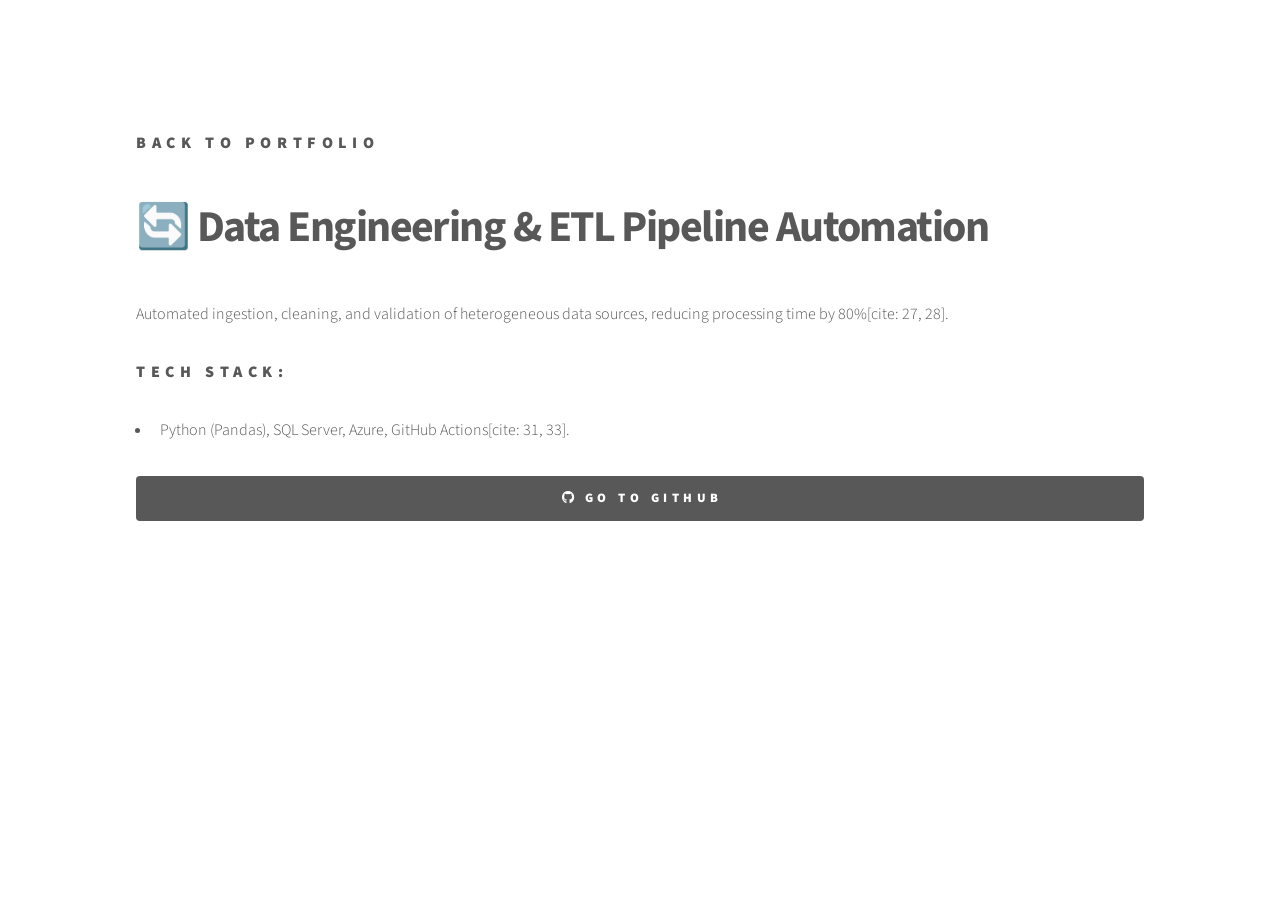
<file: engineering.html>
<!DOCTYPE HTML>
<html>

<head>
    <title>Data Engineering | Alexis Sánchez</title>
    <meta charset="utf-8" />
    <link rel="stylesheet" href="assets/css/main.css" />
</head>

<body class="is-preload">
    <div id="wrapper">
        <header id="header">
            <div class="inner"><a href="index.html" class="logo"><span class="title">Back to Portfolio</span></a></div>
        </header>
        <div id="main">
            <div class="inner">
                <h1>🔄 Data Engineering & ETL Pipeline Automation</h1>
                <p>Automated ingestion, cleaning, and validation of heterogeneous data sources, reducing processing time
                    by 80%[cite: 27, 28].</p>
                <h3>Tech Stack:</h3>
                <ul>
                    <li>Python (Pandas), SQL Server, Azure, GitHub Actions[cite: 31, 33].</li>
                </ul>
                <ul class="actions fit">
                    <li><a href="#" class="button primary icon brands fa-github">Go to GitHub</a></li>
                </ul>
            </div>
        </div>
    </div>
</body>

</html>
</file>
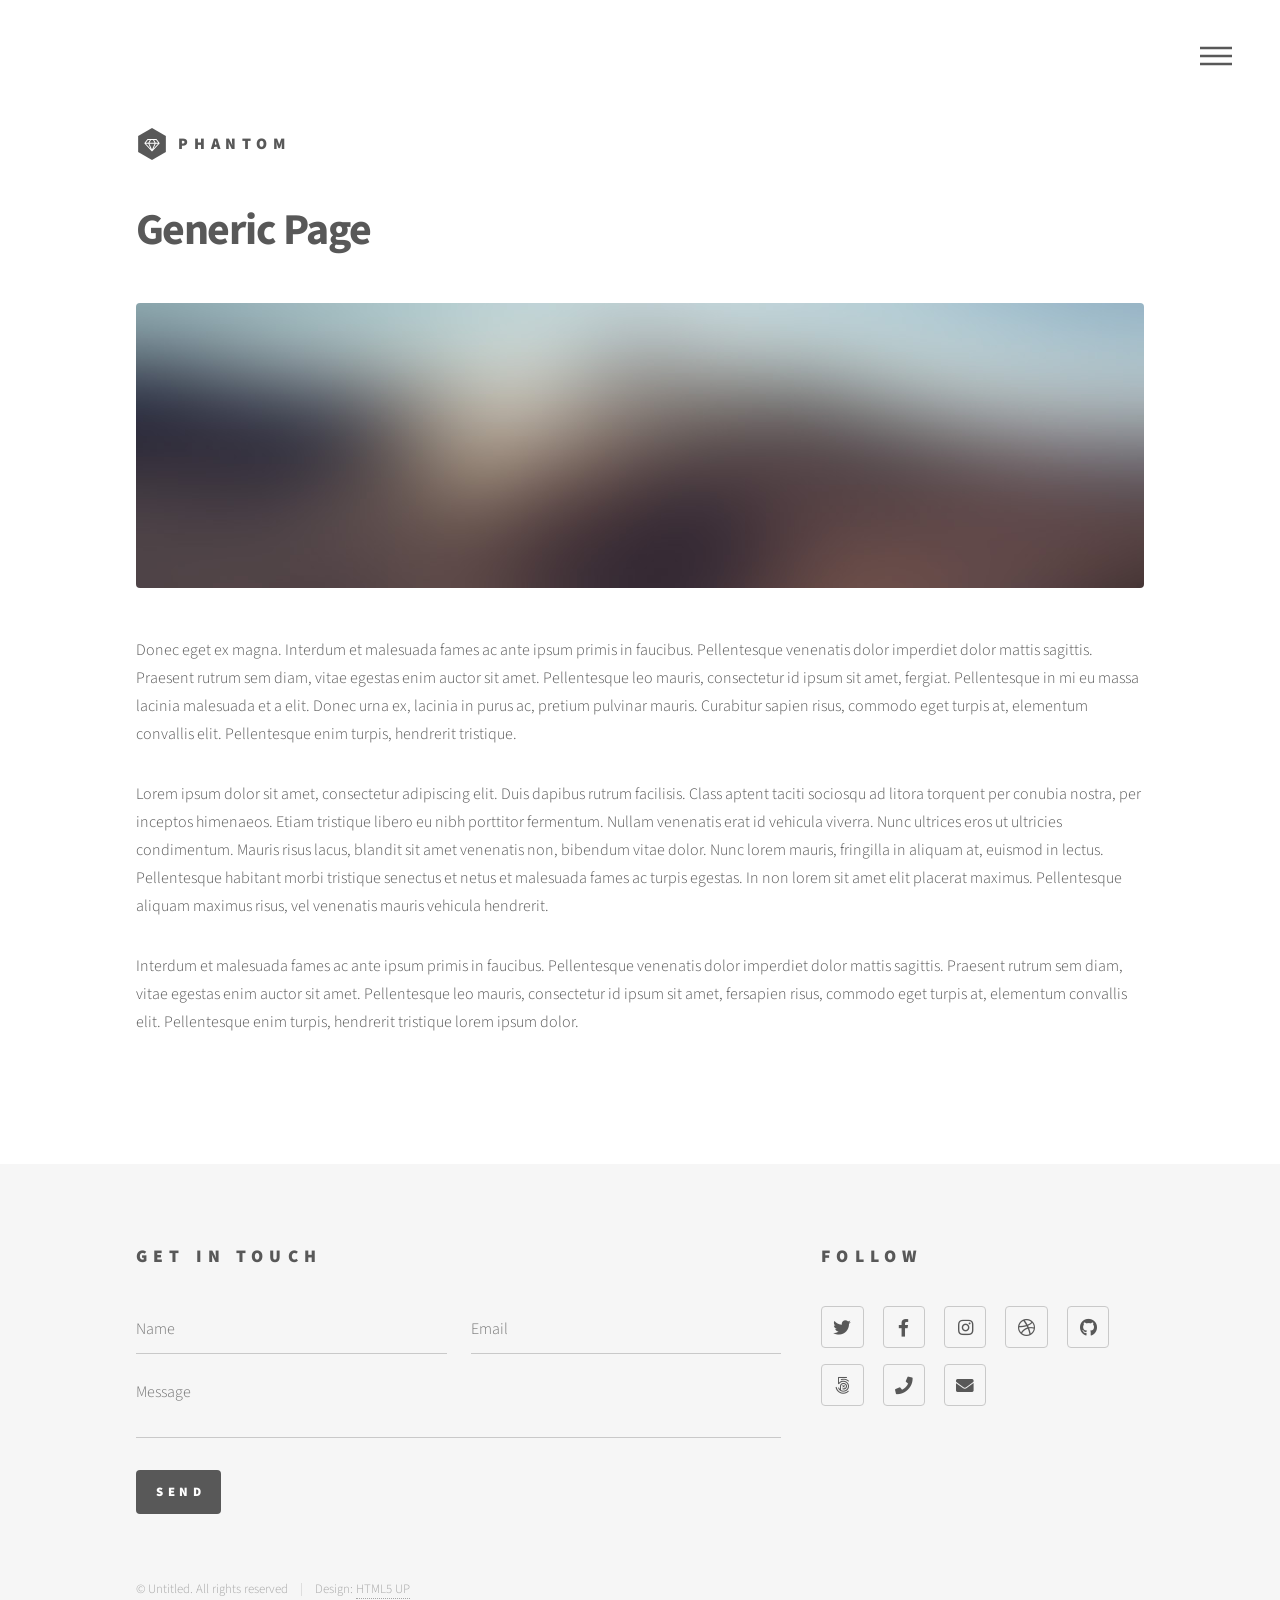
<file: generic.html>
<!DOCTYPE HTML>
<!--
	Phantom by HTML5 UP
	html5up.net | @ajlkn
	Free for personal and commercial use under the CCA 3.0 license (html5up.net/license)
-->
<html>
	<head>
		<title>Generic - Phantom by HTML5 UP</title>
		<meta charset="utf-8" />
		<meta name="viewport" content="width=device-width, initial-scale=1, user-scalable=no" />
		<link rel="stylesheet" href="assets/css/main.css" />
		<noscript><link rel="stylesheet" href="assets/css/noscript.css" /></noscript>
	</head>
	<body class="is-preload">
		<!-- Wrapper -->
			<div id="wrapper">

				<!-- Header -->
					<header id="header">
						<div class="inner">

							<!-- Logo -->
								<a href="index.html" class="logo">
									<span class="symbol"><img src="images/logo.svg" alt="" /></span><span class="title">Phantom</span>
								</a>

							<!-- Nav -->
								<nav>
									<ul>
										<li><a href="#menu">Menu</a></li>
									</ul>
								</nav>

						</div>
					</header>

				<!-- Menu -->
					<nav id="menu">
						<h2>Menu</h2>
						<ul>
							<li><a href="index.html">Home</a></li>
							<li><a href="generic.html">Ipsum veroeros</a></li>
							<li><a href="generic.html">Tempus etiam</a></li>
							<li><a href="generic.html">Consequat dolor</a></li>
							<li><a href="elements.html">Elements</a></li>
						</ul>
					</nav>

				<!-- Main -->
					<div id="main">
						<div class="inner">
							<h1>Generic Page</h1>
							<span class="image main"><img src="images/pic13.jpg" alt="" /></span>
							<p>Donec eget ex magna. Interdum et malesuada fames ac ante ipsum primis in faucibus. Pellentesque venenatis dolor imperdiet dolor mattis sagittis. Praesent rutrum sem diam, vitae egestas enim auctor sit amet. Pellentesque leo mauris, consectetur id ipsum sit amet, fergiat. Pellentesque in mi eu massa lacinia malesuada et a elit. Donec urna ex, lacinia in purus ac, pretium pulvinar mauris. Curabitur sapien risus, commodo eget turpis at, elementum convallis elit. Pellentesque enim turpis, hendrerit tristique.</p>
							<p>Lorem ipsum dolor sit amet, consectetur adipiscing elit. Duis dapibus rutrum facilisis. Class aptent taciti sociosqu ad litora torquent per conubia nostra, per inceptos himenaeos. Etiam tristique libero eu nibh porttitor fermentum. Nullam venenatis erat id vehicula viverra. Nunc ultrices eros ut ultricies condimentum. Mauris risus lacus, blandit sit amet venenatis non, bibendum vitae dolor. Nunc lorem mauris, fringilla in aliquam at, euismod in lectus. Pellentesque habitant morbi tristique senectus et netus et malesuada fames ac turpis egestas. In non lorem sit amet elit placerat maximus. Pellentesque aliquam maximus risus, vel venenatis mauris vehicula hendrerit.</p>
							<p>Interdum et malesuada fames ac ante ipsum primis in faucibus. Pellentesque venenatis dolor imperdiet dolor mattis sagittis. Praesent rutrum sem diam, vitae egestas enim auctor sit amet. Pellentesque leo mauris, consectetur id ipsum sit amet, fersapien risus, commodo eget turpis at, elementum convallis elit. Pellentesque enim turpis, hendrerit tristique lorem ipsum dolor.</p>
						</div>
					</div>

				<!-- Footer -->
					<footer id="footer">
						<div class="inner">
							<section>
								<h2>Get in touch</h2>
								<form method="post" action="#">
									<div class="fields">
										<div class="field half">
											<input type="text" name="name" id="name" placeholder="Name" />
										</div>
										<div class="field half">
											<input type="email" name="email" id="email" placeholder="Email" />
										</div>
										<div class="field">
											<textarea name="message" id="message" placeholder="Message"></textarea>
										</div>
									</div>
									<ul class="actions">
										<li><input type="submit" value="Send" class="primary" /></li>
									</ul>
								</form>
							</section>
							<section>
								<h2>Follow</h2>
								<ul class="icons">
									<li><a href="#" class="icon brands style2 fa-twitter"><span class="label">Twitter</span></a></li>
									<li><a href="#" class="icon brands style2 fa-facebook-f"><span class="label">Facebook</span></a></li>
									<li><a href="#" class="icon brands style2 fa-instagram"><span class="label">Instagram</span></a></li>
									<li><a href="#" class="icon brands style2 fa-dribbble"><span class="label">Dribbble</span></a></li>
									<li><a href="#" class="icon brands style2 fa-github"><span class="label">GitHub</span></a></li>
									<li><a href="#" class="icon brands style2 fa-500px"><span class="label">500px</span></a></li>
									<li><a href="#" class="icon solid style2 fa-phone"><span class="label">Phone</span></a></li>
									<li><a href="#" class="icon solid style2 fa-envelope"><span class="label">Email</span></a></li>
								</ul>
							</section>
							<ul class="copyright">
								<li>&copy; Untitled. All rights reserved</li><li>Design: <a href="http://html5up.net">HTML5 UP</a></li>
							</ul>
						</div>
					</footer>

			</div>

		<!-- Scripts -->
			<script src="assets/js/jquery.min.js"></script>
			<script src="assets/js/browser.min.js"></script>
			<script src="assets/js/breakpoints.min.js"></script>
			<script src="assets/js/util.js"></script>
			<script src="assets/js/main.js"></script>

	</body>
</html>
</file>
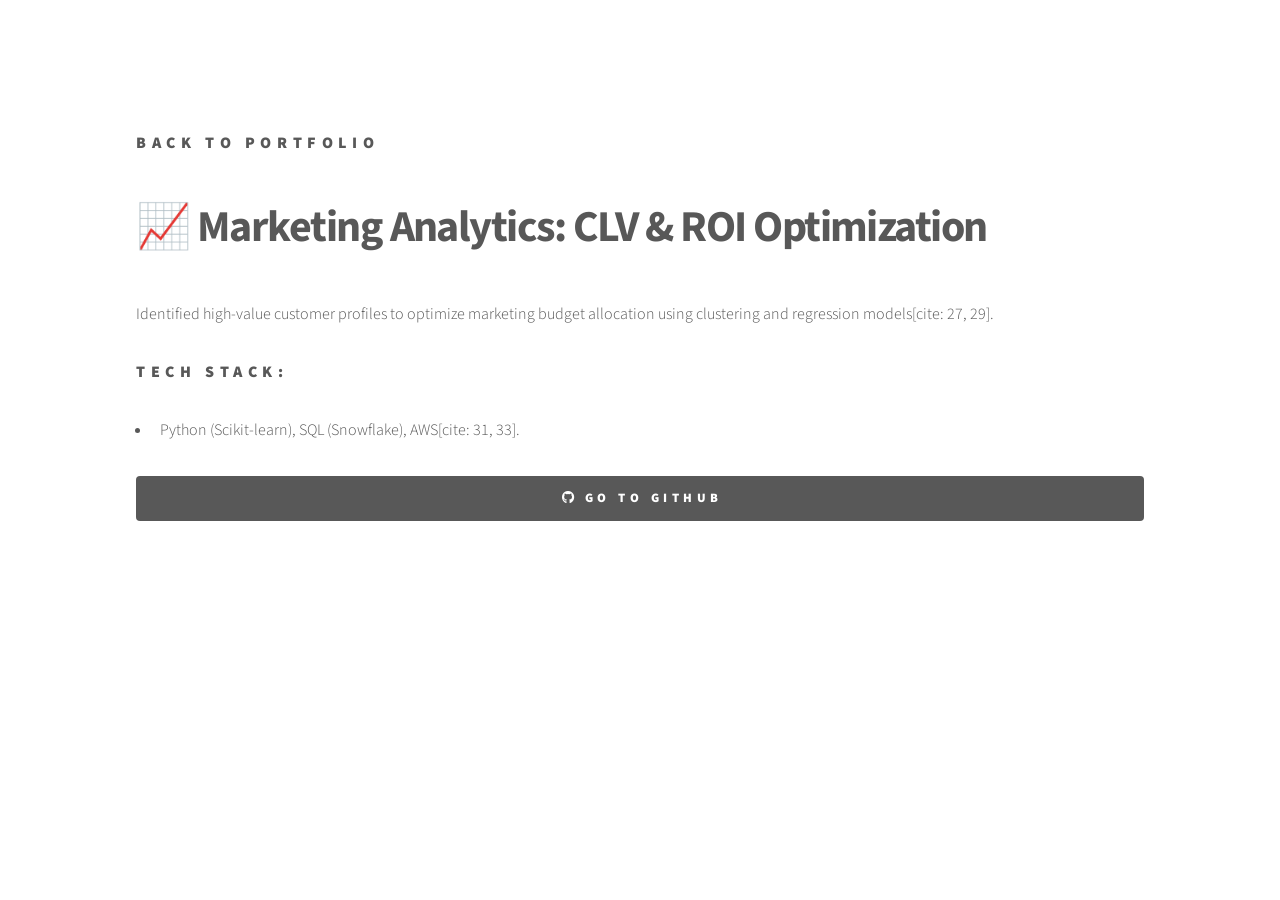
<file: marketing.html>
<!DOCTYPE HTML>
<html>

<head>
    <title>Marketing Analytics | Alexis Sánchez</title>
    <meta charset="utf-8" />
    <link rel="stylesheet" href="assets/css/main.css" />
</head>

<body class="is-preload">
    <div id="wrapper">
        <header id="header">
            <div class="inner"><a href="index.html" class="logo"><span class="title">Back to Portfolio</span></a></div>
        </header>
        <div id="main">
            <div class="inner">
                <h1>📈 Marketing Analytics: CLV & ROI Optimization</h1>
                <p>Identified high-value customer profiles to optimize marketing budget allocation using clustering and
                    regression models[cite: 27, 29].</p>
                <h3>Tech Stack:</h3>
                <ul>
                    <li>Python (Scikit-learn), SQL (Snowflake), AWS[cite: 31, 33].</li>
                </ul>
                <ul class="actions fit">
                    <li><a href="#" class="button primary icon brands fa-github">Go to GitHub</a></li>
                </ul>
            </div>
        </div>
    </div>
</body>

</html>
</file>
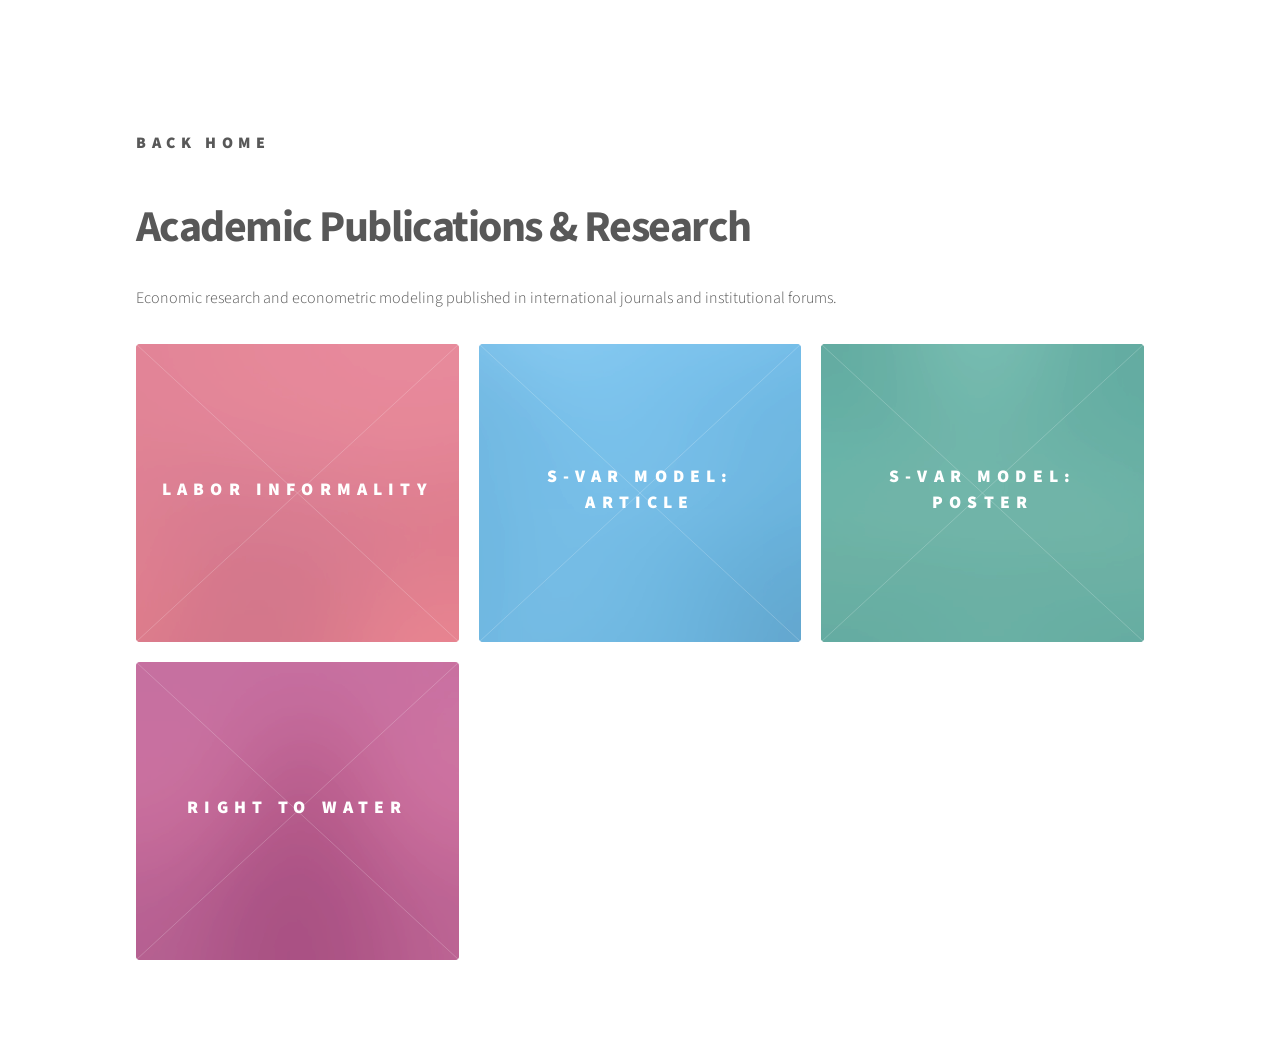
<file: publications.html>
<!DOCTYPE HTML>
<html>

<head>
    <title>Publications | Alexis Sánchez</title>
    <meta charset="utf-8" />
    <meta name="viewport" content="width=device-width, initial-scale=1, user-scalable=no" />
    <link rel="stylesheet" href="assets/css/main.css" />
    <noscript>
        <link rel="stylesheet" href="assets/css/noscript.css" />
    </noscript>
</head>

<body class="is-preload">
    <div id="wrapper">
        <header id="header">
            <div class="inner">
                <a href="index.html" class="logo"><span class="title">Back Home</span></a>
            </div>
        </header>

        <div id="main">
            <div class="inner">
                <header>
                    <h1>Academic Publications & Research</h1>
                    <p>Economic research and econometric modeling published in international journals and institutional
                        forums.</p>
                </header>
                <section class="tiles">
                    <article class="style1">
                        <span class="image"><img src="images/pic01.jpg" alt="" /></span>
                        <a href="https://www.probdes.iiec.unam.mx/index.php/pde/article/view/70253" target="_blank">
                            <h2>Labor Informality</h2>
                            <div class="content">
                                <p>Research on labor conditions inheritance published in Problemas del Desarrollo[cite:
                                    21].</p>
                            </div>
                        </a>
                    </article>
                    <article class="style2">
                        <span class="image"><img src="images/pic02.jpg" alt="" /></span>
                        <a href="https://www.linkedin.com/posts/jesus-alexis-sanchez-moreno-b64694247_un-modelo-s-var-para-el-an%C3%A1lisis-de-la-inflaci%C3%B3n-activity-7124262621406531584-yjbJ"
                            target="_blank">
                            <h2>S-VAR Model: Article</h2>
                            <div class="content">
                                <p>Econometric analysis of inflation dynamics in Mexico (Banxico Challenge)[cite: 22].
                                </p>
                            </div>
                        </a>
                    </article>
                    <article class="style3">
                        <span class="image"><img src="images/pic03.jpg" alt="" /></span>
                        <a href="https://enoan2023.smcca.org.mx/assets/carteles/CE-9_Rosalba_Mercado_Ortiz_etal.pdf"
                            target="_blank">
                            <h2>S-VAR Model: Poster</h2>
                            <div class="content">
                                <p>Visual evidence and research poster presented at SMCCA.</p>
                            </div>
                        </a>
                    </article>
                    <article class="style4">
                        <span class="image"><img src="images/pic04.jpg" alt="" /></span>
                        <a href="https://www.cdhpuebla.org.mx/pdf/Gacetas/2024/Gaceta%20Julio%20-%20Septiembre%202024.pdf"
                            target="_blank">
                            <h2>Right to Water</h2>
                            <div class="content">
                                <p>Critical analysis of economic accessibility in Puebla published in the Human Rights
                                    Gazette[cite: 23].</p>
                            </div>
                        </a>
                    </article>
                </section>
            </div>
        </div>
    </div>

    <script src="assets/js/jquery.min.js"></script>
    <script src="assets/js/browser.min.js"></script>
    <script src="assets/js/breakpoints.min.js"></script>
    <script src="assets/js/util.js"></script>
    <script src="assets/js/main.js"></script>
</body>

</html>
</file>
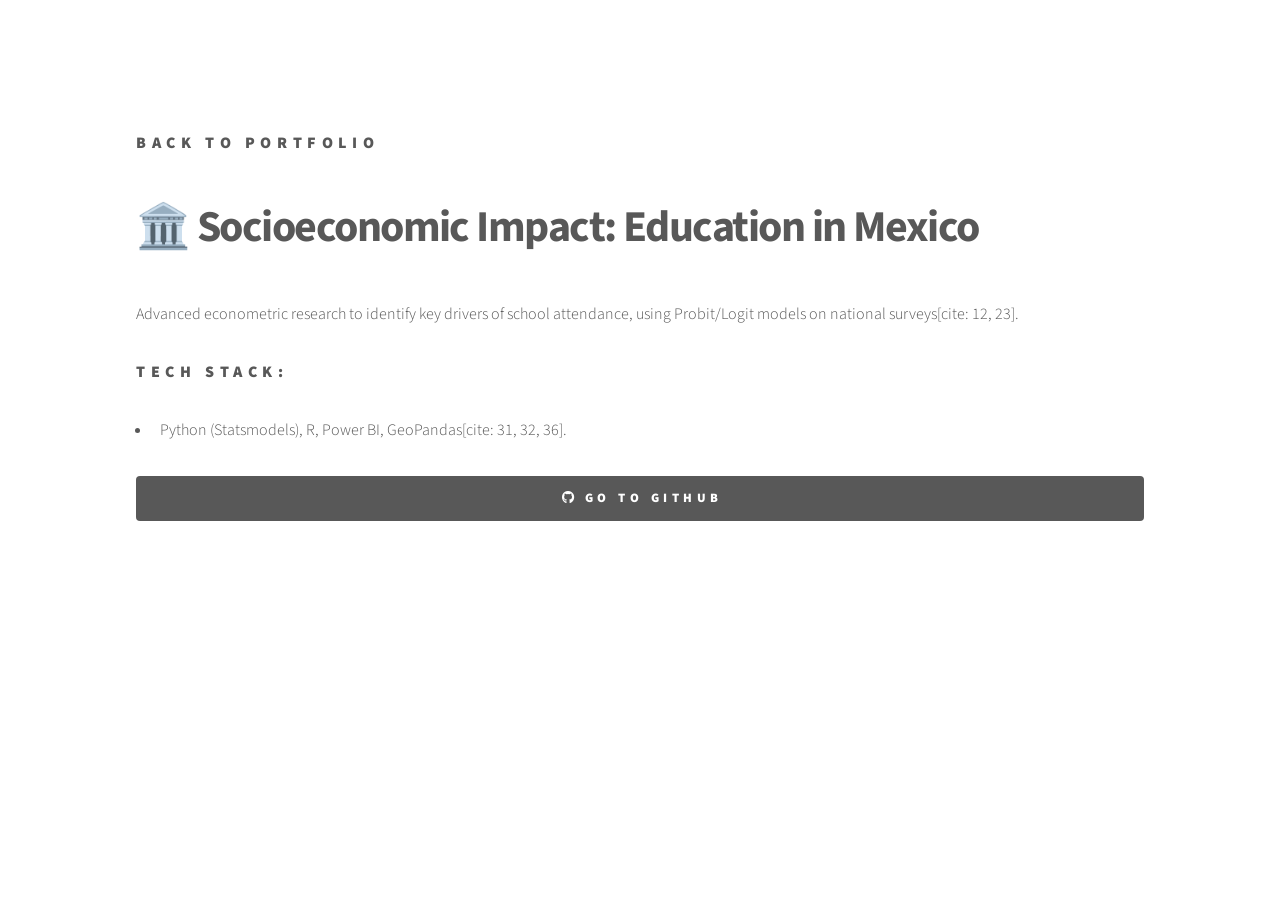
<file: socioeconomic.html>
<!DOCTYPE HTML>
<html>

<head>
    <title>Socioeconomic Impact | Alexis Sánchez</title>
    <meta charset="utf-8" />
    <link rel="stylesheet" href="assets/css/main.css" />
</head>

<body class="is-preload">
    <div id="wrapper">
        <header id="header">
            <div class="inner"><a href="index.html" class="logo"><span class="title">Back to Portfolio</span></a></div>
        </header>
        <div id="main">
            <div class="inner">
                <h1>🏛️ Socioeconomic Impact: Education in Mexico</h1>
                <p>Advanced econometric research to identify key drivers of school attendance, using Probit/Logit models
                    on national surveys[cite: 12, 23].</p>
                <h3>Tech Stack:</h3>
                <ul>
                    <li>Python (Statsmodels), R, Power BI, GeoPandas[cite: 31, 32, 36].</li>
                </ul>
                <ul class="actions fit">
                    <li><a href="#" class="button primary icon brands fa-github">Go to GitHub</a></li>
                </ul>
            </div>
        </div>
    </div>
</body>

</html>
</file>
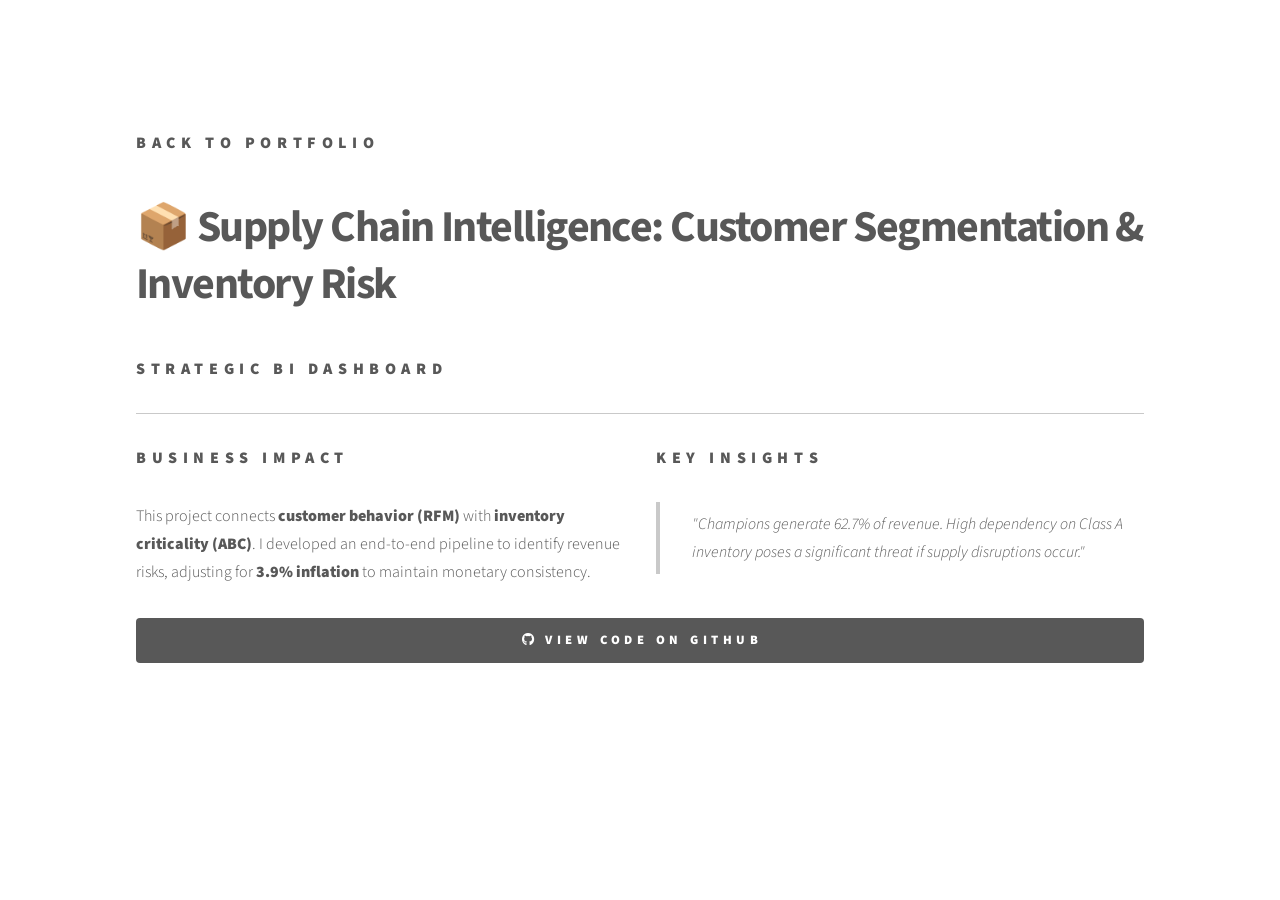
<file: supply_chain.html>
<!DOCTYPE HTML>
<html>

<head>
    <title>Supply Chain Intelligence | Alexis Sánchez</title>
    <meta charset="utf-8" />
    <meta name="viewport" content="width=device-width, initial-scale=1, user-scalable=no" />
    <link rel="stylesheet" href="assets/css/main.css" />
</head>

<body class="is-preload">
    <div id="wrapper">
        <header id="header">
            <div class="inner"><a href="index.html" class="logo"><span class="title">Back to Portfolio</span></a></div>
        </header>
        <div id="main">
            <div class="inner">
                <h1>📦 Supply Chain Intelligence: Customer Segmentation & Inventory Risk</h1>

                <section>
                    <h3>Strategic BI Dashboard</h3>
                    <div class='tableauPlaceholder' id='viz1768353192539' style='position: relative'>
                        <noscript><a href='#'><img alt='Dashboard 1 '
                                    src='https:&#47;&#47;public.tableau.com&#47;static&#47;images&#47;Su&#47;SupplyChainIntelligence&#47;Dashboard1&#47;1_rss.png'
                                    style='border: none' /></a></noscript>
                        <object class='tableauViz' style='display:none;'>
                            <param name='host_url' value='https%3A%2F%2Fpublic.tableau.com%2F' />
                            <param name='embed_code_version' value='3' />
                            <param name='name' value='SupplyChainIntelligence&#47;Dashboard1' />
                            <param name='tabs' value='no' />
                            <param name='toolbar' value='yes' />
                        </object>
                    </div>
                    <script type='text/javascript'>
                        var divElement = document.getElementById('viz1768353192539');
                        var vizElement = divElement.getElementsByTagName('object')[0];
                        vizElement.style.width = '100%'; vizElement.style.height = (divElement.offsetWidth * 0.75) + 'px';
                        var scriptElement = document.createElement('script');
                        scriptElement.src = 'https://public.tableau.com/javascripts/api/viz_v1.js';
                        vizElement.parentNode.insertBefore(scriptElement, vizElement);
                    </script>
                </section>

                <hr />
                <div class="row">
                    <div class="col-6 col-12-medium">
                        <h3>Business Impact</h3>
                        <p>This project connects <b>customer behavior (RFM)</b> with <b>inventory criticality (ABC)</b>.
                            I developed an end-to-end pipeline to identify revenue risks, adjusting for <b>3.9%
                                inflation</b> to maintain monetary consistency.</p>
                    </div>
                    <div class="col-6 col-12-medium">
                        <h3>Key Insights</h3>
                        <blockquote>"Champions generate 62.7% of revenue. High dependency on Class A inventory poses a
                            significant threat if supply disruptions occur."</blockquote>
                    </div>
                </div>

                <ul class="actions fit">
                    <li><a href="https://github.com/JesusSanchezM/1.-Supply-Chain-Intelligence"
                            class="button primary icon brands fa-github">View Code on GitHub</a></li>
                </ul>
            </div>
        </div>
    </div>
    <script src="assets/js/jquery.min.js"></script>
    <script src="assets/js/main.js"></script>
</body>

</html>
</file>
<file: assets/css/noscript.css>
/*
	Phantom by HTML5 UP
	html5up.net | @ajlkn
	Free for personal and commercial use under the CCA 3.0 license (html5up.net/license)
*/

/* Tiles */

	body.is-preload .tiles article {
		-moz-transform: none;
		-webkit-transform: none;
		-ms-transform: none;
		transform: none;
		opacity: 1;
	}
</file>
<file: assets/css/main.css>
@import url(fontawesome-all.min.css);
@import url("https://fonts.googleapis.com/css?family=Source+Sans+Pro:300,700,900");

/*
	Phantom by HTML5 UP
	html5up.net | @ajlkn
	Free for personal and commercial use under the CCA 3.0 license (html5up.net/license)
*/

html, body, div, span, applet, object,
iframe, h1, h2, h3, h4, h5, h6, p, blockquote,
pre, a, abbr, acronym, address, big, cite,
code, del, dfn, em, img, ins, kbd, q, s, samp,
small, strike, strong, sub, sup, tt, var, b,
u, i, center, dl, dt, dd, ol, ul, li, fieldset,
form, label, legend, table, caption, tbody,
tfoot, thead, tr, th, td, article, aside,
canvas, details, embed, figure, figcaption,
footer, header, hgroup, menu, nav, output, ruby,
section, summary, time, mark, audio, video {
	margin: 0;
	padding: 0;
	border: 0;
	font-size: 100%;
	font: inherit;
	vertical-align: baseline;}

article, aside, details, figcaption, figure,
footer, header, hgroup, menu, nav, section {
	display: block;}

body {
	line-height: 1;
}

ol, ul {
	list-style: none;
}

blockquote, q {
	quotes: none;
}

	blockquote:before, blockquote:after, q:before, q:after {
		content: '';
		content: none;
	}

table {
	border-collapse: collapse;
	border-spacing: 0;
}

body {
	-webkit-text-size-adjust: none;
}

mark {
	background-color: transparent;
	color: inherit;
}

input::-moz-focus-inner {
	border: 0;
	padding: 0;
}

input, select, textarea {
	-moz-appearance: none;
	-webkit-appearance: none;
	-ms-appearance: none;
	appearance: none;
}

/* Basic */

	@-ms-viewport {
		width: device-width;
	}

	body {
		-ms-overflow-style: scrollbar;
	}

	@media screen and (max-width: 480px) {

		html, body {
			min-width: 320px;
		}

	}

	html {
		box-sizing: border-box;
	}

	*, *:before, *:after {
		box-sizing: inherit;
	}

	body {
		background: #ffffff;
	}

		body.is-preload *, body.is-preload *:before, body.is-preload *:after {
			-moz-animation: none !important;
			-webkit-animation: none !important;
			-ms-animation: none !important;
			animation: none !important;
			-moz-transition: none !important;
			-webkit-transition: none !important;
			-ms-transition: none !important;
			transition: none !important;
		}

/* Type */

	body, input, select, textarea {
		color: #585858;
		font-family: "Source Sans Pro", Helvetica, sans-serif;
		font-size: 16pt;
		font-weight: 300;
		line-height: 1.75;
	}

		@media screen and (max-width: 1680px) {

			body, input, select, textarea {
				font-size: 14pt;
			}

		}

		@media screen and (max-width: 1280px) {

			body, input, select, textarea {
				font-size: 12pt;
			}

		}

	a {
		-moz-transition: border-bottom-color 0.2s ease, color 0.2s ease;
		-webkit-transition: border-bottom-color 0.2s ease, color 0.2s ease;
		-ms-transition: border-bottom-color 0.2s ease, color 0.2s ease;
		transition: border-bottom-color 0.2s ease, color 0.2s ease;
		text-decoration: none;
		color: #585858;
		border-bottom: dotted 1px rgba(88, 88, 88, 0.5);
	}

		a:hover {
			border-bottom-color: transparent;
			color: #f2849e !important;
		}

	strong, b {
		font-weight: 900;
	}

	em, i {
		font-style: italic;
	}

	p {
		margin: 0 0 2em 0;
	}

	h1 {
		font-size: 2.75em;
		font-weight: 700;
		line-height: 1.3;
		margin: 0 0 1em 0;
		letter-spacing: -0.035em;
	}

		h1 a {
			color: inherit;
		}

		@media screen and (max-width: 736px) {

			h1 {
				font-size: 2em;
				margin: 0 0 1em 0;
			}

		}

		@media screen and (max-width: 360px) {

			h1 {
				font-size: 1.75em;
			}

		}

	h2, h3, h4, h5, h6 {
		font-weight: 900;
		line-height: 1.5;
		margin: 0 0 2em 0;
		text-transform: uppercase;
		letter-spacing: 0.35em;
	}

		h2 a, h3 a, h4 a, h5 a, h6 a {
			color: inherit;
		}

	h2 {
		font-size: 1.1em;
	}

	h3 {
		font-size: 1em;
	}

	h4 {
		font-size: 0.8em;
	}

	h5 {
		font-size: 0.8em;
	}

	h6 {
		font-size: 0.8em;
	}

	@media screen and (max-width: 980px) {

		h1 br, h2 br, h3 br, h4 br, h5 br, h6 br {
			display: none;
		}

	}

	@media screen and (max-width: 736px) {

		h2 {
			font-size: 1em;
		}

		h3 {
			font-size: 0.8em;
		}

	}

	sub {
		font-size: 0.8em;
		position: relative;
		top: 0.5em;
	}

	sup {
		font-size: 0.8em;
		position: relative;
		top: -0.5em;
	}

	blockquote {
		border-left: solid 4px #c9c9c9;
		font-style: italic;
		margin: 0 0 2em 0;
		padding: 0.5em 0 0.5em 2em;
	}

	code {
		background: rgba(144, 144, 144, 0.075);
		border-radius: 4px;
		border: solid 1px #c9c9c9;
		font-family: "Courier New", monospace;
		font-size: 0.9em;
		margin: 0 0.25em;
		padding: 0.25em 0.65em;
	}

	pre {
		-webkit-overflow-scrolling: touch;
		font-family: "Courier New", monospace;
		font-size: 0.9em;
		margin: 0 0 2em 0;
	}

		pre code {
			display: block;
			line-height: 1.75;
			padding: 1em 1.5em;
			overflow-x: auto;
		}

	hr {
		border: 0;
		border-bottom: solid 1px #c9c9c9;
		margin: 2em 0;
	}

		hr.major {
			margin: 3em 0;
		}

	.align-left {
		text-align: left;
	}

	.align-center {
		text-align: center;
	}

	.align-right {
		text-align: right;
	}

/* Row */

	.row {
		display: flex;
		flex-wrap: wrap;
		box-sizing: border-box;
		align-items: stretch;
	}

		.row > * {
			box-sizing: border-box;
		}

		.row.gtr-uniform > * > :last-child {
			margin-bottom: 0;
		}

		.row.aln-left {
			justify-content: flex-start;
		}

		.row.aln-center {
			justify-content: center;
		}

		.row.aln-right {
			justify-content: flex-end;
		}

		.row.aln-top {
			align-items: flex-start;
		}

		.row.aln-middle {
			align-items: center;
		}

		.row.aln-bottom {
			align-items: flex-end;
		}

		.row > .imp {
			order: -1;
		}

		.row > .col-1 {
			width: 8.33333%;
		}

		.row > .off-1 {
			margin-left: 8.33333%;
		}

		.row > .col-2 {
			width: 16.66667%;
		}

		.row > .off-2 {
			margin-left: 16.66667%;
		}

		.row > .col-3 {
			width: 25%;
		}

		.row > .off-3 {
			margin-left: 25%;
		}

		.row > .col-4 {
			width: 33.33333%;
		}

		.row > .off-4 {
			margin-left: 33.33333%;
		}

		.row > .col-5 {
			width: 41.66667%;
		}

		.row > .off-5 {
			margin-left: 41.66667%;
		}

		.row > .col-6 {
			width: 50%;
		}

		.row > .off-6 {
			margin-left: 50%;
		}

		.row > .col-7 {
			width: 58.33333%;
		}

		.row > .off-7 {
			margin-left: 58.33333%;
		}

		.row > .col-8 {
			width: 66.66667%;
		}

		.row > .off-8 {
			margin-left: 66.66667%;
		}

		.row > .col-9 {
			width: 75%;
		}

		.row > .off-9 {
			margin-left: 75%;
		}

		.row > .col-10 {
			width: 83.33333%;
		}

		.row > .off-10 {
			margin-left: 83.33333%;
		}

		.row > .col-11 {
			width: 91.66667%;
		}

		.row > .off-11 {
			margin-left: 91.66667%;
		}

		.row > .col-12 {
			width: 100%;
		}

		.row > .off-12 {
			margin-left: 100%;
		}

		.row.gtr-0 {
			margin-top: 0;
			margin-left: 0em;
		}

			.row.gtr-0 > * {
				padding: 0 0 0 0em;
			}

			.row.gtr-0.gtr-uniform {
				margin-top: 0em;
			}

				.row.gtr-0.gtr-uniform > * {
					padding-top: 0em;
				}

		.row.gtr-25 {
			margin-top: 0;
			margin-left: -0.5em;
		}

			.row.gtr-25 > * {
				padding: 0 0 0 0.5em;
			}

			.row.gtr-25.gtr-uniform {
				margin-top: -0.5em;
			}

				.row.gtr-25.gtr-uniform > * {
					padding-top: 0.5em;
				}

		.row.gtr-50 {
			margin-top: 0;
			margin-left: -1em;
		}

			.row.gtr-50 > * {
				padding: 0 0 0 1em;
			}

			.row.gtr-50.gtr-uniform {
				margin-top: -1em;
			}

				.row.gtr-50.gtr-uniform > * {
					padding-top: 1em;
				}

		.row {
			margin-top: 0;
			margin-left: -2em;
		}

			.row > * {
				padding: 0 0 0 2em;
			}

			.row.gtr-uniform {
				margin-top: -2em;
			}

				.row.gtr-uniform > * {
					padding-top: 2em;
				}

		.row.gtr-150 {
			margin-top: 0;
			margin-left: -3em;
		}

			.row.gtr-150 > * {
				padding: 0 0 0 3em;
			}

			.row.gtr-150.gtr-uniform {
				margin-top: -3em;
			}

				.row.gtr-150.gtr-uniform > * {
					padding-top: 3em;
				}

		.row.gtr-200 {
			margin-top: 0;
			margin-left: -4em;
		}

			.row.gtr-200 > * {
				padding: 0 0 0 4em;
			}

			.row.gtr-200.gtr-uniform {
				margin-top: -4em;
			}

				.row.gtr-200.gtr-uniform > * {
					padding-top: 4em;
				}

		@media screen and (max-width: 1680px) {

			.row {
				display: flex;
				flex-wrap: wrap;
				box-sizing: border-box;
				align-items: stretch;
			}

				.row > * {
					box-sizing: border-box;
				}

				.row.gtr-uniform > * > :last-child {
					margin-bottom: 0;
				}

				.row.aln-left {
					justify-content: flex-start;
				}

				.row.aln-center {
					justify-content: center;
				}

				.row.aln-right {
					justify-content: flex-end;
				}

				.row.aln-top {
					align-items: flex-start;
				}

				.row.aln-middle {
					align-items: center;
				}

				.row.aln-bottom {
					align-items: flex-end;
				}

				.row > .imp-xlarge {
					order: -1;
				}

				.row > .col-1-xlarge {
					width: 8.33333%;
				}

				.row > .off-1-xlarge {
					margin-left: 8.33333%;
				}

				.row > .col-2-xlarge {
					width: 16.66667%;
				}

				.row > .off-2-xlarge {
					margin-left: 16.66667%;
				}

				.row > .col-3-xlarge {
					width: 25%;
				}

				.row > .off-3-xlarge {
					margin-left: 25%;
				}

				.row > .col-4-xlarge {
					width: 33.33333%;
				}

				.row > .off-4-xlarge {
					margin-left: 33.33333%;
				}

				.row > .col-5-xlarge {
					width: 41.66667%;
				}

				.row > .off-5-xlarge {
					margin-left: 41.66667%;
				}

				.row > .col-6-xlarge {
					width: 50%;
				}

				.row > .off-6-xlarge {
					margin-left: 50%;
				}

				.row > .col-7-xlarge {
					width: 58.33333%;
				}

				.row > .off-7-xlarge {
					margin-left: 58.33333%;
				}

				.row > .col-8-xlarge {
					width: 66.66667%;
				}

				.row > .off-8-xlarge {
					margin-left: 66.66667%;
				}

				.row > .col-9-xlarge {
					width: 75%;
				}

				.row > .off-9-xlarge {
					margin-left: 75%;
				}

				.row > .col-10-xlarge {
					width: 83.33333%;
				}

				.row > .off-10-xlarge {
					margin-left: 83.33333%;
				}

				.row > .col-11-xlarge {
					width: 91.66667%;
				}

				.row > .off-11-xlarge {
					margin-left: 91.66667%;
				}

				.row > .col-12-xlarge {
					width: 100%;
				}

				.row > .off-12-xlarge {
					margin-left: 100%;
				}

				.row.gtr-0 {
					margin-top: 0;
					margin-left: 0em;
				}

					.row.gtr-0 > * {
						padding: 0 0 0 0em;
					}

					.row.gtr-0.gtr-uniform {
						margin-top: 0em;
					}

						.row.gtr-0.gtr-uniform > * {
							padding-top: 0em;
						}

				.row.gtr-25 {
					margin-top: 0;
					margin-left: -0.5em;
				}

					.row.gtr-25 > * {
						padding: 0 0 0 0.5em;
					}

					.row.gtr-25.gtr-uniform {
						margin-top: -0.5em;
					}

						.row.gtr-25.gtr-uniform > * {
							padding-top: 0.5em;
						}

				.row.gtr-50 {
					margin-top: 0;
					margin-left: -1em;
				}

					.row.gtr-50 > * {
						padding: 0 0 0 1em;
					}

					.row.gtr-50.gtr-uniform {
						margin-top: -1em;
					}

						.row.gtr-50.gtr-uniform > * {
							padding-top: 1em;
						}

				.row {
					margin-top: 0;
					margin-left: -2em;
				}

					.row > * {
						padding: 0 0 0 2em;
					}

					.row.gtr-uniform {
						margin-top: -2em;
					}

						.row.gtr-uniform > * {
							padding-top: 2em;
						}

				.row.gtr-150 {
					margin-top: 0;
					margin-left: -3em;
				}

					.row.gtr-150 > * {
						padding: 0 0 0 3em;
					}

					.row.gtr-150.gtr-uniform {
						margin-top: -3em;
					}

						.row.gtr-150.gtr-uniform > * {
							padding-top: 3em;
						}

				.row.gtr-200 {
					margin-top: 0;
					margin-left: -4em;
				}

					.row.gtr-200 > * {
						padding: 0 0 0 4em;
					}

					.row.gtr-200.gtr-uniform {
						margin-top: -4em;
					}

						.row.gtr-200.gtr-uniform > * {
							padding-top: 4em;
						}

		}

		@media screen and (max-width: 1280px) {

			.row {
				display: flex;
				flex-wrap: wrap;
				box-sizing: border-box;
				align-items: stretch;
			}

				.row > * {
					box-sizing: border-box;
				}

				.row.gtr-uniform > * > :last-child {
					margin-bottom: 0;
				}

				.row.aln-left {
					justify-content: flex-start;
				}

				.row.aln-center {
					justify-content: center;
				}

				.row.aln-right {
					justify-content: flex-end;
				}

				.row.aln-top {
					align-items: flex-start;
				}

				.row.aln-middle {
					align-items: center;
				}

				.row.aln-bottom {
					align-items: flex-end;
				}

				.row > .imp-large {
					order: -1;
				}

				.row > .col-1-large {
					width: 8.33333%;
				}

				.row > .off-1-large {
					margin-left: 8.33333%;
				}

				.row > .col-2-large {
					width: 16.66667%;
				}

				.row > .off-2-large {
					margin-left: 16.66667%;
				}

				.row > .col-3-large {
					width: 25%;
				}

				.row > .off-3-large {
					margin-left: 25%;
				}

				.row > .col-4-large {
					width: 33.33333%;
				}

				.row > .off-4-large {
					margin-left: 33.33333%;
				}

				.row > .col-5-large {
					width: 41.66667%;
				}

				.row > .off-5-large {
					margin-left: 41.66667%;
				}

				.row > .col-6-large {
					width: 50%;
				}

				.row > .off-6-large {
					margin-left: 50%;
				}

				.row > .col-7-large {
					width: 58.33333%;
				}

				.row > .off-7-large {
					margin-left: 58.33333%;
				}

				.row > .col-8-large {
					width: 66.66667%;
				}

				.row > .off-8-large {
					margin-left: 66.66667%;
				}

				.row > .col-9-large {
					width: 75%;
				}

				.row > .off-9-large {
					margin-left: 75%;
				}

				.row > .col-10-large {
					width: 83.33333%;
				}

				.row > .off-10-large {
					margin-left: 83.33333%;
				}

				.row > .col-11-large {
					width: 91.66667%;
				}

				.row > .off-11-large {
					margin-left: 91.66667%;
				}

				.row > .col-12-large {
					width: 100%;
				}

				.row > .off-12-large {
					margin-left: 100%;
				}

				.row.gtr-0 {
					margin-top: 0;
					margin-left: 0em;
				}

					.row.gtr-0 > * {
						padding: 0 0 0 0em;
					}

					.row.gtr-0.gtr-uniform {
						margin-top: 0em;
					}

						.row.gtr-0.gtr-uniform > * {
							padding-top: 0em;
						}

				.row.gtr-25 {
					margin-top: 0;
					margin-left: -0.5em;
				}

					.row.gtr-25 > * {
						padding: 0 0 0 0.5em;
					}

					.row.gtr-25.gtr-uniform {
						margin-top: -0.5em;
					}

						.row.gtr-25.gtr-uniform > * {
							padding-top: 0.5em;
						}

				.row.gtr-50 {
					margin-top: 0;
					margin-left: -1em;
				}

					.row.gtr-50 > * {
						padding: 0 0 0 1em;
					}

					.row.gtr-50.gtr-uniform {
						margin-top: -1em;
					}

						.row.gtr-50.gtr-uniform > * {
							padding-top: 1em;
						}

				.row {
					margin-top: 0;
					margin-left: -2em;
				}

					.row > * {
						padding: 0 0 0 2em;
					}

					.row.gtr-uniform {
						margin-top: -2em;
					}

						.row.gtr-uniform > * {
							padding-top: 2em;
						}

				.row.gtr-150 {
					margin-top: 0;
					margin-left: -3em;
				}

					.row.gtr-150 > * {
						padding: 0 0 0 3em;
					}

					.row.gtr-150.gtr-uniform {
						margin-top: -3em;
					}

						.row.gtr-150.gtr-uniform > * {
							padding-top: 3em;
						}

				.row.gtr-200 {
					margin-top: 0;
					margin-left: -4em;
				}

					.row.gtr-200 > * {
						padding: 0 0 0 4em;
					}

					.row.gtr-200.gtr-uniform {
						margin-top: -4em;
					}

						.row.gtr-200.gtr-uniform > * {
							padding-top: 4em;
						}

		}

		@media screen and (max-width: 980px) {

			.row {
				display: flex;
				flex-wrap: wrap;
				box-sizing: border-box;
				align-items: stretch;
			}

				.row > * {
					box-sizing: border-box;
				}

				.row.gtr-uniform > * > :last-child {
					margin-bottom: 0;
				}

				.row.aln-left {
					justify-content: flex-start;
				}

				.row.aln-center {
					justify-content: center;
				}

				.row.aln-right {
					justify-content: flex-end;
				}

				.row.aln-top {
					align-items: flex-start;
				}

				.row.aln-middle {
					align-items: center;
				}

				.row.aln-bottom {
					align-items: flex-end;
				}

				.row > .imp-medium {
					order: -1;
				}

				.row > .col-1-medium {
					width: 8.33333%;
				}

				.row > .off-1-medium {
					margin-left: 8.33333%;
				}

				.row > .col-2-medium {
					width: 16.66667%;
				}

				.row > .off-2-medium {
					margin-left: 16.66667%;
				}

				.row > .col-3-medium {
					width: 25%;
				}

				.row > .off-3-medium {
					margin-left: 25%;
				}

				.row > .col-4-medium {
					width: 33.33333%;
				}

				.row > .off-4-medium {
					margin-left: 33.33333%;
				}

				.row > .col-5-medium {
					width: 41.66667%;
				}

				.row > .off-5-medium {
					margin-left: 41.66667%;
				}

				.row > .col-6-medium {
					width: 50%;
				}

				.row > .off-6-medium {
					margin-left: 50%;
				}

				.row > .col-7-medium {
					width: 58.33333%;
				}

				.row > .off-7-medium {
					margin-left: 58.33333%;
				}

				.row > .col-8-medium {
					width: 66.66667%;
				}

				.row > .off-8-medium {
					margin-left: 66.66667%;
				}

				.row > .col-9-medium {
					width: 75%;
				}

				.row > .off-9-medium {
					margin-left: 75%;
				}

				.row > .col-10-medium {
					width: 83.33333%;
				}

				.row > .off-10-medium {
					margin-left: 83.33333%;
				}

				.row > .col-11-medium {
					width: 91.66667%;
				}

				.row > .off-11-medium {
					margin-left: 91.66667%;
				}

				.row > .col-12-medium {
					width: 100%;
				}

				.row > .off-12-medium {
					margin-left: 100%;
				}

				.row.gtr-0 {
					margin-top: 0;
					margin-left: 0em;
				}

					.row.gtr-0 > * {
						padding: 0 0 0 0em;
					}

					.row.gtr-0.gtr-uniform {
						margin-top: 0em;
					}

						.row.gtr-0.gtr-uniform > * {
							padding-top: 0em;
						}

				.row.gtr-25 {
					margin-top: 0;
					margin-left: -0.375em;
				}

					.row.gtr-25 > * {
						padding: 0 0 0 0.375em;
					}

					.row.gtr-25.gtr-uniform {
						margin-top: -0.375em;
					}

						.row.gtr-25.gtr-uniform > * {
							padding-top: 0.375em;
						}

				.row.gtr-50 {
					margin-top: 0;
					margin-left: -0.75em;
				}

					.row.gtr-50 > * {
						padding: 0 0 0 0.75em;
					}

					.row.gtr-50.gtr-uniform {
						margin-top: -0.75em;
					}

						.row.gtr-50.gtr-uniform > * {
							padding-top: 0.75em;
						}

				.row {
					margin-top: 0;
					margin-left: -1.5em;
				}

					.row > * {
						padding: 0 0 0 1.5em;
					}

					.row.gtr-uniform {
						margin-top: -1.5em;
					}

						.row.gtr-uniform > * {
							padding-top: 1.5em;
						}

				.row.gtr-150 {
					margin-top: 0;
					margin-left: -2.25em;
				}

					.row.gtr-150 > * {
						padding: 0 0 0 2.25em;
					}

					.row.gtr-150.gtr-uniform {
						margin-top: -2.25em;
					}

						.row.gtr-150.gtr-uniform > * {
							padding-top: 2.25em;
						}

				.row.gtr-200 {
					margin-top: 0;
					margin-left: -3em;
				}

					.row.gtr-200 > * {
						padding: 0 0 0 3em;
					}

					.row.gtr-200.gtr-uniform {
						margin-top: -3em;
					}

						.row.gtr-200.gtr-uniform > * {
							padding-top: 3em;
						}

		}

		@media screen and (max-width: 736px) {

			.row {
				display: flex;
				flex-wrap: wrap;
				box-sizing: border-box;
				align-items: stretch;
			}

				.row > * {
					box-sizing: border-box;
				}

				.row.gtr-uniform > * > :last-child {
					margin-bottom: 0;
				}

				.row.aln-left {
					justify-content: flex-start;
				}

				.row.aln-center {
					justify-content: center;
				}

				.row.aln-right {
					justify-content: flex-end;
				}

				.row.aln-top {
					align-items: flex-start;
				}

				.row.aln-middle {
					align-items: center;
				}

				.row.aln-bottom {
					align-items: flex-end;
				}

				.row > .imp-small {
					order: -1;
				}

				.row > .col-1-small {
					width: 8.33333%;
				}

				.row > .off-1-small {
					margin-left: 8.33333%;
				}

				.row > .col-2-small {
					width: 16.66667%;
				}

				.row > .off-2-small {
					margin-left: 16.66667%;
				}

				.row > .col-3-small {
					width: 25%;
				}

				.row > .off-3-small {
					margin-left: 25%;
				}

				.row > .col-4-small {
					width: 33.33333%;
				}

				.row > .off-4-small {
					margin-left: 33.33333%;
				}

				.row > .col-5-small {
					width: 41.66667%;
				}

				.row > .off-5-small {
					margin-left: 41.66667%;
				}

				.row > .col-6-small {
					width: 50%;
				}

				.row > .off-6-small {
					margin-left: 50%;
				}

				.row > .col-7-small {
					width: 58.33333%;
				}

				.row > .off-7-small {
					margin-left: 58.33333%;
				}

				.row > .col-8-small {
					width: 66.66667%;
				}

				.row > .off-8-small {
					margin-left: 66.66667%;
				}

				.row > .col-9-small {
					width: 75%;
				}

				.row > .off-9-small {
					margin-left: 75%;
				}

				.row > .col-10-small {
					width: 83.33333%;
				}

				.row > .off-10-small {
					margin-left: 83.33333%;
				}

				.row > .col-11-small {
					width: 91.66667%;
				}

				.row > .off-11-small {
					margin-left: 91.66667%;
				}

				.row > .col-12-small {
					width: 100%;
				}

				.row > .off-12-small {
					margin-left: 100%;
				}

				.row.gtr-0 {
					margin-top: 0;
					margin-left: 0em;
				}

					.row.gtr-0 > * {
						padding: 0 0 0 0em;
					}

					.row.gtr-0.gtr-uniform {
						margin-top: 0em;
					}

						.row.gtr-0.gtr-uniform > * {
							padding-top: 0em;
						}

				.row.gtr-25 {
					margin-top: 0;
					margin-left: -0.25em;
				}

					.row.gtr-25 > * {
						padding: 0 0 0 0.25em;
					}

					.row.gtr-25.gtr-uniform {
						margin-top: -0.25em;
					}

						.row.gtr-25.gtr-uniform > * {
							padding-top: 0.25em;
						}

				.row.gtr-50 {
					margin-top: 0;
					margin-left: -0.5em;
				}

					.row.gtr-50 > * {
						padding: 0 0 0 0.5em;
					}

					.row.gtr-50.gtr-uniform {
						margin-top: -0.5em;
					}

						.row.gtr-50.gtr-uniform > * {
							padding-top: 0.5em;
						}

				.row {
					margin-top: 0;
					margin-left: -1em;
				}

					.row > * {
						padding: 0 0 0 1em;
					}

					.row.gtr-uniform {
						margin-top: -1em;
					}

						.row.gtr-uniform > * {
							padding-top: 1em;
						}

				.row.gtr-150 {
					margin-top: 0;
					margin-left: -1.5em;
				}

					.row.gtr-150 > * {
						padding: 0 0 0 1.5em;
					}

					.row.gtr-150.gtr-uniform {
						margin-top: -1.5em;
					}

						.row.gtr-150.gtr-uniform > * {
							padding-top: 1.5em;
						}

				.row.gtr-200 {
					margin-top: 0;
					margin-left: -2em;
				}

					.row.gtr-200 > * {
						padding: 0 0 0 2em;
					}

					.row.gtr-200.gtr-uniform {
						margin-top: -2em;
					}

						.row.gtr-200.gtr-uniform > * {
							padding-top: 2em;
						}

		}

		@media screen and (max-width: 480px) {

			.row {
				display: flex;
				flex-wrap: wrap;
				box-sizing: border-box;
				align-items: stretch;
			}

				.row > * {
					box-sizing: border-box;
				}

				.row.gtr-uniform > * > :last-child {
					margin-bottom: 0;
				}

				.row.aln-left {
					justify-content: flex-start;
				}

				.row.aln-center {
					justify-content: center;
				}

				.row.aln-right {
					justify-content: flex-end;
				}

				.row.aln-top {
					align-items: flex-start;
				}

				.row.aln-middle {
					align-items: center;
				}

				.row.aln-bottom {
					align-items: flex-end;
				}

				.row > .imp-xsmall {
					order: -1;
				}

				.row > .col-1-xsmall {
					width: 8.33333%;
				}

				.row > .off-1-xsmall {
					margin-left: 8.33333%;
				}

				.row > .col-2-xsmall {
					width: 16.66667%;
				}

				.row > .off-2-xsmall {
					margin-left: 16.66667%;
				}

				.row > .col-3-xsmall {
					width: 25%;
				}

				.row > .off-3-xsmall {
					margin-left: 25%;
				}

				.row > .col-4-xsmall {
					width: 33.33333%;
				}

				.row > .off-4-xsmall {
					margin-left: 33.33333%;
				}

				.row > .col-5-xsmall {
					width: 41.66667%;
				}

				.row > .off-5-xsmall {
					margin-left: 41.66667%;
				}

				.row > .col-6-xsmall {
					width: 50%;
				}

				.row > .off-6-xsmall {
					margin-left: 50%;
				}

				.row > .col-7-xsmall {
					width: 58.33333%;
				}

				.row > .off-7-xsmall {
					margin-left: 58.33333%;
				}

				.row > .col-8-xsmall {
					width: 66.66667%;
				}

				.row > .off-8-xsmall {
					margin-left: 66.66667%;
				}

				.row > .col-9-xsmall {
					width: 75%;
				}

				.row > .off-9-xsmall {
					margin-left: 75%;
				}

				.row > .col-10-xsmall {
					width: 83.33333%;
				}

				.row > .off-10-xsmall {
					margin-left: 83.33333%;
				}

				.row > .col-11-xsmall {
					width: 91.66667%;
				}

				.row > .off-11-xsmall {
					margin-left: 91.66667%;
				}

				.row > .col-12-xsmall {
					width: 100%;
				}

				.row > .off-12-xsmall {
					margin-left: 100%;
				}

				.row.gtr-0 {
					margin-top: 0;
					margin-left: 0em;
				}

					.row.gtr-0 > * {
						padding: 0 0 0 0em;
					}

					.row.gtr-0.gtr-uniform {
						margin-top: 0em;
					}

						.row.gtr-0.gtr-uniform > * {
							padding-top: 0em;
						}

				.row.gtr-25 {
					margin-top: 0;
					margin-left: -0.25em;
				}

					.row.gtr-25 > * {
						padding: 0 0 0 0.25em;
					}

					.row.gtr-25.gtr-uniform {
						margin-top: -0.25em;
					}

						.row.gtr-25.gtr-uniform > * {
							padding-top: 0.25em;
						}

				.row.gtr-50 {
					margin-top: 0;
					margin-left: -0.5em;
				}

					.row.gtr-50 > * {
						padding: 0 0 0 0.5em;
					}

					.row.gtr-50.gtr-uniform {
						margin-top: -0.5em;
					}

						.row.gtr-50.gtr-uniform > * {
							padding-top: 0.5em;
						}

				.row {
					margin-top: 0;
					margin-left: -1em;
				}

					.row > * {
						padding: 0 0 0 1em;
					}

					.row.gtr-uniform {
						margin-top: -1em;
					}

						.row.gtr-uniform > * {
							padding-top: 1em;
						}

				.row.gtr-150 {
					margin-top: 0;
					margin-left: -1.5em;
				}

					.row.gtr-150 > * {
						padding: 0 0 0 1.5em;
					}

					.row.gtr-150.gtr-uniform {
						margin-top: -1.5em;
					}

						.row.gtr-150.gtr-uniform > * {
							padding-top: 1.5em;
						}

				.row.gtr-200 {
					margin-top: 0;
					margin-left: -2em;
				}

					.row.gtr-200 > * {
						padding: 0 0 0 2em;
					}

					.row.gtr-200.gtr-uniform {
						margin-top: -2em;
					}

						.row.gtr-200.gtr-uniform > * {
							padding-top: 2em;
						}

		}

/* Section/Article */

	section.special, article.special {
		text-align: center;
	}

	header p {
		margin-top: -1em;
	}

	@media screen and (max-width: 736px) {

		header p {
			margin-top: 0;
		}

	}

/* Icon */

	.icon {
		text-decoration: none;
		border-bottom: none;
		position: relative;
	}

		.icon:before {
			-moz-osx-font-smoothing: grayscale;
			-webkit-font-smoothing: antialiased;
			display: inline-block;
			font-style: normal;
			font-variant: normal;
			text-rendering: auto;
			line-height: 1;
			text-transform: none !important;
			font-family: 'Font Awesome 5 Free';
			font-weight: 400;
		}

		.icon > .label {
			display: none;
		}

		.icon:before {
			line-height: inherit;
		}

		.icon.solid:before {
			font-weight: 900;
		}

		.icon.brands:before {
			font-family: 'Font Awesome 5 Brands';
		}

		.icon.style2 {
			-moz-transition: background-color 0.2s ease-in-out, color 0.2s ease-in-out, border-color 0.2s ease-in-out;
			-webkit-transition: background-color 0.2s ease-in-out, color 0.2s ease-in-out, border-color 0.2s ease-in-out;
			-ms-transition: background-color 0.2s ease-in-out, color 0.2s ease-in-out, border-color 0.2s ease-in-out;
			transition: background-color 0.2s ease-in-out, color 0.2s ease-in-out, border-color 0.2s ease-in-out;
			background-color: transparent;
			border: solid 1px #c9c9c9;
			border-radius: 4px;
			width: 2.65em;
			height: 2.65em;
			display: inline-block;
			text-align: center;
			line-height: 2.65em;
			color: inherit;
		}

			.icon.style2:before {
				font-size: 1.1em;
			}

			.icon.style2:hover {
				color: #f2849e;
				border-color: #f2849e;
			}

			.icon.style2:active {
				background-color: rgba(242, 132, 158, 0.1);
			}

/* List */

	ol {
		list-style: decimal;
		margin: 0 0 2em 0;
		padding-left: 1.25em;
	}

		ol li {
			padding-left: 0.25em;
		}

	ul {
		list-style: disc;
		margin: 0 0 2em 0;
		padding-left: 1em;
	}

		ul li {
			padding-left: 0.5em;
		}

		ul.alt {
			list-style: none;
			padding-left: 0;
		}

			ul.alt li {
				border-top: solid 1px #c9c9c9;
				padding: 0.5em 0;
			}

				ul.alt li:first-child {
					border-top: 0;
					padding-top: 0;
				}

	dl {
		margin: 0 0 2em 0;
	}

		dl dt {
			display: block;
			font-weight: 900;
			margin: 0 0 1em 0;
		}

		dl dd {
			margin-left: 2em;
		}

/* Actions */

	ul.actions {
		display: -moz-flex;
		display: -webkit-flex;
		display: -ms-flex;
		display: flex;
		cursor: default;
		list-style: none;
		margin-left: -1em;
		padding-left: 0;
	}

		ul.actions li {
			padding: 0 0 0 1em;
			vertical-align: middle;
		}

		ul.actions.special {
			-moz-justify-content: center;
			-webkit-justify-content: center;
			-ms-justify-content: center;
			justify-content: center;
			width: 100%;
			margin-left: 0;
		}

			ul.actions.special li:first-child {
				padding-left: 0;
			}

		ul.actions.stacked {
			-moz-flex-direction: column;
			-webkit-flex-direction: column;
			-ms-flex-direction: column;
			flex-direction: column;
			margin-left: 0;
		}

			ul.actions.stacked li {
				padding: 1.3em 0 0 0;
			}

				ul.actions.stacked li:first-child {
					padding-top: 0;
				}

		ul.actions.fit {
			width: calc(100% + 1em);
		}

			ul.actions.fit li {
				-moz-flex-grow: 1;
				-webkit-flex-grow: 1;
				-ms-flex-grow: 1;
				flex-grow: 1;
				-moz-flex-shrink: 1;
				-webkit-flex-shrink: 1;
				-ms-flex-shrink: 1;
				flex-shrink: 1;
				width: 100%;
			}

				ul.actions.fit li > * {
					width: 100%;
				}

			ul.actions.fit.stacked {
				width: 100%;
			}

		@media screen and (max-width: 480px) {

			ul.actions:not(.fixed) {
				-moz-flex-direction: column;
				-webkit-flex-direction: column;
				-ms-flex-direction: column;
				flex-direction: column;
				margin-left: 0;
				width: 100% !important;
			}

				ul.actions:not(.fixed) li {
					-moz-flex-grow: 1;
					-webkit-flex-grow: 1;
					-ms-flex-grow: 1;
					flex-grow: 1;
					-moz-flex-shrink: 1;
					-webkit-flex-shrink: 1;
					-ms-flex-shrink: 1;
					flex-shrink: 1;
					padding: 1em 0 0 0;
					text-align: center;
					width: 100%;
				}

					ul.actions:not(.fixed) li > * {
						width: 100%;
					}

					ul.actions:not(.fixed) li:first-child {
						padding-top: 0;
					}

					ul.actions:not(.fixed) li input[type="submit"],
					ul.actions:not(.fixed) li input[type="reset"],
					ul.actions:not(.fixed) li input[type="button"],
					ul.actions:not(.fixed) li button,
					ul.actions:not(.fixed) li .button {
						width: 100%;
					}

						ul.actions:not(.fixed) li input[type="submit"].icon:before,
						ul.actions:not(.fixed) li input[type="reset"].icon:before,
						ul.actions:not(.fixed) li input[type="button"].icon:before,
						ul.actions:not(.fixed) li button.icon:before,
						ul.actions:not(.fixed) li .button.icon:before {
							margin-left: -0.5rem;
						}

		}

/* Icons */

	ul.icons {
		cursor: default;
		list-style: none;
		padding-left: 0;
		margin: -1em 0 2em -1em;
	}

		ul.icons li {
			display: inline-block;
			padding: 1em 0 0 1em;
		}

/* Form */

	form {
		margin: 0 0 2em 0;
		overflow-x: hidden;
	}

		form > :last-child {
			margin-bottom: 0;
		}

		form > .fields {
			display: -moz-flex;
			display: -webkit-flex;
			display: -ms-flex;
			display: flex;
			-moz-flex-wrap: wrap;
			-webkit-flex-wrap: wrap;
			-ms-flex-wrap: wrap;
			flex-wrap: wrap;
			width: calc(100% + 3em);
			margin: -1.5em 0 2em -1.5em;
		}

			form > .fields > .field {
				-moz-flex-grow: 0;
				-webkit-flex-grow: 0;
				-ms-flex-grow: 0;
				flex-grow: 0;
				-moz-flex-shrink: 0;
				-webkit-flex-shrink: 0;
				-ms-flex-shrink: 0;
				flex-shrink: 0;
				padding: 1.5em 0 0 1.5em;
				width: calc(100% - 1.5em);
			}

				form > .fields > .field.half {
					width: calc(50% - 0.75em);
				}

				form > .fields > .field.third {
					width: calc(100%/3 - 0.5em);
				}

				form > .fields > .field.quarter {
					width: calc(25% - 0.375em);
				}

		@media screen and (max-width: 480px) {

			form > .fields {
				width: calc(100% + 3em);
				margin: -1.5em 0 2em -1.5em;
			}

				form > .fields > .field {
					padding: 1.5em 0 0 1.5em;
					width: calc(100% - 1.5em);
				}

					form > .fields > .field.half {
						width: calc(100% - 1.5em);
					}

					form > .fields > .field.third {
						width: calc(100% - 1.5em);
					}

					form > .fields > .field.quarter {
						width: calc(100% - 1.5em);
					}

		}

	label {
		display: block;
		font-size: 0.9em;
		font-weight: 900;
		margin: 0 0 1em 0;
	}

	input[type="text"],
	input[type="password"],
	input[type="email"],
	input[type="tel"],
	select,
	textarea {
		-moz-appearance: none;
		-webkit-appearance: none;
		-ms-appearance: none;
		appearance: none;
		background-color: transparent;
		border: none;
		border-radius: 0;
		border-bottom: solid 1px #c9c9c9;
		color: inherit;
		display: block;
		outline: 0;
		padding: 0;
		text-decoration: none;
		width: 100%;
	}

		input[type="text"]:invalid,
		input[type="password"]:invalid,
		input[type="email"]:invalid,
		input[type="tel"]:invalid,
		select:invalid,
		textarea:invalid {
			box-shadow: none;
		}

		input[type="text"]:focus,
		input[type="password"]:focus,
		input[type="email"]:focus,
		input[type="tel"]:focus,
		select:focus,
		textarea:focus {
			border-bottom-color: #f2849e;
			box-shadow: inset 0 -1px 0 0 #f2849e;
		}

	select {
		background-image: url("data:image/svg+xml;charset=utf8,%3Csvg xmlns='http://www.w3.org/2000/svg' width='40' height='40' preserveAspectRatio='none' viewBox='0 0 40 40'%3E%3Cpath d='M9.4,12.3l10.4,10.4l10.4-10.4c0.2-0.2,0.5-0.4,0.9-0.4c0.3,0,0.6,0.1,0.9,0.4l3.3,3.3c0.2,0.2,0.4,0.5,0.4,0.9 c0,0.4-0.1,0.6-0.4,0.9L20.7,31.9c-0.2,0.2-0.5,0.4-0.9,0.4c-0.3,0-0.6-0.1-0.9-0.4L4.3,17.3c-0.2-0.2-0.4-0.5-0.4-0.9 c0-0.4,0.1-0.6,0.4-0.9l3.3-3.3c0.2-0.2,0.5-0.4,0.9-0.4S9.1,12.1,9.4,12.3z' fill='%23c9c9c9' /%3E%3C/svg%3E");
		background-size: 1.25rem;
		background-repeat: no-repeat;
		background-position: calc(100% - 1rem) center;
		height: 3em;
		padding-right: 3em;
		text-overflow: ellipsis;
	}

		select option {
			background: #ffffff;
		}

		select:focus::-ms-value {
			background-color: transparent;
		}

		select::-ms-expand {
			display: none;
		}

	input[type="text"],
	input[type="password"],
	input[type="email"],
	select {
		height: 3em;
	}

	textarea {
		padding: 0;
		min-height: 3.75em;
	}

	input[type="checkbox"],
	input[type="radio"] {
		-moz-appearance: none;
		-webkit-appearance: none;
		-ms-appearance: none;
		appearance: none;
		display: block;
		float: left;
		margin-right: -2em;
		opacity: 0;
		width: 1em;
		z-index: -1;
	}

		input[type="checkbox"] + label,
		input[type="radio"] + label {
			text-decoration: none;
			color: #585858;
			cursor: pointer;
			display: inline-block;
			font-size: 1em;
			font-weight: 300;
			padding-left: 2.55em;
			padding-right: 0.75em;
			position: relative;
		}

			input[type="checkbox"] + label:before,
			input[type="radio"] + label:before {
				-moz-osx-font-smoothing: grayscale;
				-webkit-font-smoothing: antialiased;
				display: inline-block;
				font-style: normal;
				font-variant: normal;
				text-rendering: auto;
				line-height: 1;
				text-transform: none !important;
				font-family: 'Font Awesome 5 Free';
				font-weight: 900;
			}

			input[type="checkbox"] + label:before,
			input[type="radio"] + label:before {
				border-radius: 4px;
				border: solid 1px #c9c9c9;
				content: '';
				display: inline-block;
				font-size: 0.8em;
				height: 2.25em;
				left: 0;
				line-height: 2.25em;
				position: absolute;
				text-align: center;
				top: 0;
				width: 2.25em;
			}

		input[type="checkbox"]:checked + label:before,
		input[type="radio"]:checked + label:before {
			background: #585858;
			border-color: #585858;
			color: #ffffff;
			content: '\f00c';
		}

		input[type="checkbox"]:focus + label:before,
		input[type="radio"]:focus + label:before {
			border-color: #f2849e;
			box-shadow: 0 0 0 1px #f2849e;
		}

	input[type="checkbox"] + label:before {
		border-radius: 4px;
	}

	input[type="radio"] + label:before {
		border-radius: 100%;
	}

/* Box */

	.box {
		border-radius: 4px;
		border: solid 1px #c9c9c9;
		margin-bottom: 2em;
		padding: 1.5em;
	}

		.box > :last-child,
		.box > :last-child > :last-child,
		.box > :last-child > :last-child > :last-child {
			margin-bottom: 0;
		}

		.box.alt {
			border: 0;
			border-radius: 0;
			padding: 0;
		}

/* Image */

	.image {
		border-radius: 4px;
		border: 0;
		display: inline-block;
		position: relative;
	}

		.image img {
			border-radius: 4px;
			display: block;
		}

		.image.left, .image.right {
			max-width: 40%;
		}

			.image.left img, .image.right img {
				width: 100%;
			}

		.image.left {
			float: left;
			padding: 0 1.5em 1em 0;
			top: 0.25em;
		}

		.image.right {
			float: right;
			padding: 0 0 1em 1.5em;
			top: 0.25em;
		}

		.image.fit {
			display: block;
			margin: 0 0 2em 0;
			width: 100%;
		}

			.image.fit img {
				width: 100%;
			}

		.image.main {
			display: block;
			margin: 0 0 3em 0;
			width: 100%;
		}

			.image.main img {
				width: 100%;
			}

			@media screen and (max-width: 736px) {

				.image.main {
					margin: 0 0 2em 0;
				}

			}

/* Table */

	.table-wrapper {
		-webkit-overflow-scrolling: touch;
		overflow-x: auto;
	}

	table {
		margin: 0 0 2em 0;
		width: 100%;
	}

		table tbody tr {
			border: solid 1px #c9c9c9;
			border-left: 0;
			border-right: 0;
		}

			table tbody tr:nth-child(2n + 1) {
				background-color: rgba(144, 144, 144, 0.075);
			}

		table td {
			padding: 0.75em 0.75em;
		}

		table th {
			font-size: 0.9em;
			font-weight: 900;
			padding: 0 0.75em 0.75em 0.75em;
			text-align: left;
		}

		table thead {
			border-bottom: solid 2px #c9c9c9;
		}

		table tfoot {
			border-top: solid 2px #c9c9c9;
		}

		table.alt {
			border-collapse: separate;
		}

			table.alt tbody tr td {
				border: solid 1px #c9c9c9;
				border-left-width: 0;
				border-top-width: 0;
			}

				table.alt tbody tr td:first-child {
					border-left-width: 1px;
				}

			table.alt tbody tr:first-child td {
				border-top-width: 1px;
			}

			table.alt thead {
				border-bottom: 0;
			}

			table.alt tfoot {
				border-top: 0;
			}

/* Button */

	input[type="submit"],
	input[type="reset"],
	input[type="button"],
	button,
	.button {
		-moz-appearance: none;
		-webkit-appearance: none;
		-ms-appearance: none;
		appearance: none;
		-moz-transition: background-color 0.2s ease-in-out, color 0.2s ease-in-out, box-shadow 0.2s ease-in-out;
		-webkit-transition: background-color 0.2s ease-in-out, color 0.2s ease-in-out, box-shadow 0.2s ease-in-out;
		-ms-transition: background-color 0.2s ease-in-out, color 0.2s ease-in-out, box-shadow 0.2s ease-in-out;
		transition: background-color 0.2s ease-in-out, color 0.2s ease-in-out, box-shadow 0.2s ease-in-out;
		background-color: transparent;
		border-radius: 4px;
		border: 0;
		box-shadow: inset 0 0 0 2px #585858;
		color: #585858 !important;
		cursor: pointer;
		display: inline-block;
		font-size: 0.8em;
		font-weight: 900;
		height: 3.5em;
		letter-spacing: 0.35em;
		line-height: 3.45em;
		overflow: hidden;
		padding: 0 1.25em 0 1.6em;
		text-align: center;
		text-decoration: none;
		text-overflow: ellipsis;
		text-transform: uppercase;
		white-space: nowrap;
	}

		input[type="submit"].icon:before,
		input[type="reset"].icon:before,
		input[type="button"].icon:before,
		button.icon:before,
		.button.icon:before {
			margin-right: 0.5em;
		}

		input[type="submit"].fit,
		input[type="reset"].fit,
		input[type="button"].fit,
		button.fit,
		.button.fit {
			width: 100%;
		}

		input[type="submit"]:hover,
		input[type="reset"]:hover,
		input[type="button"]:hover,
		button:hover,
		.button:hover {
			color: #f2849e !important;
			box-shadow: inset 0 0 0 2px #f2849e;
		}

		input[type="submit"]:active,
		input[type="reset"]:active,
		input[type="button"]:active,
		button:active,
		.button:active {
			background-color: rgba(242, 132, 158, 0.1);
		}

		input[type="submit"].small,
		input[type="reset"].small,
		input[type="button"].small,
		button.small,
		.button.small {
			font-size: 0.6em;
		}

		input[type="submit"].large,
		input[type="reset"].large,
		input[type="button"].large,
		button.large,
		.button.large {
			font-size: 1em;
		}

		input[type="submit"].primary,
		input[type="reset"].primary,
		input[type="button"].primary,
		button.primary,
		.button.primary {
			box-shadow: none;
			background-color: #585858;
			color: #ffffff !important;
		}

			input[type="submit"].primary:hover,
			input[type="reset"].primary:hover,
			input[type="button"].primary:hover,
			button.primary:hover,
			.button.primary:hover {
				background-color: #f2849e;
			}

			input[type="submit"].primary:active,
			input[type="reset"].primary:active,
			input[type="button"].primary:active,
			button.primary:active,
			.button.primary:active {
				background-color: #ee5f81;
			}

		input[type="submit"].disabled, input[type="submit"]:disabled,
		input[type="reset"].disabled,
		input[type="reset"]:disabled,
		input[type="button"].disabled,
		input[type="button"]:disabled,
		button.disabled,
		button:disabled,
		.button.disabled,
		.button:disabled {
			pointer-events: none;
			opacity: 0.25;
		}

/* Tiles */

	.tiles {
		display: -moz-flex;
		display: -webkit-flex;
		display: -ms-flex;
		display: flex;
		-moz-flex-wrap: wrap;
		-webkit-flex-wrap: wrap;
		-ms-flex-wrap: wrap;
		flex-wrap: wrap;
		postiion: relative;
		margin: -2.5em 0 0 -2.5em;
	}

		.tiles article {
			-moz-transition: -moz-transform 0.5s ease, opacity 0.5s ease;
			-webkit-transition: -webkit-transform 0.5s ease, opacity 0.5s ease;
			-ms-transition: -ms-transform 0.5s ease, opacity 0.5s ease;
			transition: transform 0.5s ease, opacity 0.5s ease;
			position: relative;
			width: calc(33.33333% - 2.5em);
			margin: 2.5em 0 0 2.5em;
		}

			.tiles article > .image {
				-moz-transition: -moz-transform 0.5s ease;
				-webkit-transition: -webkit-transform 0.5s ease;
				-ms-transition: -ms-transform 0.5s ease;
				transition: transform 0.5s ease;
				position: relative;
				display: block;
				width: 100%;
				border-radius: 4px;
				overflow: hidden;
			}

				.tiles article > .image img {
					display: block;
					width: 100%;
				}

				.tiles article > .image:before {
					pointer-events: none;
					-moz-transition: background-color 0.5s ease, opacity 0.5s ease;
					-webkit-transition: background-color 0.5s ease, opacity 0.5s ease;
					-ms-transition: background-color 0.5s ease, opacity 0.5s ease;
					transition: background-color 0.5s ease, opacity 0.5s ease;
					content: '';
					display: block;
					position: absolute;
					top: 0;
					left: 0;
					width: 100%;
					height: 100%;
					opacity: 1.0;
					z-index: 1;
					opacity: 0.8;
				}

				.tiles article > .image:after {
					pointer-events: none;
					-moz-transition: opacity 0.5s ease;
					-webkit-transition: opacity 0.5s ease;
					-ms-transition: opacity 0.5s ease;
					transition: opacity 0.5s ease;
					content: '';
					display: block;
					position: absolute;
					top: 0;
					left: 0;
					width: 100%;
					height: 100%;
					background-image: url("data:image/svg+xml;charset=utf8,%3Csvg xmlns='http://www.w3.org/2000/svg' width='100' height='100' viewBox='0 0 100 100' preserveAspectRatio='none'%3E%3Cstyle%3Eline %7B stroke-width: 0.25px%3B stroke: %23ffffff%3B %7D%3C/style%3E%3Cline x1='0' y1='0' x2='100' y2='100' /%3E%3Cline x1='100' y1='0' x2='0' y2='100' /%3E%3C/svg%3E");
					background-position: center;
					background-repeat: no-repeat;
					background-size: 100% 100%;
					opacity: 0.25;
					z-index: 2;
				}

			.tiles article > a {
				display: -moz-flex;
				display: -webkit-flex;
				display: -ms-flex;
				display: flex;
				-moz-flex-direction: column;
				-webkit-flex-direction: column;
				-ms-flex-direction: column;
				flex-direction: column;
				-moz-align-items: center;
				-webkit-align-items: center;
				-ms-align-items: center;
				align-items: center;
				-moz-justify-content: center;
				-webkit-justify-content: center;
				-ms-justify-content: center;
				justify-content: center;
				-moz-transition: background-color 0.5s ease, -moz-transform 0.5s ease;
				-webkit-transition: background-color 0.5s ease, -webkit-transform 0.5s ease;
				-ms-transition: background-color 0.5s ease, -ms-transform 0.5s ease;
				transition: background-color 0.5s ease, transform 0.5s ease;
				position: absolute;
				top: 0;
				left: 0;
				width: 100%;
				height: 100%;
				padding: 1em;
				border-radius: 4px;
				border-bottom: 0;
				color: #ffffff;
				text-align: center;
				text-decoration: none;
				z-index: 3;
			}

				.tiles article > a > :last-child {
					margin: 0;
				}

				.tiles article > a:hover {
					color: #ffffff !important;
				}

				.tiles article > a h2 {
					margin: 0;
				}

				.tiles article > a .content {
					-moz-transition: max-height 0.5s ease, opacity 0.5s ease;
					-webkit-transition: max-height 0.5s ease, opacity 0.5s ease;
					-ms-transition: max-height 0.5s ease, opacity 0.5s ease;
					transition: max-height 0.5s ease, opacity 0.5s ease;
					width: 100%;
					max-height: 0;
					line-height: 1.5;
					margin-top: 0.35em;
					opacity: 0;
				}

					.tiles article > a .content > :last-child {
						margin-bottom: 0;
					}

			.tiles article.style1 > .image:before {
				background-color: #f2849e;
			}

			.tiles article.style2 > .image:before {
				background-color: #7ecaf6;
			}

			.tiles article.style3 > .image:before {
				background-color: #7bd0c1;
			}

			.tiles article.style4 > .image:before {
				background-color: #c75b9b;
			}

			.tiles article.style5 > .image:before {
				background-color: #ae85ca;
			}

			.tiles article.style6 > .image:before {
				background-color: #8499e7;
			}

			body:not(.is-touch) .tiles article:hover > .image {
				-moz-transform: scale(1.1);
				-webkit-transform: scale(1.1);
				-ms-transform: scale(1.1);
				transform: scale(1.1);
			}

				body:not(.is-touch) .tiles article:hover > .image:before {
					background-color: #333333;
					opacity: 0.35;
				}

				body:not(.is-touch) .tiles article:hover > .image:after {
					opacity: 0;
				}

			body:not(.is-touch) .tiles article:hover .content {
				max-height: 15em;
				opacity: 1;
			}

		* + .tiles {
			margin-top: 2em;
		}

		body.is-preload .tiles article {
			-moz-transform: scale(0.9);
			-webkit-transform: scale(0.9);
			-ms-transform: scale(0.9);
			transform: scale(0.9);
			opacity: 0;
		}

		body.is-touch .tiles article .content {
			max-height: 15em;
			opacity: 1;
		}

		@media screen and (max-width: 1280px) {

			.tiles {
				margin: -1.25em 0 0 -1.25em;
			}

				.tiles article {
					width: calc(33.33333% - 1.25em);
					margin: 1.25em 0 0 1.25em;
				}

		}

		@media screen and (max-width: 980px) {

			.tiles {
				margin: -2.5em 0 0 -2.5em;
			}

				.tiles article {
					width: calc(50% - 2.5em);
					margin: 2.5em 0 0 2.5em;
				}

		}

		@media screen and (max-width: 736px) {

			.tiles {
				margin: -1.25em 0 0 -1.25em;
			}

				.tiles article {
					width: calc(50% - 1.25em);
					margin: 1.25em 0 0 1.25em;
				}

					.tiles article:hover > .image {
						-moz-transform: scale(1.0);
						-webkit-transform: scale(1.0);
						-ms-transform: scale(1.0);
						transform: scale(1.0);
					}

		}

		@media screen and (max-width: 480px) {

			.tiles {
				margin: 0;
			}

				.tiles article {
					width: 100%;
					margin: 1.25em 0 0 0;
				}

		}

/* Header */

	#header {
		padding: 8em 0 0.1em 0 ;
	}

		#header .logo {
			display: block;
			border-bottom: 0;
			color: inherit;
			font-weight: 900;
			letter-spacing: 0.35em;
			margin: 0 0 2.5em 0;
			text-decoration: none;
			text-transform: uppercase;
			display: inline-block;
		}

			#header .logo > * {
				display: inline-block;
				vertical-align: middle;
			}

			#header .logo .symbol {
				margin-right: 0.65em;
			}

				#header .logo .symbol img {
					display: block;
					width: 2em;
					height: 2em;
				}

		#header nav {
			position: fixed;
			right: 2em;
			top: 2em;
			z-index: 10000;
		}

			#header nav ul {
				display: -moz-flex;
				display: -webkit-flex;
				display: -ms-flex;
				display: flex;
				-moz-align-items: center;
				-webkit-align-items: center;
				-ms-align-items: center;
				align-items: center;
				list-style: none;
				margin: 0;
				padding: 0;
			}

				#header nav ul li {
					display: block;
					padding: 0;
				}

					#header nav ul li a {
						display: block;
						position: relative;
						height: 3em;
						line-height: 3em;
						padding: 0 1.5em;
						background-color: rgba(255, 255, 255, 0.5);
						border-radius: 4px;
						border: 0;
						font-size: 0.8em;
						font-weight: 900;
						letter-spacing: 0.35em;
						text-transform: uppercase;
					}

					#header nav ul li a[href="#menu"] {
						-webkit-tap-highlight-color: transparent;
						width: 4em;
						text-indent: 4em;
						font-size: 1em;
						overflow: hidden;
						padding: 0;
						white-space: nowrap;
					}

						#header nav ul li a[href="#menu"]:before, #header nav ul li a[href="#menu"]:after {
							-moz-transition: opacity 0.2s ease;
							-webkit-transition: opacity 0.2s ease;
							-ms-transition: opacity 0.2s ease;
							transition: opacity 0.2s ease;
							content: '';
							display: block;
							position: absolute;
							top: 0;
							left: 0;
							width: 100%;
							height: 100%;
							background-position: center;
							background-repeat: no-repeat;
							background-size: 2em 2em;
						}

						#header nav ul li a[href="#menu"]:before {
							background-image: url("data:image/svg+xml;charset=utf8,%3Csvg xmlns='http://www.w3.org/2000/svg' width='100' height='100' viewBox='0 0 100 100' preserveAspectRatio='none'%3E%3Cstyle%3Eline %7B stroke-width: 8px%3B stroke: %23f2849e%3B %7D%3C/style%3E%3Cline x1='0' y1='25' x2='100' y2='25' /%3E%3Cline x1='0' y1='50' x2='100' y2='50' /%3E%3Cline x1='0' y1='75' x2='100' y2='75' /%3E%3C/svg%3E");
							opacity: 0;
						}

						#header nav ul li a[href="#menu"]:after {
							background-image: url("data:image/svg+xml;charset=utf8,%3Csvg xmlns='http://www.w3.org/2000/svg' width='100' height='100' viewBox='0 0 100 100' preserveAspectRatio='none'%3E%3Cstyle%3Eline %7B stroke-width: 8px%3B stroke: %23585858%3B %7D%3C/style%3E%3Cline x1='0' y1='25' x2='100' y2='25' /%3E%3Cline x1='0' y1='50' x2='100' y2='50' /%3E%3Cline x1='0' y1='75' x2='100' y2='75' /%3E%3C/svg%3E");
							opacity: 1;
						}

						#header nav ul li a[href="#menu"]:hover:before {
							opacity: 1;
						}

						#header nav ul li a[href="#menu"]:hover:after {
							opacity: 0;
						}

		@media screen and (max-width: 736px) {

			#header {
				padding: 4em 0 0.1em 0 ;
			}

				#header nav {
					right: 0.5em;
					top: 0.5em;
				}

					#header nav ul li a[href="#menu"]:before, #header nav ul li a[href="#menu"]:after {
						background-size: 1.5em 1.5em;
					}

		}

/* Menu */

	#wrapper {
		-moz-transition: opacity 0.45s ease;
		-webkit-transition: opacity 0.45s ease;
		-ms-transition: opacity 0.45s ease;
		transition: opacity 0.45s ease;
		opacity: 1;
	}

	#menu {
		-moz-transform: translateX(22em);
		-webkit-transform: translateX(22em);
		-ms-transform: translateX(22em);
		transform: translateX(22em);
		-moz-transition: -moz-transform 0.45s ease, visibility 0.45s;
		-webkit-transition: -webkit-transform 0.45s ease, visibility 0.45s;
		-ms-transition: -ms-transform 0.45s ease, visibility 0.45s;
		transition: transform 0.45s ease, visibility 0.45s;
		position: fixed;
		top: 0;
		right: 0;
		width: 22em;
		max-width: 80%;
		height: 100%;
		-webkit-overflow-scrolling: touch;
		background: #585858;
		color: #ffffff;
		cursor: default;
		visibility: hidden;
		z-index: 10002;
	}

		#menu > .inner {
			-moz-transition: opacity 0.45s ease;
			-webkit-transition: opacity 0.45s ease;
			-ms-transition: opacity 0.45s ease;
			transition: opacity 0.45s ease;
			-webkit-overflow-scrolling: touch;
			position: absolute;
			top: 0;
			left: 0;
			width: 100%;
			height: 100%;
			padding: 2.75em;
			opacity: 0;
			overflow-y: auto;
		}

			#menu > .inner > ul {
				list-style: none;
				margin: 0 0 1em 0;
				padding: 0;
			}

				#menu > .inner > ul > li {
					padding: 0;
					border-top: solid 1px rgba(255, 255, 255, 0.15);
				}

					#menu > .inner > ul > li a {
						display: block;
						padding: 1em 0;
						line-height: 1.5;
						border: 0;
						color: inherit;
					}

					#menu > .inner > ul > li:first-child {
						border-top: 0;
						margin-top: -1em;
					}

		#menu > .close {
			-moz-transition: opacity 0.45s ease, -moz-transform 0.45s ease;
			-webkit-transition: opacity 0.45s ease, -webkit-transform 0.45s ease;
			-ms-transition: opacity 0.45s ease, -ms-transform 0.45s ease;
			transition: opacity 0.45s ease, transform 0.45s ease;
			-moz-transform: scale(0.25) rotate(180deg);
			-webkit-transform: scale(0.25) rotate(180deg);
			-ms-transform: scale(0.25) rotate(180deg);
			transform: scale(0.25) rotate(180deg);
			-webkit-tap-highlight-color: transparent;
			display: block;
			position: absolute;
			top: 2em;
			left: -6em;
			width: 6em;
			text-indent: 6em;
			height: 3em;
			border: 0;
			font-size: 1em;
			opacity: 0;
			overflow: hidden;
			padding: 0;
			white-space: nowrap;
		}

			#menu > .close:before, #menu > .close:after {
				-moz-transition: opacity 0.2s ease;
				-webkit-transition: opacity 0.2s ease;
				-ms-transition: opacity 0.2s ease;
				transition: opacity 0.2s ease;
				content: '';
				display: block;
				position: absolute;
				top: 0;
				left: 0;
				width: 100%;
				height: 100%;
				background-position: center;
				background-repeat: no-repeat;
				background-size: 2em 2em;
			}

			#menu > .close:before {
				background-image: url("data:image/svg+xml;charset=utf8,%3Csvg xmlns='http://www.w3.org/2000/svg' width='100' height='100' viewBox='0 0 100 100' preserveAspectRatio='none'%3E%3Cstyle%3Eline %7B stroke-width: 8px%3B stroke: %23f2849e%3B %7D%3C/style%3E%3Cline x1='15' y1='15' x2='85' y2='85' /%3E%3Cline x1='85' y1='15' x2='15' y2='85' /%3E%3C/svg%3E");
				opacity: 0;
			}

			#menu > .close:after {
				background-image: url("data:image/svg+xml;charset=utf8,%3Csvg xmlns='http://www.w3.org/2000/svg' width='100' height='100' viewBox='0 0 100 100' preserveAspectRatio='none'%3E%3Cstyle%3Eline %7B stroke-width: 8px%3B stroke: %23585858%3B %7D%3C/style%3E%3Cline x1='15' y1='15' x2='85' y2='85' /%3E%3Cline x1='85' y1='15' x2='15' y2='85' /%3E%3C/svg%3E");
				opacity: 1;
			}

			#menu > .close:hover:before {
				opacity: 1;
			}

			#menu > .close:hover:after {
				opacity: 0;
			}

		@media screen and (max-width: 736px) {

			#menu {
				-moz-transform: translateX(16.5em);
				-webkit-transform: translateX(16.5em);
				-ms-transform: translateX(16.5em);
				transform: translateX(16.5em);
				width: 16.5em;
			}

				#menu > .inner {
					padding: 2.75em 1.5em;
				}

				#menu > .close {
					top: 0.5em;
					left: -4.25em;
					width: 4.25em;
					text-indent: 4.25em;
				}

					#menu > .close:before, #menu > .close:after {
						background-size: 1.5em 1.5em;
					}

		}

	body.is-menu-visible #wrapper {
		pointer-events: none;
		cursor: default;
		opacity: 0.25;
	}

	body.is-menu-visible #menu {
		-moz-transform: translateX(0);
		-webkit-transform: translateX(0);
		-ms-transform: translateX(0);
		transform: translateX(0);
		visibility: visible;
	}

		body.is-menu-visible #menu > * {
			opacity: 1;
		}

		body.is-menu-visible #menu .close {
			-moz-transform: scale(1.0) rotate(0deg);
			-webkit-transform: scale(1.0) rotate(0deg);
			-ms-transform: scale(1.0) rotate(0deg);
			transform: scale(1.0) rotate(0deg);
			opacity: 1;
		}

/* Main */

	#main {
		padding: 0em 0 6em 0 ;
	}

		@media screen and (max-width: 736px) {

			#main {
				padding: 0em 0 4em 0 ;
			}

		}

/* Footer */

	#footer {
		padding: 5em 0 6em 0 ;
		background-color: #f6f6f6;
	}

		#footer > .inner {
			display: -moz-flex;
			display: -webkit-flex;
			display: -ms-flex;
			display: flex;
			-moz-flex-wrap: wrap;
			-webkit-flex-wrap: wrap;
			-ms-flex-wrap: wrap;
			flex-wrap: wrap;
			-moz-flex-direction: row;
			-webkit-flex-direction: row;
			-ms-flex-direction: row;
			flex-direction: row;
		}

			#footer > .inner > * > :last-child {
				margin-bottom: 0;
			}

			#footer > .inner section:nth-child(1) {
				width: calc(66% - 2.5em);
				margin-right: 2.5em;
			}

			#footer > .inner section:nth-child(2) {
				width: calc(33% - 2.5em);
				margin-left: 2.5em;
			}

			#footer > .inner .copyright {
				width: 100%;
				padding: 0;
				margin-top: 5em;
				list-style: none;
				font-size: 0.8em;
				color: rgba(88, 88, 88, 0.5);
			}

				#footer > .inner .copyright a {
					color: inherit;
				}

				#footer > .inner .copyright li {
					display: inline-block;
					border-left: solid 1px rgba(88, 88, 88, 0.15);
					line-height: 1;
					padding: 0 0 0 1em;
					margin: 0 0 0 1em;
				}

					#footer > .inner .copyright li:first-child {
						border-left: 0;
						padding-left: 0;
						margin-left: 0;
					}

		@media screen and (max-width: 1280px) {

			#footer {
				padding: 5em 0 3em 0 ;
			}

				#footer > .inner section:nth-child(1) {
					width: calc(66% - 1.25em);
					margin-right: 1.25em;
				}

				#footer > .inner section:nth-child(2) {
					width: calc(33% - 1.25em);
					margin-left: 1.25em;
				}

		}

		@media screen and (max-width: 980px) {

			#footer > .inner section:nth-child(1) {
				width: 66%;
				margin-right: 0;
			}

			#footer > .inner section:nth-child(2) {
				width: calc(33% - 2.5em);
				margin-left: 2.5em;
			}

		}

		@media screen and (max-width: 736px) {

			#footer {
				padding: 3em 0 1em 0 ;
			}

				#footer > .inner {
					-moz-flex-direction: column;
					-webkit-flex-direction: column;
					-ms-flex-direction: column;
					flex-direction: column;
				}

					#footer > .inner section:nth-child(1) {
						width: 100%;
						margin-right: 0;
						margin: 3em 0 0 0;
					}

					#footer > .inner section:nth-child(2) {
						-moz-order: -1;
						-webkit-order: -1;
						-ms-order: -1;
						order: -1;
						width: 100%;
						margin-left: 0;
					}

					#footer > .inner .copyright {
						margin-top: 3em;
					}

		}

		@media screen and (max-width: 480px) {

			#footer > .inner .copyright {
				margin-top: 3em;
			}

				#footer > .inner .copyright li {
					border-left: 0;
					padding-left: 0;
					margin: 0.75em 0 0 0;
					display: block;
					line-height: inherit;
				}

					#footer > .inner .copyright li:first-child {
						margin-top: 0;
					}

		}

/* Wrapper */

	#wrapper > * > .inner {
		width: 100%;
		max-width: 68em;
		margin: 0 auto;
		padding: 0 2.5em;
	}

		@media screen and (max-width: 736px) {

			#wrapper > * > .inner {
				padding: 0 1.25em;
			}

		}


/* ==========================================
   Certificates page only - Estilo Mejorado
========================================== */

/* 1. Suavizamos las esquinas y añadimos profundidad al recuadro completo */
.certificate-tiles article {
    border-radius: 12px;
    overflow: hidden;
    box-shadow: 0 4px 15px rgba(0, 0, 0, 0.05); /* Sombra muy sutil por defecto */
    transition: transform 0.3s ease, box-shadow 0.3s ease;
}

/* 2. Efecto de elevación (flotar) al pasar el mouse */
.certificate-tiles article:hover {
    transform: translateY(-5px);
    box-shadow: 0 12px 30px rgba(0, 0, 0, 0.15); /* Sombra más fuerte al interactuar */
}

/* 3. Ajuste del fondo y espacio para que el logo respire */
.certificate-tiles article .image {
    height: 240px; /* Un poco más de altura */
    background: #ffffff; 
    display: flex;
    justify-content: center;
    align-items: center;
    padding: 35px; /* Más espacio para que los logos no se sientan apretados contra los bordes */
}

/* 4. Estilo del logo con una animación más natural */
.certificate-tiles article .image img {
    width: 100%;
    height: 100%;
    object-fit: contain;
    object-position: center;
    display: block;
    transition: transform 0.5s cubic-bezier(0.25, 1, 0.5, 1); /* Animación elástica y fluida */
    filter: drop-shadow(0px 4px 6px rgba(0,0,0,0.08)); /* Da un poco de volumen al logo mismo */
}

/* 5. Zoom suave al logo al pasar el mouse */
.certificate-tiles article:hover .image img {
    transform: scale(1.08);
}

/* 6. Hacer que todo el recuadro sea un enlace clickeable */
.certificate-tiles article {
    position: relative; /* Asegura que la capa invisible no se salga de la tarjeta */
}

.certificate-tiles article a::after {
    content: "";
    position: absolute;
    top: 0;
    left: 0;
    right: 0;
    bottom: 0;
    z-index: 10; /* Coloca la capa invisible por encima de la imagen y el fondo */
}
</file>
